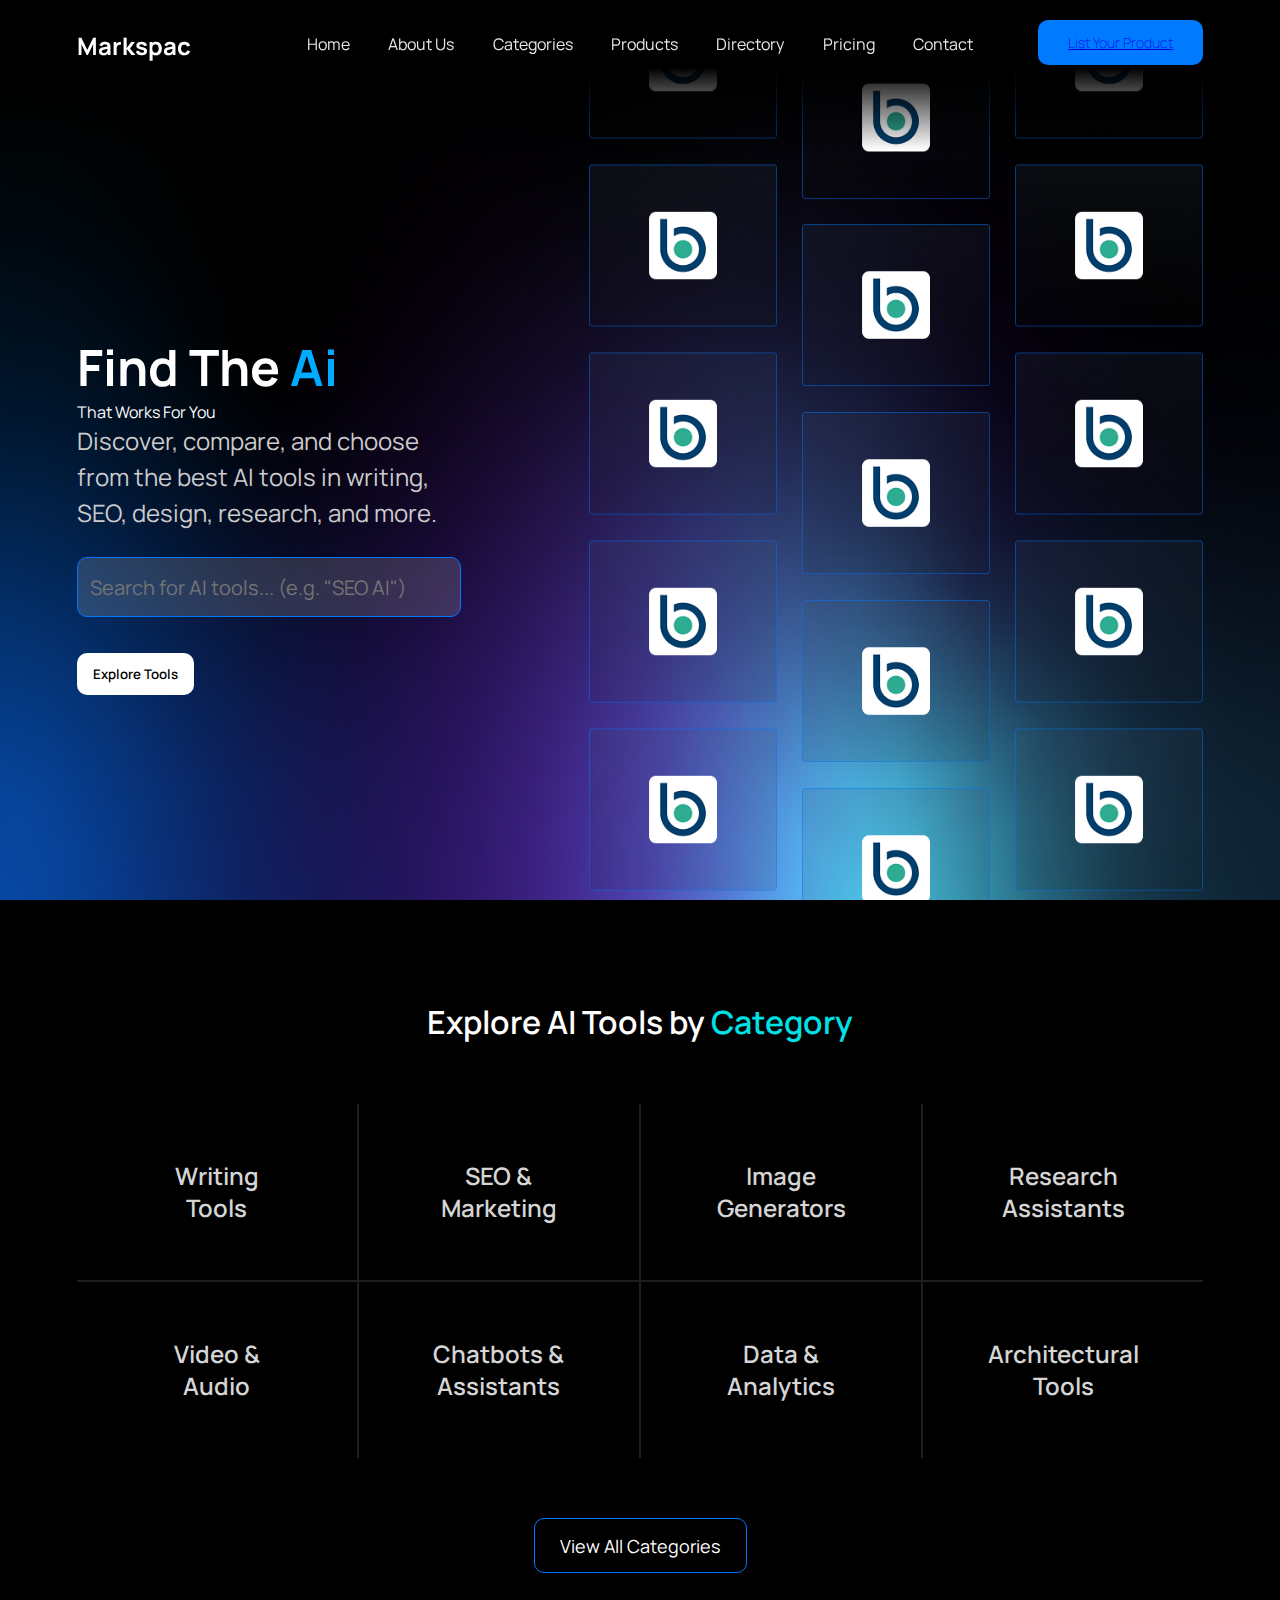
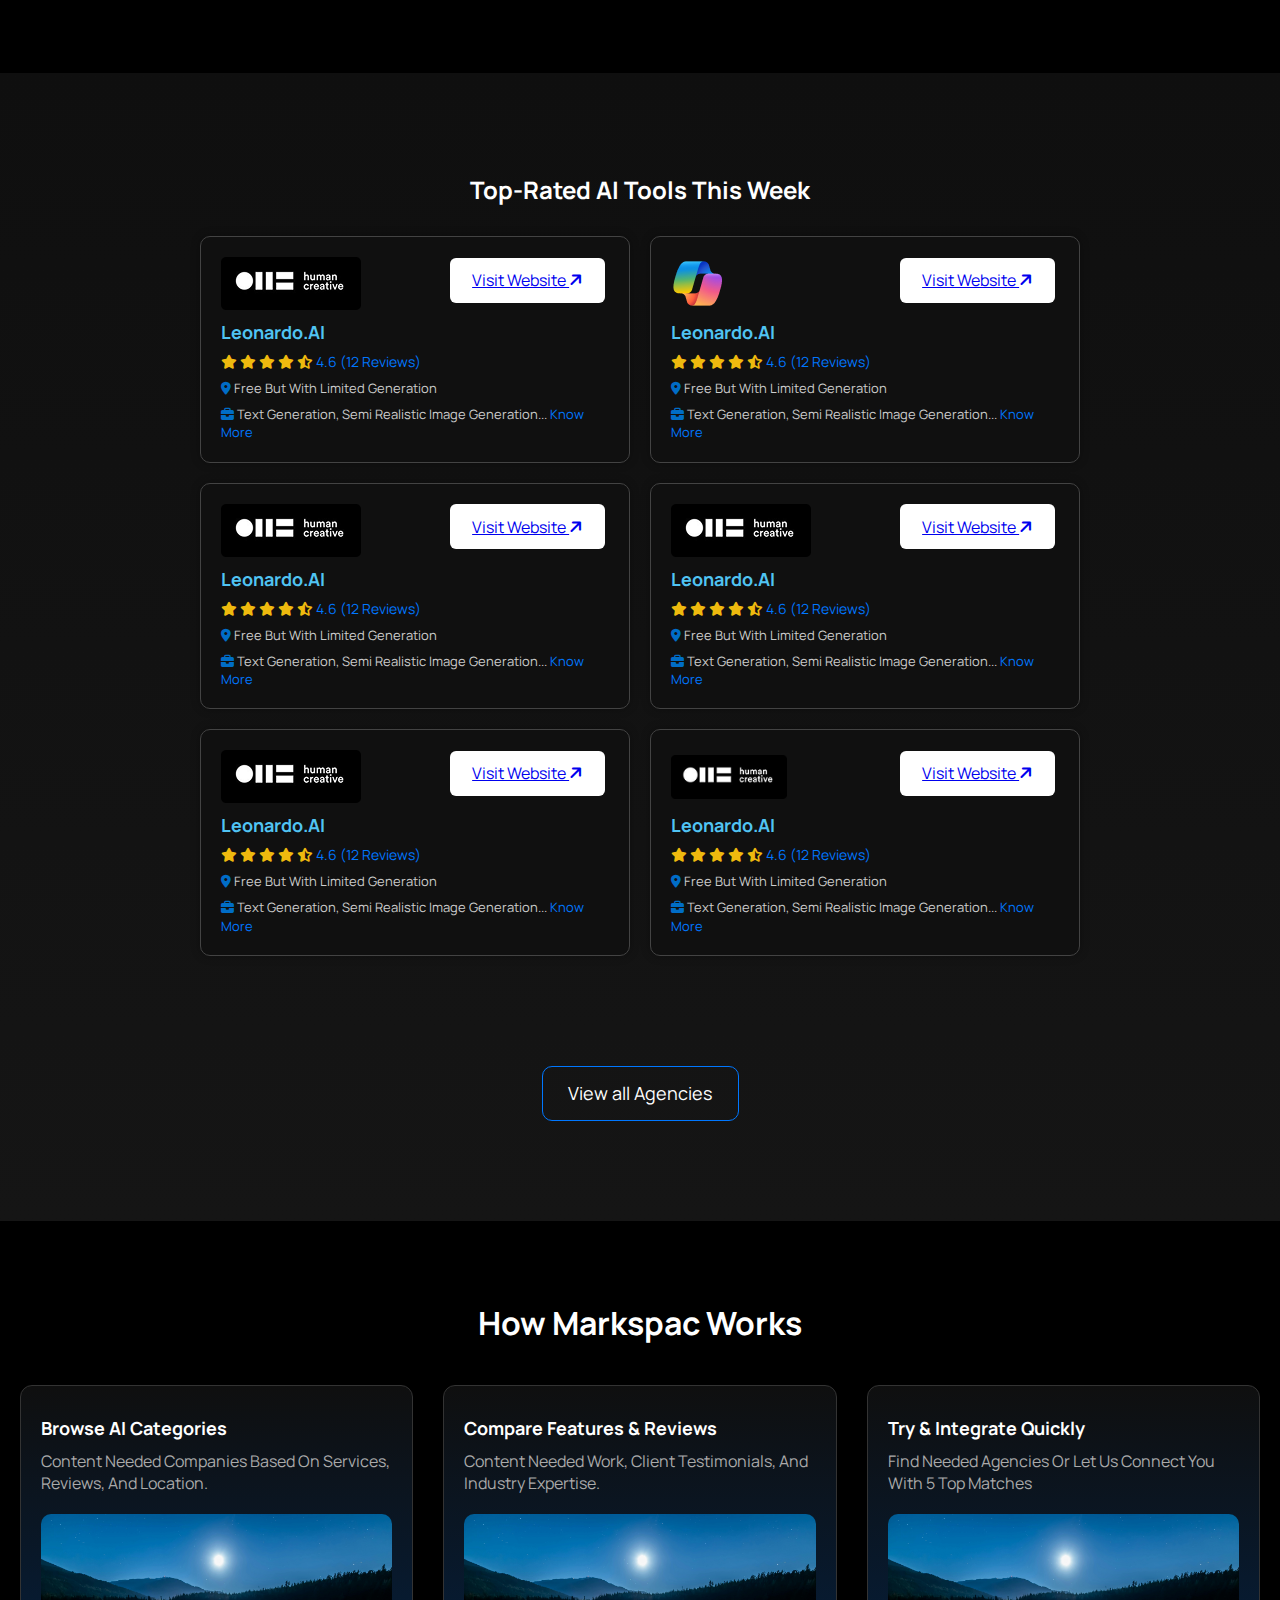
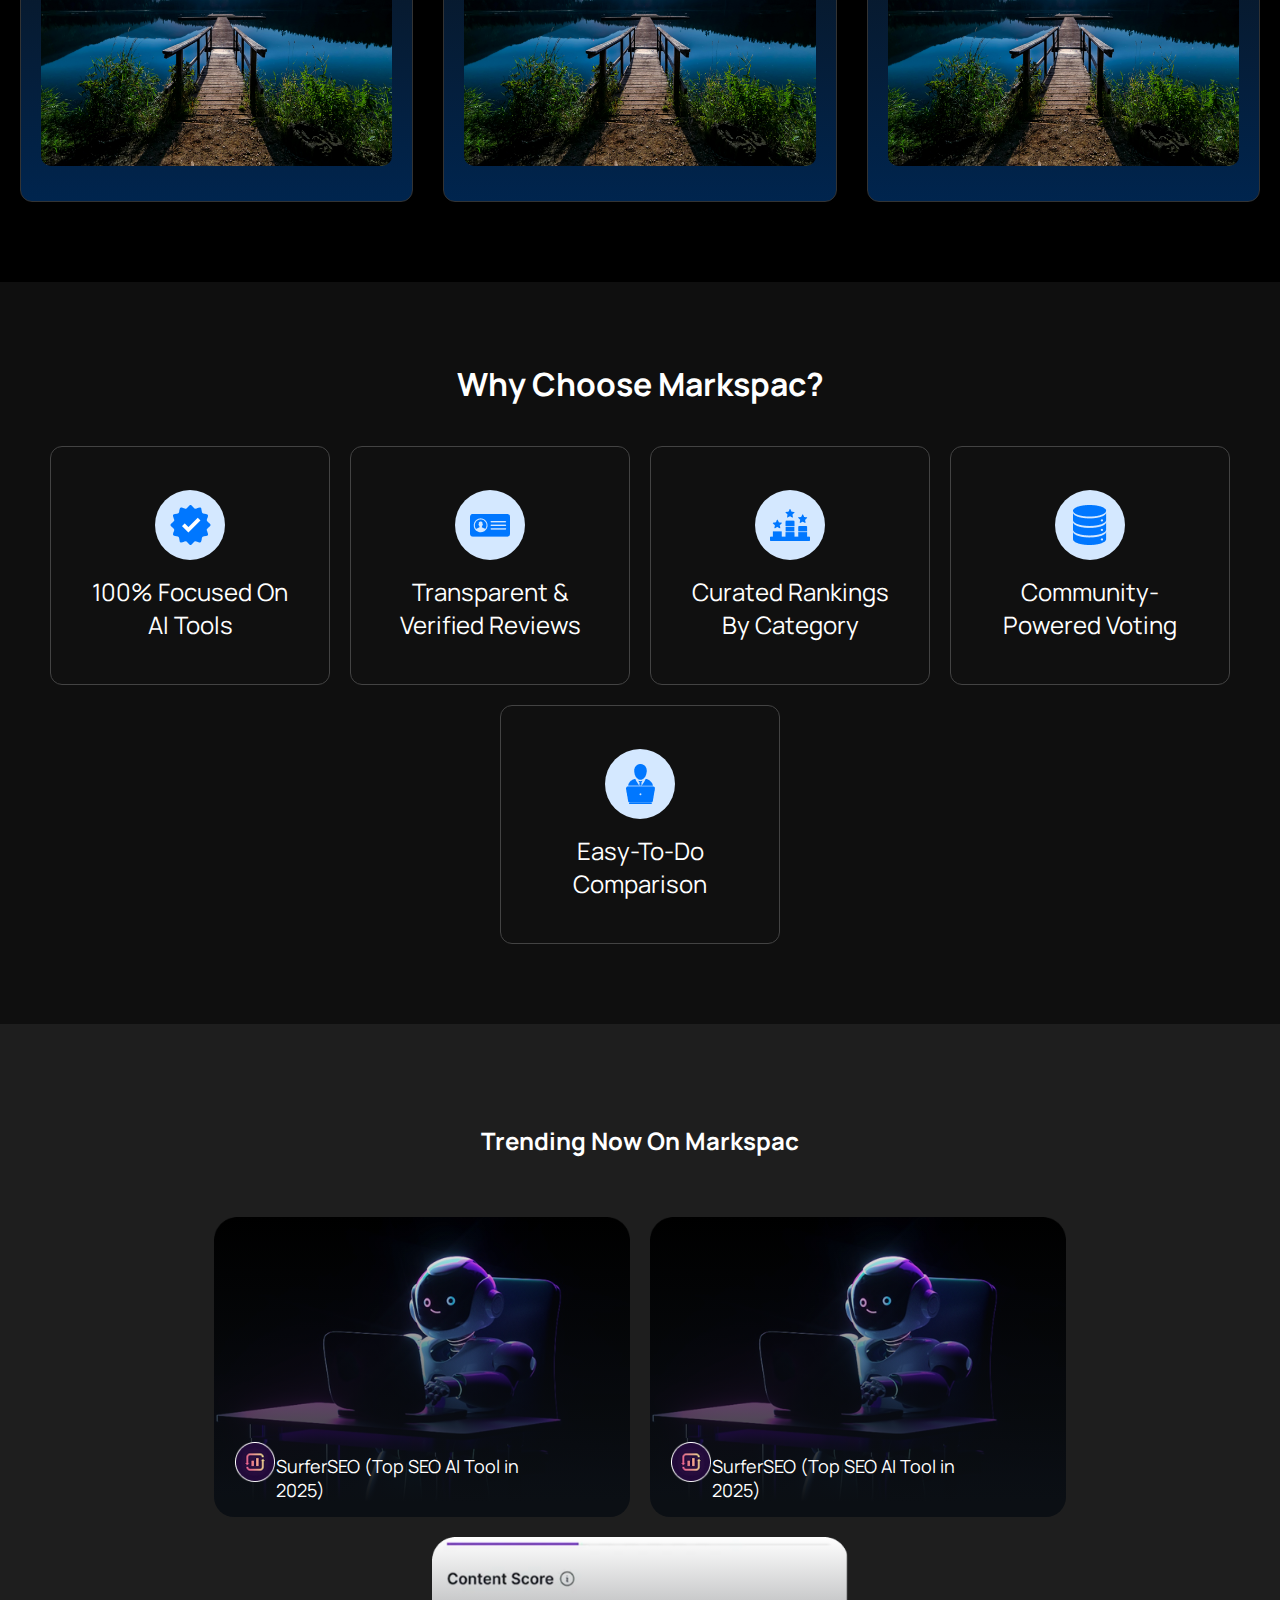
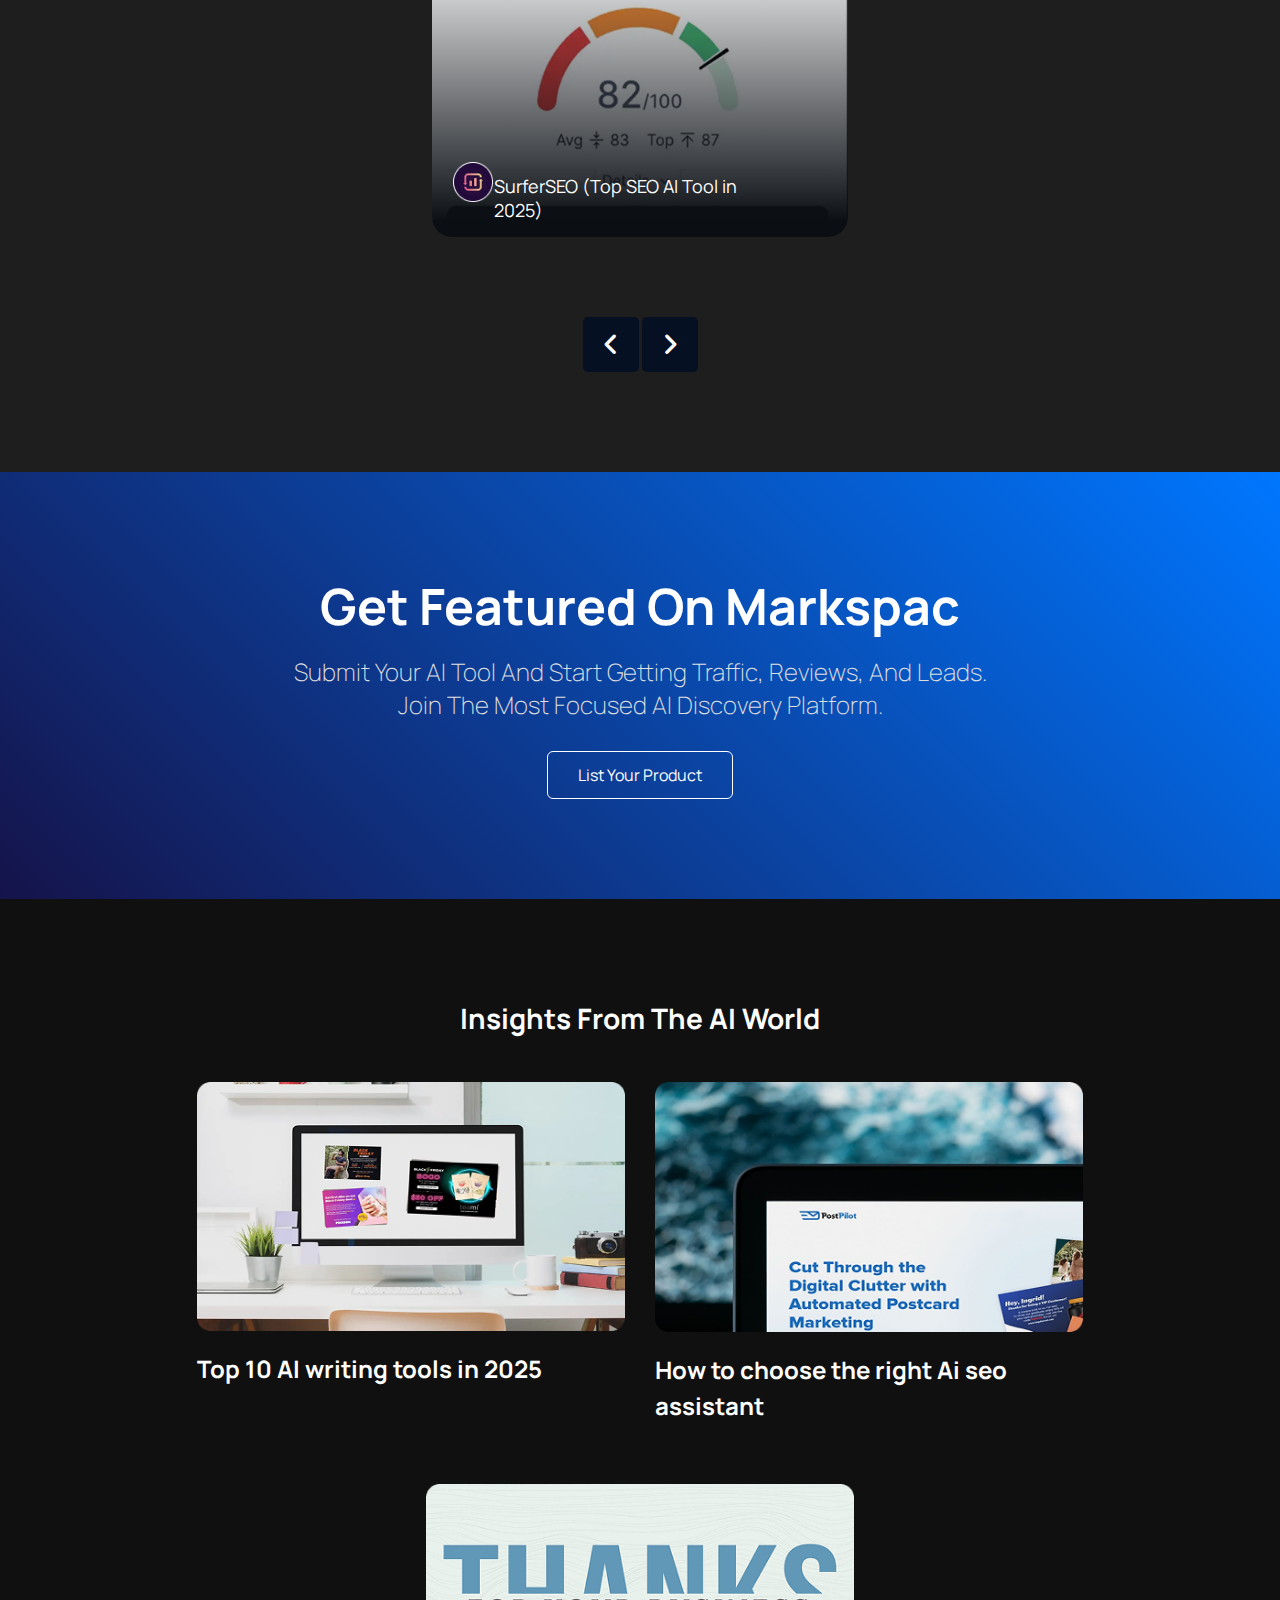
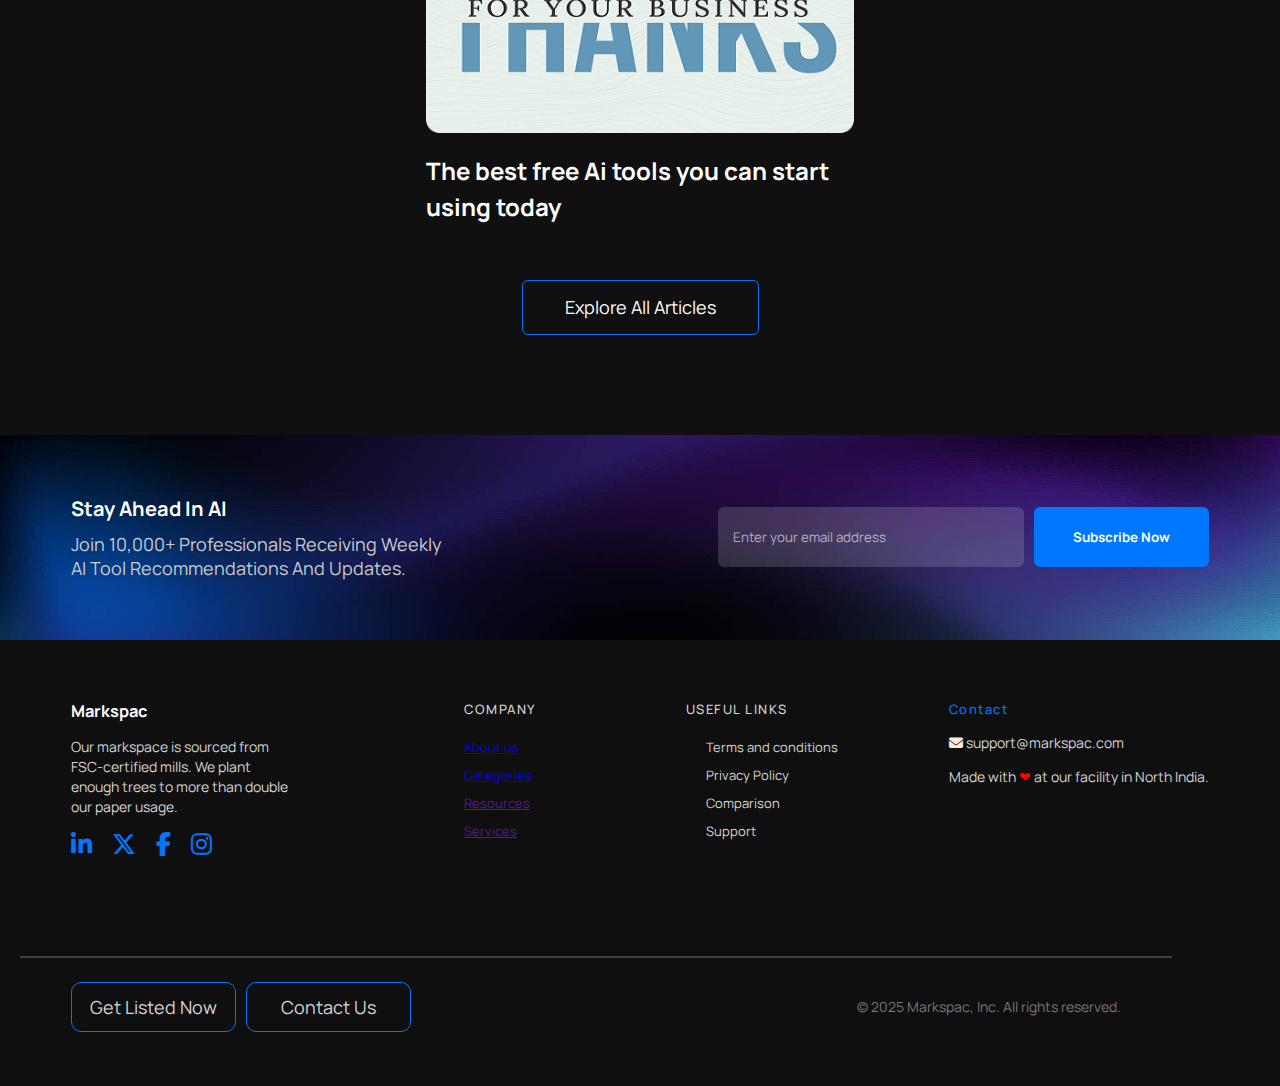
<file: index.html>
<!DOCTYPE html>
<html lang="en">

<head>
  <meta charset="UTF-8" />
  <meta name="viewport" content="width=device-width, initial-scale=1.0" />
  <link rel="stylesheet" href="https://cdnjs.cloudflare.com/ajax/libs/font-awesome/6.7.2/css/all.min.css">
  <link rel="stylesheet" href="style.css">
  <link rel="preconnect" href="https://fonts.googleapis.com">
  <link rel="preconnect" href="https://fonts.gstatic.com" crossorigin>
  <link href="https://fonts.googleapis.com/css2?family=Manrope:wght@200..800&display=swap" rel="stylesheet">
  <title>Markspac</title>

</head>

<body>
  <!-- Header + Nav -->
  <header>

    <div class="logo">Markspac</div>
    <input type="checkbox" id="toggle" hidden>
    <label for="toggle" class="hamburger">
      <span></span>
      <span></span>
      <span></span>
    </label>
    <ul class="navLinks">
      <li><a href="index.html">Home</a></li>
      <li><a href="about.html">About&nbsp;Us</a></li>
      <li><a href="category.html">Categories</a></li>
      <li><a href="#">Products</a></li>
      <li><a href="listing.html">Directory</a></li>
      <li><a href="pricing.html">Pricing</a></li>
      <li><a href="#">Contact</a></li>
    </ul>
    <button class="cta"><a href="li">List Your Product</a></button>

  </header>


  <!-- Hero Section -->
  <section class="hero">
    <div class="hero-left ">
      <h1>Find The <span>Ai</span></h1>
      <span  class="that-works">That Works For You</span>
      <p>Discover, compare, and choose from the best AI tools in writing, SEO, design, research, and more.</p>
      <div class="search-bar">
        <input type="text" placeholder='Search for AI tools... (e.g. "SEO AI")'>

        <button>Explore Tools</button>
      </div>
    </div>
    <div class="hero-right">

      <div class="marquee-scroll-first">
        <div class="scroll-content">
          <!-- 1st Set of Images -->
          <img src="images/div (2).png" alt="">
          <img src="images/div (2).png" alt="">
          <img src="images/div (2).png" alt="">
          <img src="images/div (2).png" alt="">
          <img src="images/div (2).png" alt="">
          <img src="images/div (2).png" alt="">
          <img src="images/div (2).png" alt="">
          <img src="images/div (2).png" alt="">
          <img src="images/div (2).png" alt="">

          <!-- 2nd Set (duplicated for smooth looping) -->
          <img src="images/div (2).png" alt="">
          <img src="images/div (2).png" alt="">
          <img src="images/div (2).png" alt="">
          <img src="images/div (2).png" alt="">
          <img src="images/div (2).png" alt="">
          <img src="images/div (2).png" alt="">
          <img src="images/div (2).png" alt="">
          <img src="images/div (2).png" alt="">
          <img src="images/div (2).png" alt="">

        </div>

      </div>
      <div class="marquee-scroll-second">
        <div class="scroll-content">
          <!-- 1st Set of Images -->
          <img src="images/div (2).png" alt="">
          <img src="images/div (2).png" alt="">
          <img src="images/div (2).png" alt="">
          <img src="images/div (2).png" alt="">
          <img src="images/div (2).png" alt="">
          <img src="images/div (2).png" alt="">
          <img src="images/div (2).png" alt="">
          <img src="images/div (2).png" alt="">
          <img src="images/div (2).png" alt="">

          <!-- 2nd Set (duplicated for smooth looping) -->
          <img src="images/div (2).png" alt="">
          <img src="images/div (2).png" alt="">
          <img src="images/div (2).png" alt="">
          <img src="images/div (2).png" alt="">
          <img src="images/div (2).png" alt="">
          <img src="images/div (2).png" alt="">
          <img src="images/div (2).png" alt="">
          <img src="images/div (2).png" alt="">
          <img src="images/div (2).png" alt="">

        </div>
      </div>
      <div class="marquee-scroll-third">
        <div class="scroll-content">
          <!-- 1st Set of Images -->
          <img src="images/div (2).png" alt="">
          <img src="images/div (2).png" alt="">
          <img src="images/div (2).png" alt="">
          <img src="images/div (2).png" alt="">
          <img src="images/div (2).png" alt="">
          <img src="images/div (2).png" alt="">
          <img src="images/div (2).png" alt="">
          <img src="images/div (2).png" alt="">
          <img src="images/div (2).png" alt="">

          <!-- 2nd Set (duplicated for smooth looping) -->
          <img src="images/div (2).png" alt="">
          <img src="images/div (2).png" alt="">
          <img src="images/div (2).png" alt="">
          <img src="images/div (2).png" alt="">
          <img src="images/div (2).png" alt="">
          <img src="images/div (2).png" alt="">
          <img src="images/div (2).png" alt="">
          <img src="images/div (2).png" alt="">
          <img src="images/div (2).png" alt="">

        </div>
      </div>
    </div>
    <script>
      function startVerticalMarquee(containerSelector, speed = 1, direction = 'up') {
        const container = document.querySelector(containerSelector);
        const content = container.querySelector('.scroll-content');

        // Duplicate content for seamless looping
        content.innerHTML += content.innerHTML;

        let scrollY = 0;

        function animate() {
          if (direction === 'up') {
            scrollY += speed;
            if (scrollY >= content.scrollHeight / 2) scrollY = 0;
            content.style.transform = `translateY(-${scrollY}px)`;
          } else if (direction === 'down') {
            scrollY += speed;
            if (scrollY >= content.scrollHeight / 2) scrollY = 0;
            content.style.transform = `translateY(${scrollY - content.scrollHeight / 2}px)`;
          }

          requestAnimationFrame(animate);
        }

        animate();
      }

      // First and third go up
      startVerticalMarquee('.marquee-scroll-first', 0.5, 'up');
      startVerticalMarquee('.marquee-scroll-third', 0.5, 'up');

      // Second goes down
      startVerticalMarquee('.marquee-scroll-second', 0.5, 'down');
    </script>






  </section>

  <!-- Categories -->
  <section class="categories">
    <div class="category-section">
      <h2>Explore AI Tools by <span>Category</span></h2>
      <div class="grid">
        <div class="grid-item background-color">Writing <br>Tools</div>
        <div class="grid-item background-color">SEO & <br> Marketing</div>
        <div class="grid-item background-color">Image <br> Generators</div>
        <div class="grid-item background-color">Research <br> Assistants</div>
        <div class="grid-item background-color">Video & <br> Audio</div>
        <div class="grid-item background-color">Chatbots & <br>Assistants</div>
        <div class="grid-item background-color">Data & <br>Analytics</div>
        <div class="grid-item background-color">Architectural <br>Tools</div>
      </div>

      <div class="view-btn-div">
        <button class="view-btn">View All Categories</button>
      </div>
    </div>
    <script>
      const boxes = document.querySelectorAll('.background-color');

      // Add click event to each box
      boxes.forEach((box) => {
        box.addEventListener('click', (e) => {
          e.stopPropagation(); // Prevents event from bubbling to body
          boxes.forEach(b => b.classList.remove('clicked')); // Remove from all
          box.classList.add('clicked'); // Add to clicked one
        });
      });

      // If clicked anywhere outside the boxes, remove all clicked classes
      document.body.addEventListener('click', () => {
        boxes.forEach(b => b.classList.remove('clicked'));
      });
    </script>
  </section>
  <!-- categories end -->


  <!-- Tool Card -->
  <section class="tools-section">
    <h2 class="tools-heading">
      <span>Top-Rated</span> AI Tools This Week
    </h2>
    <div class="tools-grid">
      <div class="tool-card expandable">
        <div style="width: 100%; position: relative; display: flex;">
          <img src="images/image.png" alt="Tool Logo" >
          <button class="visit-btn" ><a href="tool-desc.html">Visit Website <i style="transform: rotate(-45deg);"
              class="fa-solid fa-arrow-right"></i></a></button>
        </div>
        <div class="tool-info">
          <div class="tool-top">
            <strong style="color:  #50c4f3; font-size: 18px;">Leonardo.AI</strong>

          </div>
          <div class="tool-rating">
            <span class="full-stars"><i class="fa-solid fa-star"></i></span>
            <span class="full-stars"><i class="fa-solid fa-star"></i></span>
            <span class="full-stars"><i class="fa-solid fa-star"></i></span>
            <span class="full-stars"><i class="fa-solid fa-star"></i></span>
            <span class="half-stars"><i class="fa-solid fa-star-half-stroke"></i></span>
            <span style="color: #0077ff;">4.6 (12 Reviews)</span>
          </div>
          <p class="tool-location"><i class="fa-solid fa-location-dot"></i> Free But With Limited Generation</p>
          <p class="tool-services short-text">
            <i class="fa-solid fa-briefcase"></i> Text Generation, Semi Realistic Image Generation...
            <a href="#" class="toggle-text">Know More</a>
          </p>
          <p class="tool-services full-text" style="display:none;">
            <i class="fa-solid fa-briefcase"></i> Text Generation, Semi Realistic Image Generation, Advanced Style
            Transfer, AI-based Lighting Control, Scene Composition and Inpainting.
            <a href="#" class="toggle-text">Know Less</a>
          </p>
        </div>
      </div>
      <div class="tool-card expandable">
        <div style="width: 100%; position: relative; display: flex;">
          <img src="images/microsoft-copilot-logo_svgstack_com_28111751049833 1 (2).png" alt="Tool Logo"
            >
          <button class="visit-btn" ><a href="tool-desc.html">Visit Website <i style="transform: rotate(-45deg);"
              class="fa-solid fa-arrow-right"></i></a></button>
        </div>
        <div class="tool-info">
          <div class="tool-top">
            <strong style="color:  #50c4f3; font-size: 18px;">Leonardo.AI</strong>

          </div>
          <div class="tool-rating">
            <span class="full-stars"><i class="fa-solid fa-star"></i></span>
            <span class="full-stars"><i class="fa-solid fa-star"></i></span>
            <span class="full-stars"><i class="fa-solid fa-star"></i></span>
            <span class="full-stars"><i class="fa-solid fa-star"></i></span>
            <span class="half-stars"><i class="fa-solid fa-star-half-stroke"></i></span>
            <span style="color: #0077ff;">4.6 (12 Reviews)</span>
          </div>
          <p class="tool-location"><i class="fa-solid fa-location-dot"></i> Free But With Limited Generation</p>
          <p class="tool-services short-text">
            <i class="fa-solid fa-briefcase"></i> Text Generation, Semi Realistic Image Generation...
            <a href="#" class="toggle-text">Know More</a>
          </p>
          <p class="tool-services full-text" style="display:none;">
            <i class="fa-solid fa-briefcase"></i> Text Generation, Semi Realistic Image Generation, Advanced Style
            Transfer, AI-based Lighting Control, Scene Composition and Inpainting.
            <a href="#" class="toggle-text">Know Less</a>
          </p>
        </div>
      </div>
      <div class="tool-card expandable">
        <div style="width: 100%; position: relative; display: flex;">
            <img src="images/image.png" alt="Tool Logo" >
          <button class="visit-btn" ><a href="tool-desc.html">Visit Website <i style="transform: rotate(-45deg);"
              class="fa-solid fa-arrow-right"></i></a></button>
        </div>
        <div class="tool-info">
          <div class="tool-top">
            <strong style="color:  #50c4f3; font-size: 18px;">Leonardo.AI</strong>

          </div>
          <div class="tool-rating">
            <span class="full-stars"><i class="fa-solid fa-star"></i></span>
            <span class="full-stars"><i class="fa-solid fa-star"></i></span>
            <span class="full-stars"><i class="fa-solid fa-star"></i></span>
            <span class="full-stars"><i class="fa-solid fa-star"></i></span>
            <span class="half-stars"><i class="fa-solid fa-star-half-stroke"></i></span>
            <span style="color: #0077ff;">4.6 (12 Reviews)</span>
          </div>
          <p class="tool-location"><i class="fa-solid fa-location-dot"></i> Free But With Limited Generation</p>
          <p class="tool-services short-text">
            <i class="fa-solid fa-briefcase"></i> Text Generation, Semi Realistic Image Generation...
            <a href="#" class="toggle-text">Know More</a>
          </p>
          <p class="tool-services full-text" style="display:none;">
            <i class="fa-solid fa-briefcase"></i> Text Generation, Semi Realistic Image Generation, Advanced Style
            Transfer, AI-based Lighting Control, Scene Composition and Inpainting.
            <a href="#" class="toggle-text">Know Less</a>
          </p>
        </div>
      </div>
      <div class="tool-card expandable">
        <div style="width: 100%; position: relative; display: flex;">
            <img src="images/image.png" alt="Tool Logo" >
          <button class="visit-btn" ><a href="tool-desc.html">Visit Website <i style="transform: rotate(-45deg);"
              class="fa-solid fa-arrow-right"></i></a></button>
        </div>
        <div class="tool-info">
          <div class="tool-top">
            <strong style="color:  #50c4f3; font-size: 18px;">Leonardo.AI</strong>

          </div>
          <div class="tool-rating">
            <span class="full-stars"><i class="fa-solid fa-star"></i></span>
            <span class="full-stars"><i class="fa-solid fa-star"></i></span>
            <span class="full-stars"><i class="fa-solid fa-star"></i></span>
            <span class="full-stars"><i class="fa-solid fa-star"></i></span>
            <span class="half-stars"><i class="fa-solid fa-star-half-stroke"></i></span>
            <span style="color: #0077ff;">4.6 (12 Reviews)</span>
          </div>
          <p class="tool-location"><i class="fa-solid fa-location-dot"></i> Free But With Limited Generation</p>
          <p class="tool-services short-text">
            <i class="fa-solid fa-briefcase"></i> Text Generation, Semi Realistic Image Generation...
            <a href="#" class="toggle-text">Know More</a>
          </p>
          <p class="tool-services full-text" style="display:none;">
            <i class="fa-solid fa-briefcase"></i> Text Generation, Semi Realistic Image Generation, Advanced Style
            Transfer, AI-based Lighting Control, Scene Composition and Inpainting.
            <a href="#" class="toggle-text">Know Less</a>
          </p>
        </div>
      </div>
      <div class="tool-card expandable second-last-tool-card">
        <div style="width: 100%; position: relative; display: flex;">
            <img src="images/image.png" alt="Tool Logo" >
          <button class="visit-btn" ><a href="tool-desc.html">Visit Website <i style="transform: rotate(-45deg);"
              class="fa-solid fa-arrow-right"></i></a></button>
        </div>
        <div class="tool-info">
          <div class="tool-top">
            <strong style="color:  #50c4f3; font-size: 18px;">Leonardo.AI</strong>

          </div>
          <div class="tool-rating">
            <span class="full-stars"><i class="fa-solid fa-star"></i></span>
            <span class="full-stars"><i class="fa-solid fa-star"></i></span>
            <span class="full-stars"><i class="fa-solid fa-star"></i></span>
            <span class="full-stars"><i class="fa-solid fa-star"></i></span>
            <span class="half-stars"><i class="fa-solid fa-star-half-stroke"></i></span>
            <span style="color: #0077ff;">4.6 (12 Reviews)</span>
          </div>
          <p class="tool-location"><i class="fa-solid fa-location-dot"></i> Free But With Limited Generation</p>
          <p class="tool-services short-text">
            <i class="fa-solid fa-briefcase"></i> Text Generation, Semi Realistic Image Generation...
            <a href="#" class="toggle-text">Know More</a>
          </p>
          <p class="tool-services full-text" style="display:none;">
            <i class="fa-solid fa-briefcase"></i> Text Generation, Semi Realistic Image Generation, Advanced Style
            Transfer, AI-based Lighting Control, Scene Composition and Inpainting.
            <a href="#" class="toggle-text">Know Less</a>
          </p>
        </div>
      </div>
      <div class="tool-card expandable last-tool-card">
        <div style="width: 100%; position: relative; display: flex;">
          <img src="images/image.png" alt="Tool Logo" style="float: left; width: 30%;">
          <button class="visit-btn" style="float: left;"><a href="tool-desc.html">Visit Website <i style="transform: rotate(-45deg);"
              class="fa-solid fa-arrow-right"></i></a></button>
        </div>
        <div class="tool-info">
          <div class="tool-top">
            <strong style="color:  #50c4f3; font-size: 18px;">Leonardo.AI</strong>

          </div>
          <div class="tool-rating">
            <span class="full-stars"><i class="fa-solid fa-star"></i></span>
            <span class="full-stars"><i class="fa-solid fa-star"></i></span>
            <span class="full-stars"><i class="fa-solid fa-star"></i></span>
            <span class="full-stars"><i class="fa-solid fa-star"></i></span>
            <span class="half-stars"><i class="fa-solid fa-star-half-stroke"></i></span>
            <span style="color: #0077ff;">4.6 (12 Reviews)</span>
          </div>
          <p class="tool-location"><i class="fa-solid fa-location-dot"></i> Free But With Limited Generation</p>
          <p class="tool-services short-text">
            <i class="fa-solid fa-briefcase"></i> Text Generation, Semi Realistic Image Generation...
            <a href="#" class="toggle-text">Know More</a>
          </p>
          <p class="tool-services full-text" style="display:none;">
            <i class="fa-solid fa-briefcase"></i> Text Generation, Semi Realistic Image Generation, Advanced Style
            Transfer, AI-based Lighting Control, Scene Composition and Inpainting.
            <a href="#" class="toggle-text">Know Less</a>
          </p>
        </div>
      </div>
    </div>
    <div>
      <button class="view-all-tools-btn">View all Agencies</button>
    </div>

    </div>

    <script>
      document.querySelectorAll('.toggle-text').forEach(link => {
        link.addEventListener('click', function (e) {
          e.preventDefault();
          const card = this.closest('.tool-card');
          const shortText = card.querySelector('.short-text');
          const fullText = card.querySelector('.full-text');

          if (shortText.style.display !== 'none') {
            shortText.style.display = 'none';
            fullText.style.display = 'block';
            card.style.height = 'auto';
          } else {
            shortText.style.display = 'block';
            fullText.style.display = 'none';
            card.style.height = '';
          }
        });
      });
    </script>
  </section>

  <!-- --tool cardEnd--- -->
  <!-- -----How works ------ -->
  <section class="how-it-works">
    <h2 class="how-heading">How Markspac Works</h2>
    <div class="how-grid">
      <div class="how-card">
        <h3>Browse AI Categories</h3>
        <p class="how-sub">Content Needed Companies Based On Services,  Reviews, And Location.</p>
        <div class="how-placeholder"><img src="images/naturepro.jpg" alt="image here"></div>
      </div>
      <div class="how-card">
        <h3>Compare Features & Reviews</h3>
        <p class="how-sub">Content Needed Work, Client Testimonials, And  Industry Expertise.</p>
        <div class="how-placeholder"><img src="images/naturepro.jpg" alt="image here"></div>
      </div>
      <div class="how-card">
        <h3>Try & Integrate Quickly</h3>
        <p class="how-sub">Find Needed Agencies Or Let Us Connect You With  5 Top Matches</p>
        <div class="how-placeholder"><img src="images/naturepro.jpg" alt="image here"></div>
      </div>
    </div>

  </section>
  <!-- end -->

  <!-- why section -->
  <section class="why-markspac">
    <h2 class="why-heading">Why Choose Markspac?</h2>
    <div class="why-grid">
      <div class="why-card">
        <div class="icon-div">
          <img src="images/Group (3).png" alt="">
        </div>
        <p>100% Focused On <br>AI Tools</p>
      </div>
      <div class="why-card">
        <div class="icon-div">
          <img src="images/Group.png" alt="">
        </div>
        <p>Transparent & <br>Verified Reviews</p>
      </div>
      <div class="why-card">
        <div class="icon-div">
          <img src="images/Group 30.png" alt="">
        </div>
        <p>Curated Rankings <br>By Category</p>
      </div>
      <div class="why-card">
        <div class="icon-div">
          <img src="images/Group (1).png" alt="">
        </div>
        <p>Community- <br>Powered Voting</p>
      </div>
      <div class="why-card">
        <div class="icon-div">
          <img src="images/Group (2).png" alt="">
        </div>
        <p>Easy-To-Do <br> Comparison</p>
      </div>
    </div>
  </section>
  <!-- why section ends -->
  <!-- trending section -->
  <section class="trending-section ">
    <h2 class="trending-title">Trending Now On Markspac</h2>
    <div class="slider-wrapper">
      <div class="outer-slider" id="outerSlider">
        <div class="slider-item">

          <div class="image-slider-int-carousal">
            <div class="gradient-color"></div>

            <img class="carousal-inside-icon" src="images/Group 21.png" alt="">

            <p class="carousal-inside-para">SurferSEO
              (Top SEO AI Tool in 2025)</p>
            <div class="slider-track">
              <img src="images/Rectangle 121.png" alt="">
            </div>
          </div>
          <div class="image-slider-int-carousal">

            <div class="gradient-color"></div>

            <img class="carousal-inside-icon" src="images/Group 21.png" alt="">

            <p class="carousal-inside-para">SurferSEO
              (Top SEO AI Tool in 2025)</p>

            <div class="slider-track">
              <img src="images/Rectangle 119 (1).png" alt="">
            </div>
          </div>
          <div class="image-slider-int-carousal">
            <div class="gradient-color"></div>

            <img class="carousal-inside-icon" src="images/Group 21.png" alt="">

            <p class="carousal-inside-para">SurferSEO
              (Top SEO AI Tool in 2025)</p>
            <div class="slider-track">
             <img src="images/Rectangle 121.png" alt="">
            </div>
          </div>
        </div>

        <div class="slider-item">
          <div class="image-slider-int-carousal">
            <div class="gradient-color"></div>

            <img class="carousal-inside-icon" src="images/Group 21.png" alt="">

            <p class="carousal-inside-para">SurferSEO
              (Top SEO AI Tool in 2025)</p>
            <div class="slider-track">
              <img src="images/Rectangle 119 (1).png" alt="">
            </div>
          </div>
          <div class="image-slider-int-carousal">
            <div class="gradient-color"></div>

            <img class="carousal-inside-icon" src="images/Group 21.png" alt="">

            <p class="carousal-inside-para">SurferSEO
              (Top SEO AI Tool in 2025)</p>
            <div class="slider-track">
              <img src="images/Rectangle 119 (1).png" alt="">
            </div>
          </div>
          <div class="image-slider-int-carousal">
            <div class="gradient-color"></div>

            <img class="carousal-inside-icon" src="images/Group 21.png" alt="">

            <p class="carousal-inside-para">SurferSEO
              (Top SEO AI Tool in 2025)</p>
            <div class="slider-track">
             <img src="images/Rectangle 121.png" alt="">
            </div>
          </div>
        </div>

        <div class="slider-item">
          <div class="image-slider-int-carousal">
            <div class="gradient-color"></div>

            <img class="carousal-inside-icon" src="images/Group 21.png" alt="">

            <p class="carousal-inside-para">SurferSEO
              (Top SEO AI Tool in 2025)</p>
            <div class="slider-track">
             <img src="images/Rectangle 140.png" alt="">
            </div>
          </div>
          <div class="image-slider-int-carousal">
            <div class="gradient-color"></div>

            <img class="carousal-inside-icon" src="images/Group 21.png" alt="">

            <p class="carousal-inside-para">SurferSEO
              (Top SEO AI Tool in 2025)</p>
            <div class="slider-track">
              <img src="images/Rectangle 119 (1).png" alt="">
            </div>
          </div>
          <div class="image-slider-int-carousal">
            <div class="gradient-color"></div>

            <img class="carousal-inside-icon" src="images/Group 21.png" alt="">

            <p class="carousal-inside-para">SurferSEO
              (Top SEO AI Tool in 2025)</p>
            <div class="slider-track">
             <img src="images/Rectangle 121.png" alt="">
            </div>
          </div>
        </div>

        <div class="slider-item">
          <div class="image-slider-int-carousal">
            <div class="gradient-color"></div>

            <img class="carousal-inside-icon" src="images/Group 21.png" alt="">

            <p class="carousal-inside-para">SurferSEO
              (Top SEO AI Tool in 2025)</p>
            <div class="slider-track">
             <img src="images/Rectangle 140.png" alt="">
            </div>
          </div>
          <div class="image-slider-int-carousal">
            <div class="gradient-color"></div>

            <img class="carousal-inside-icon" src="images/Group 21.png" alt="">

            <p class="carousal-inside-para">SurferSEO
              (Top SEO AI Tool in 2025)</p>
            <div class="slider-track">
              <img src="images/Rectangle 119 (1).png" alt="">
            </div>
          </div>
          <div class="image-slider-int-carousal">
            <div class="gradient-color"></div>

            <img class="carousal-inside-icon" src="images/Group 21.png" alt="">

            <p class="carousal-inside-para">SurferSEO
              (Top SEO AI Tool in 2025)</p>
            <div class="slider-track">
             <img src="images/Rectangle 121.png" alt="">
            </div>
          </div>
        </div>

        <div class="slider-item">
          <div class="image-slider-int-carousal">
            <div class="gradient-color"></div>

            <img class="carousal-inside-icon" src="images/Group 21.png" alt="">

            <p class="carousal-inside-para">SurferSEO
              (Top SEO AI Tool in 2025)</p>
            <div class="slider-track">
             <img src="images/Rectangle 140.png" alt="">
            </div>
          </div>
          <div class="image-slider-int-carousal">
            <div class="gradient-color"></div>

            <img class="carousal-inside-icon" src="images/Group 21.png" alt="">

            <p class="carousal-inside-para">SurferSEO
              (Top SEO AI Tool in 2025)</p>
            <div class="slider-track">
              <img src="images/Rectangle 119 (1).png" alt="">
            </div>
          </div>
          <div class="image-slider-int-carousal">
            <div class="gradient-color"></div>

            <img class="carousal-inside-icon" src="images/Group 21.png" alt="">

            <p class="carousal-inside-para">SurferSEO
              (Top SEO AI Tool in 2025)</p>
            <div class="slider-track">
             <img src="images/Rectangle 121.png" alt="">
            </div>
          </div>
        </div>

        <div class="slider-item">
          <div class="image-slider-int-carousal">
            <div class="gradient-color"></div>

            <img class="carousal-inside-icon" src="images/Group 21.png" alt="">

            <p class="carousal-inside-para">SurferSEO
              (Top SEO AI Tool in 2025)</p>
            <div class="slider-track">
             <img src="images/Rectangle 140.png" alt="">
            </div>
          </div>
          <div class="image-slider-int-carousal">
            <div class="gradient-color"></div>

            <img class="carousal-inside-icon" src="images/Group 21.png" alt="">

            <p class="carousal-inside-para">SurferSEO
              (Top SEO AI Tool in 2025)</p>
            <div class="slider-track">
              <img src="images/Rectangle 119 (1).png" alt="">
            </div>
          </div>
          <div class="image-slider-int-carousal">
            <div class="gradient-color"></div>

            <img class="carousal-inside-icon" src="images/Group 21.png" alt="">

            <p class="carousal-inside-para">SurferSEO
              (Top SEO AI Tool in 2025)</p>
            <div class="slider-track">
             <img src="images/Rectangle 121.png" alt="">
            </div>
          </div>
        </div>
        <div class="slider-item">
          <div class="image-slider-int-carousal">
            <div class="gradient-color"></div>
            <div class="slider-arrows-int">
              <button id="prevBtn" onclick="slide(-1)"><i class="fa-solid fa-angle-left"></i></button>
              <button id="nextBtn" onclick="slide(1)"><i class="fa-solid fa-angle-right"></i></button>
            </div>

            <img class="carousal-inside-icon" src="images/Group 21.png" alt="">

            <p class="carousal-inside-para">SurferSEO
              (Top SEO AI Tool in 2025)</p>
            <div class="slider-track">
             <img src="images/Rectangle 140.png" alt="">
            </div>
          </div>
          <div class="image-slider-int-carousal">
            <div class="gradient-color"></div>

            <img class="carousal-inside-icon" src="images/Group 21.png" alt="">

            <p class="carousal-inside-para">SurferSEO
              (Top SEO AI Tool in 2025)</p>
            <div class="slider-track">
              <img src="images/Rectangle 119 (1).png" alt="">
            </div>
          </div>
          <div class="image-slider-int-carousal">
            <div class="gradient-color"></div>

            <img class="carousal-inside-icon" src="images/Group 21.png" alt="">

            <p class="carousal-inside-para">SurferSEO
              (Top SEO AI Tool in 2025)</p>
            <div class="slider-track">
             <img src="images/Rectangle 121.png" alt="">
            </div>
          </div>
        </div>
      </div>
    </div>
    <div class="slider-arrows">
      <button id="prevBtn" onclick="slide(-1)"><i class="fa-solid fa-angle-left"></i></button>
      <button id="nextBtn" onclick="slide(1)"><i class="fa-solid fa-angle-right"></i></button>
    </div>

    <script>
      const outerSlider = document.getElementById('outerSlider');
      const prevBtn = document.getElementById('prevBtn');
      const nextBtn = document.getElementById('nextBtn');

      let currentIndex = 0;
      const totalSlides = 6;

      function updateButtons() {
        prevBtn.disabled = currentIndex === 0;
        nextBtn.disabled = currentIndex === totalSlides - 1;
      }

      function slide(direction) {
        if ((direction === -1 && currentIndex === 0) ||
          (direction === 1 && currentIndex === totalSlides - 1)) return;
        currentIndex += direction;
        const translateX = -(currentIndex * 100);
        outerSlider.style.transform = `translateX(${translateX}vw)`;
        updateButtons();
      }

    </script>

  </section>
  <!-- trending section ends -->
  <!-- ----get featured --- -->
  <section class="get-featured">
    <div class="featured-container">
      <h2>Get Featured On <span>Markspac</span></h2>
      <p>Submit Your AI Tool And Start Getting Traffic, Reviews, And Leads. <br> Join The Most Focused AI Discovery
        Platform.</p>
      <button class="list-btn">List Your Product</button>
    </div>
  </section>
  <!-- get featured end -->

  <!-- ---insights--- -->
  <section class="insights">
    <h2 class="insights-heading">Insights From The AI World</h2>
    <div class="insight-cards">
      <div class="insight-card">
        <img src="images/div (3).png" alt="Article 1">
        <p>Top 10 AI writing tools in 2025</p>

      </div>
      <div class="insight-card">
        <img src="images/div (11).png" alt="Article 2">
        <p>How to choose the right Ai seo assistant</p>

      </div>
      <div class="insight-card">
        <img src="images/div (12).png" alt="Article 3">
        <p>The best free Ai tools you can start using today</p>

      </div>
    </div>
    <button class="explore-btn">Explore All Articles</button>
  </section>
  <!-- insights end -->
  <!-- newsletter starts -->
  <section class="newsletter">
    <div class="newsletter-container">
      <div class="newsletter-left">
        <h3>Stay Ahead In AI</h3>
        <p>Join 10,000+ Professionals Receiving Weekly AI Tool Recommendations And Updates.</p>
      </div>
      <div class="newsletter-right">
        <input type="email" placeholder="Enter your email address">
        <button class="subscribe-btn">Subscribe Now</button>
      </div>
    </div>
  </section>
  <!-- newsletter end -->
  <!-- footer -->
  <footer class="footer">
    <div class="footer-container">
      <div class="footer-column-left">
        <h3>Markspac</h3>
        <p>Our markspace is sourced from FSC-certified mills. We plant enough trees to more than double our paper
          usage.
        </p>
        <div class="footer-left-icons">
          <i class="fab fa-linkedin-in"></i>
          <i class="fab fa-x-twitter"></i>
          <i class="fab fa-facebook-f"></i>
          <i class="fab fa-instagram"></i>
        </div>

      </div>
      <div class="footer-column-list">
        <div class="footerList">
          <h4>COMPANY</h4>
         <ul>
            <li><a href="about.html">About us</a></li>
            <li><a href="category.html">Categories</a></li>
            <li><a href="">Resources</a></li>
            <li><a href="">Services</a></li>
          </ul>
        </div>

        <div class="footerList">
          <h4>USEFUL LINKS</h4>
          <ul>
            <li class="second-list">Terms and conditions</li>
            <li class="second-list">Privacy Policy</li>
            <li class="second-list">Comparison</li>
            <li class="second-list">Support</li>
          </ul>
        </div>
      </div>
      <div class="footer-column-right">
        <h4>Contact</h4>
        <p><i class="fa-solid fa-envelope" style="color: #ffe8dc;"></i> support@markspac.com</p>
        <p>Made with <span style="color: red;">❤</span> at our facility in North India.</p>
      </div>
</div>
    </div>
    <div class="footer-end">
      <div class="buttons-footer">
      <button class="footer-btn">Get Listed Now</button>
      <button class="footer-btn">Contact Us</button>
</div>
      <p class="footer-copy">© 2025 Markspac, Inc. All rights reserved.</p>
    </div>
    
  </footer>
  <!-- end -->
</body>

</html>
</file>
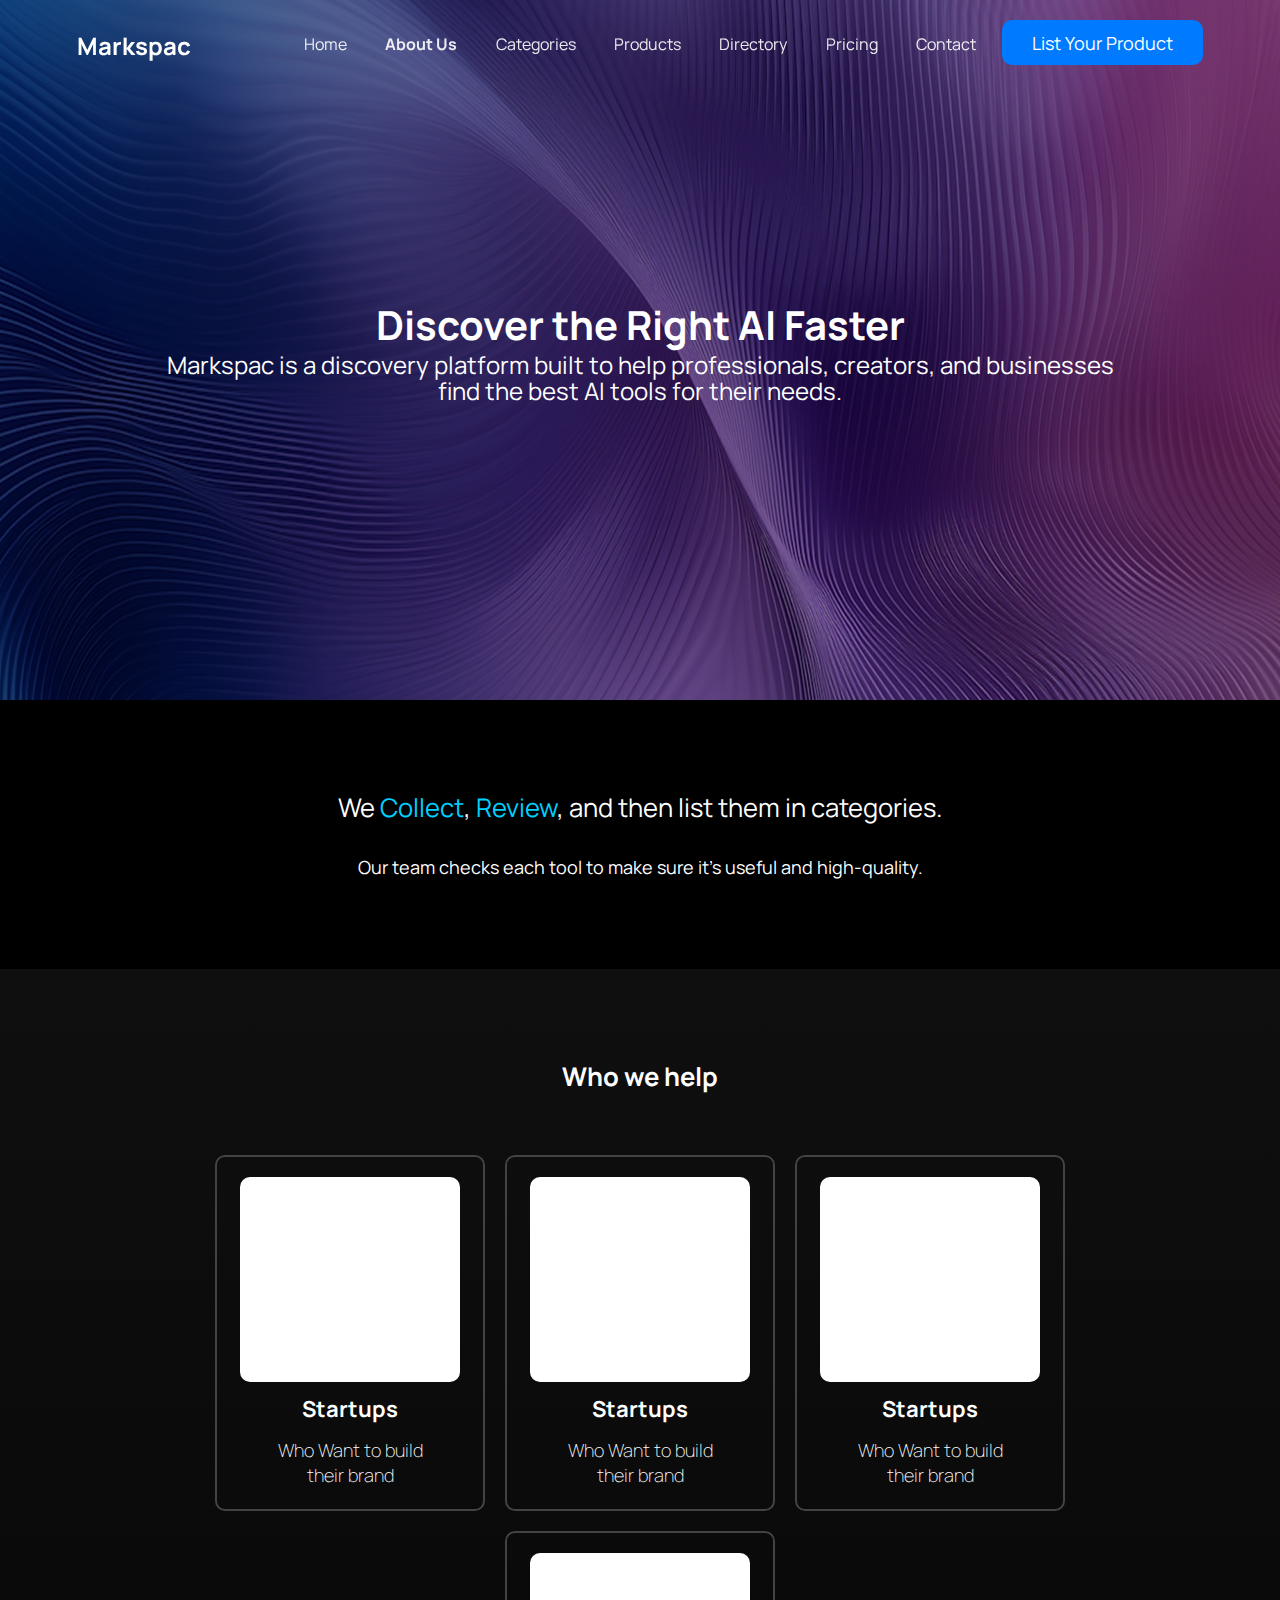
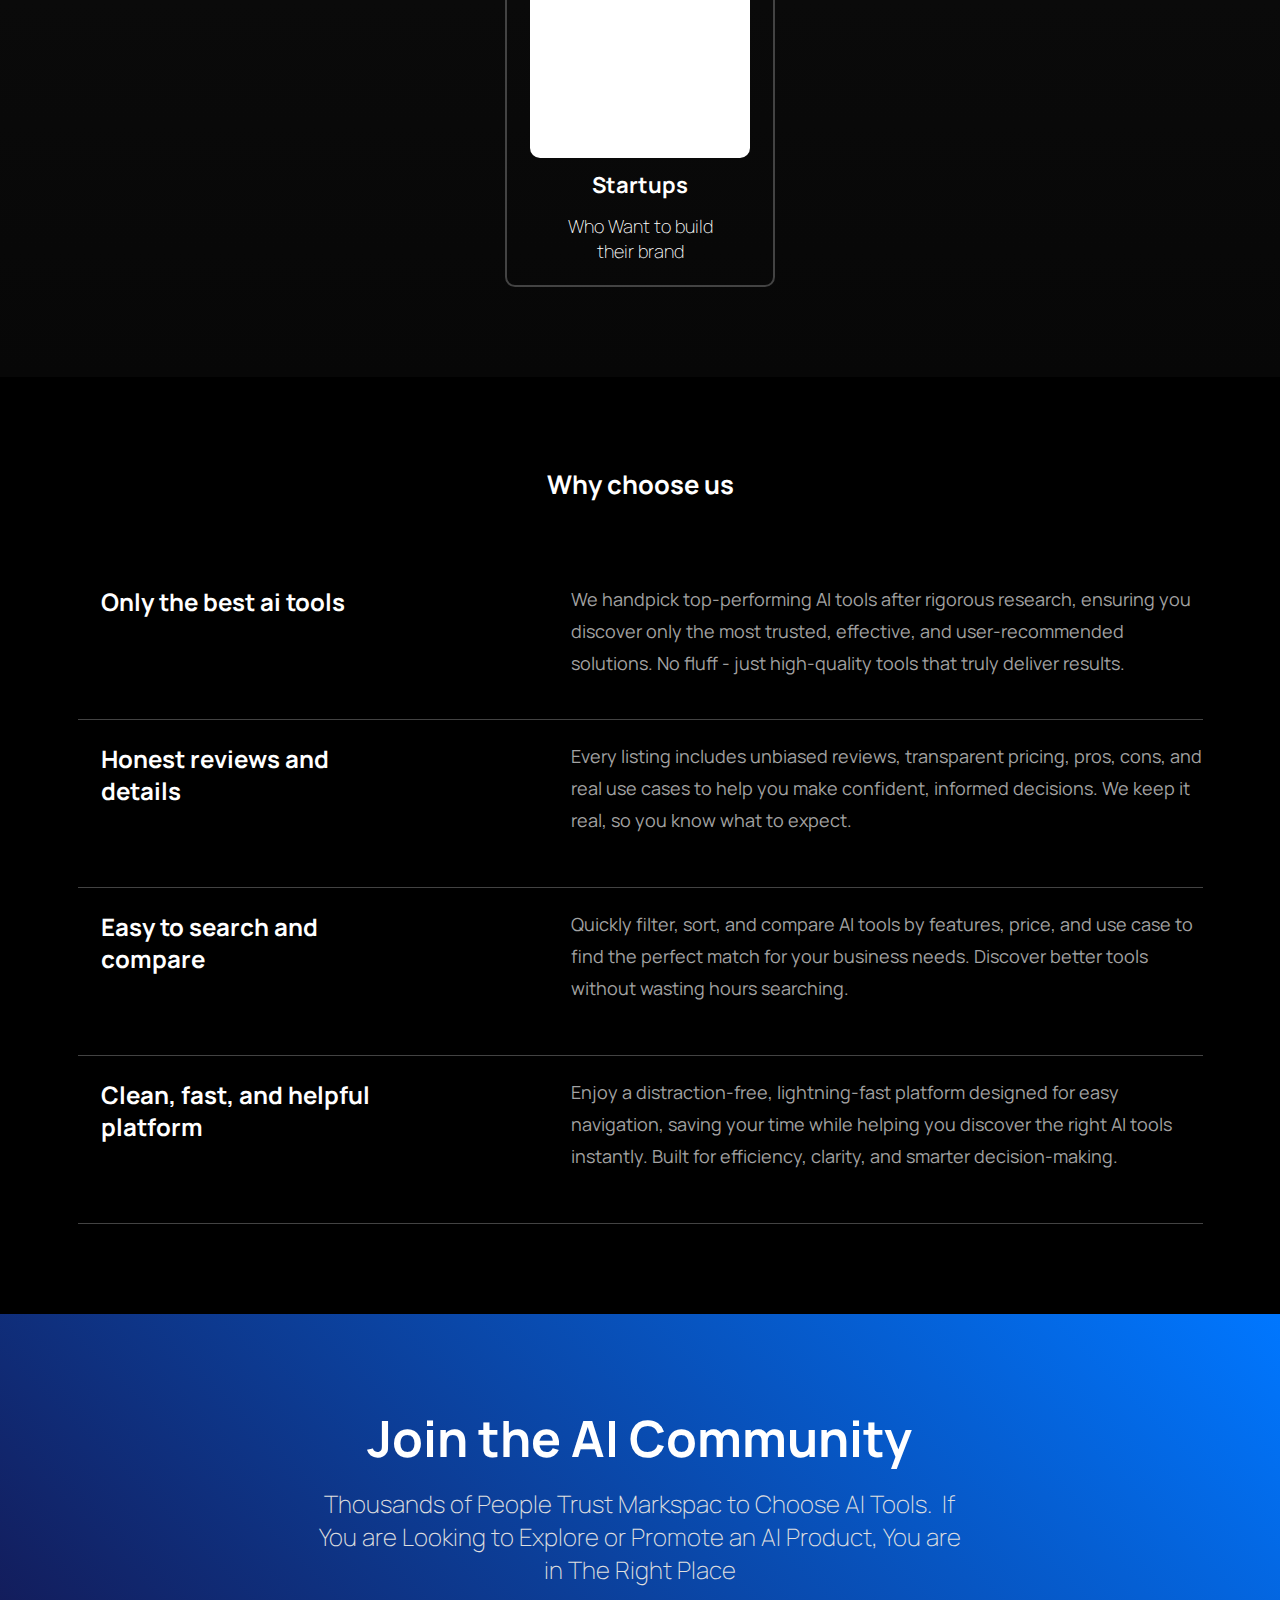
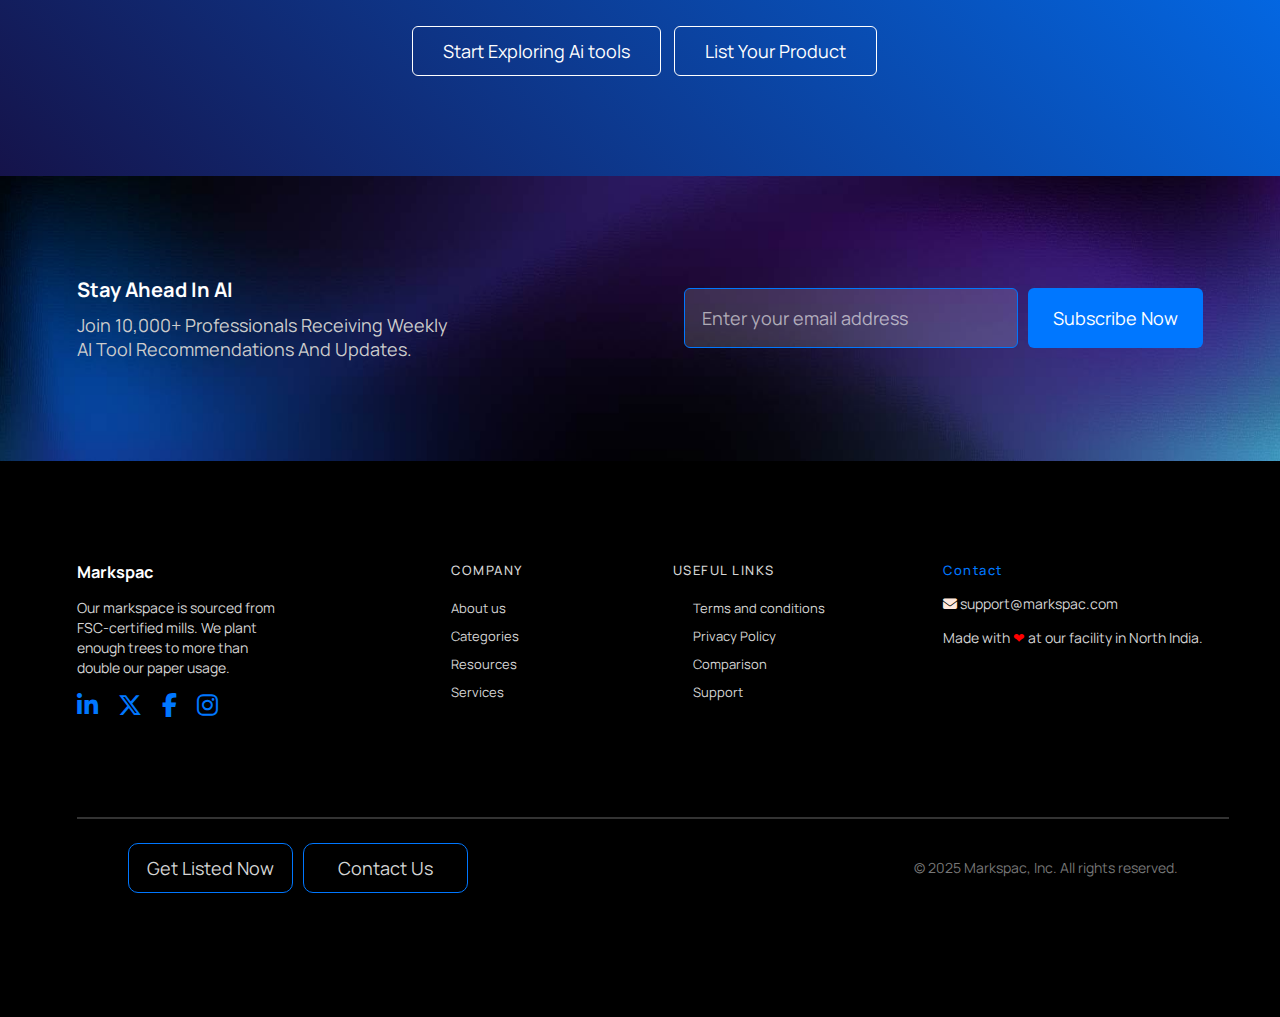
<file: about.html>
<!DOCTYPE html>
<html lang="en">

<head>
  <meta charset="UTF-8" />
  <meta name="viewport" content="width=device-width, initial-scale=1.0" />
  <link rel="stylesheet" href="https://cdnjs.cloudflare.com/ajax/libs/font-awesome/6.7.2/css/all.min.css">
  <link rel="stylesheet" href="about.css">
  <link rel="preconnect" href="https://fonts.googleapis.com">
  <link rel="preconnect" href="https://fonts.gstatic.com" crossorigin>
  <link href="https://fonts.googleapis.com/css2?family=Manrope:wght@200..800&display=swap" rel="stylesheet">
  <title>Markspac</title>

</head>

<body>
  <!-- Header + Nav -->
  <header>

    <div class="logo">Markspac</div>
    <input type="checkbox" id="toggle" hidden>
    <label for="toggle" class="hamburger">
      <span></span>
      <span></span>
      <span></span>
    </label>
    <ul class="navLinks">
      <li><a href="index.html">Home</a></li>
      <li><a href="about.html">About&nbsp;Us</a></li>
      <li><a href="category.html">Categories</a></li>
      <li><a href="#">Products</a></li>
      <li><a href="listing.html">Directory</a></li>
      <li><a href="pricing.html">Pricing</a></li>
      <li><a href="#">Contact</a></li>
    </ul>
    <button class="cta"><a href="">List Your Product</a></button>

  </header>
  <!-- hero about -->
  <section class="hero-about">

    <h1>Discover the Right AI Faster</h1>
    <p>Markspac is a discovery platform built to help professionals, creators, and businesses <br> find the best AI
      tools for their needs.</p>

  </section>
  <!-- hero end -->

  <section class="what">
    <h2>We <span>Collect</span>, <span>Review</span>, and then list them in categories.</h2>
    <p>Our team checks each tool to make sure it’s useful and high-quality.</p>
  </section>
  <section class="who-help">
    <h2>Who we help</h2>
    <div class="grid-who">
      <div class="grid-item-who">
        <div class="img-who"></div>
        <h3>Startups</h3>
        <p>Who Want to build <br>
          their brand</p>
      </div>
      <div class="grid-item-who">
        <div class="img-who"></div>
        <h3>Startups</h3>
        <p>Who Want to build <br>
          their brand</p>
      </div>
      <div class="grid-item-who">
        <div class="img-who"></div>
        <h3>Startups</h3>
        <p>Who Want to build <br>
          their brand</p>
      </div>
      <div class="grid-item-who">
        <div class="img-who"></div>
        <h3>Startups</h3>
        <p>Who Want to build <br>
          their brand</p>
      </div>

    </div>
  </section>



  <!-- what ends -->
  <!-- why choose us -->
  <section class="why-about">
    <h2>Why choose us</h2>
    <div class="why-abt-grid">
      <div class="why-item-abt">
        <div class="item-why-left">
          <p>Only the best ai tools</p>
        </div>
        <div class="item-why-right">
          <p>We handpick top-performing AI tools after rigorous research, ensuring you discover only the most trusted,
            effective, and user-recommended solutions. No fluff - just high-quality tools that truly deliver results.
          </p>
        </div>
      </div>
      <div class="why-item-abt">
        <div class="item-why-left">
          <p>
            Honest reviews and <br>details
          </p>
        </div>
        <div class="item-why-right">
          <p>
            Every listing includes unbiased reviews, transparent pricing, pros, cons, and real use cases to help you
            make confident, informed decisions. We keep it real, so you know what to expect.
          </p>
        </div>
      </div>
      <div class="why-item-abt">
        <div class="item-why-left">
          <p>
            Easy to search and <br> compare
          </p>
        </div>
        <div class="item-why-right">
          <p>
            Quickly filter, sort, and compare AI tools by features, price, and use case to find the perfect match for
            your business needs. Discover better tools without wasting hours searching.
          </p>
        </div>
      </div>
      <div class="why-item-abt">
        <div class="item-why-left">
          <p>
            Clean, fast, and helpful <br> platform
          </p>
        </div>
        <div class="item-why-right">
          <p>
            Enjoy a distraction-free, lightning-fast platform designed for easy navigation, saving your time while
            helping you discover the right AI tools instantly. Built for efficiency, clarity, and smarter
            decision-making.
          </p>
        </div>
      </div>

    </div>
  </section>

<!-- joinus  -->

  <section class="join-about">
    <div class="featured-container">
      <h2>Join the AI Community</h2>
      <p>Thousands of People Trust Markspac to Choose AI Tools.  If You are
        Looking to Explore or Promote an AI Product, You are in The Right Place</p>
    
      <button class="list-btn-abt" style="margin: 10px;">Start Exploring Ai tools</button>
      <button class="list-btn-abt">List Your Product</button>
     
    </div>
  </section>
<!-- join us ends -->


  <!-- newsletter starts -->
  <section class="newsletter">
    <div class="newsletter-container">
      <div class="newsletter-left">
        <h3>Stay Ahead In AI</h3>
        <p>Join 10,000+ Professionals Receiving Weekly AI Tool Recommendations And Updates.</p>
      </div>
      <div class="newsletter-right">
        <input type="email" placeholder="Enter your email address">
        <button class="subscribe-btn">Subscribe Now</button>
      </div>
    </div>
  </section>
  <!-- newsletter end -->
  <!-- footer -->
  <footer class="footer">
    <div class="footer-container">
      <div class="footer-column-left">
        <h3>Markspac</h3>
        <p>Our markspace is sourced from FSC-certified mills. We plant enough trees to more than double our paper
          usage.
        </p>
        <div class="footer-left-icons">
          <i class="fab fa-linkedin-in"></i>
          <i class="fab fa-x-twitter"></i>
          <i class="fab fa-facebook-f"></i>
          <i class="fab fa-instagram"></i>
        </div>

      </div>
      <div class="footer-column-list">
        <div class="footerList">
          <h4>COMPANY</h4>
            <ul>
            <li><a href="about.html">About us</a></li>
            <li><a href="category.html">Categories</a></li>
            <li><a href="">Resources</a></li>
            <li><a href="">Services</a></li>
          </ul>
        </div>

        <div class="footerList">
          <h4>USEFUL LINKS</h4>
          <ul>
            <li class="second-list">Terms and conditions</li>
            <li class="second-list">Privacy Policy</li>
            <li class="second-list">Comparison</li>
            <li class="second-list">Support</li>
          </ul>
        </div>
      </div>
      <div class="footer-column-right">
        <h4>Contact</h4>
        <p><i class="fa-solid fa-envelope" style="color: #ffe8dc;"></i> support@markspac.com</p>
        <p>Made with <span style="color: red;">❤</span> at our facility in North India.</p>
      </div>
    </div>
    </div>
    <div class="footer-end">
      <div class="buttons-footer">
        <button class="footer-btn">Get Listed Now</button>
        <button class="footer-btn">Contact Us</button>
      </div>
      <p class="footer-copy">© 2025 Markspac, Inc. All rights reserved.</p>
    </div>

  </footer>
  <!-- nav scroll effect -->
  <script>
    const header = document.querySelector("header");

    window.addEventListener("scroll", () => {
      if (window.scrollY > 700) {
        header.classList.add("scrolled");
      } else {
        header.classList.remove("scrolled");
      }
    });
  </script>
  <!-- nav scroll effect -->

</body>

</html>
</file>
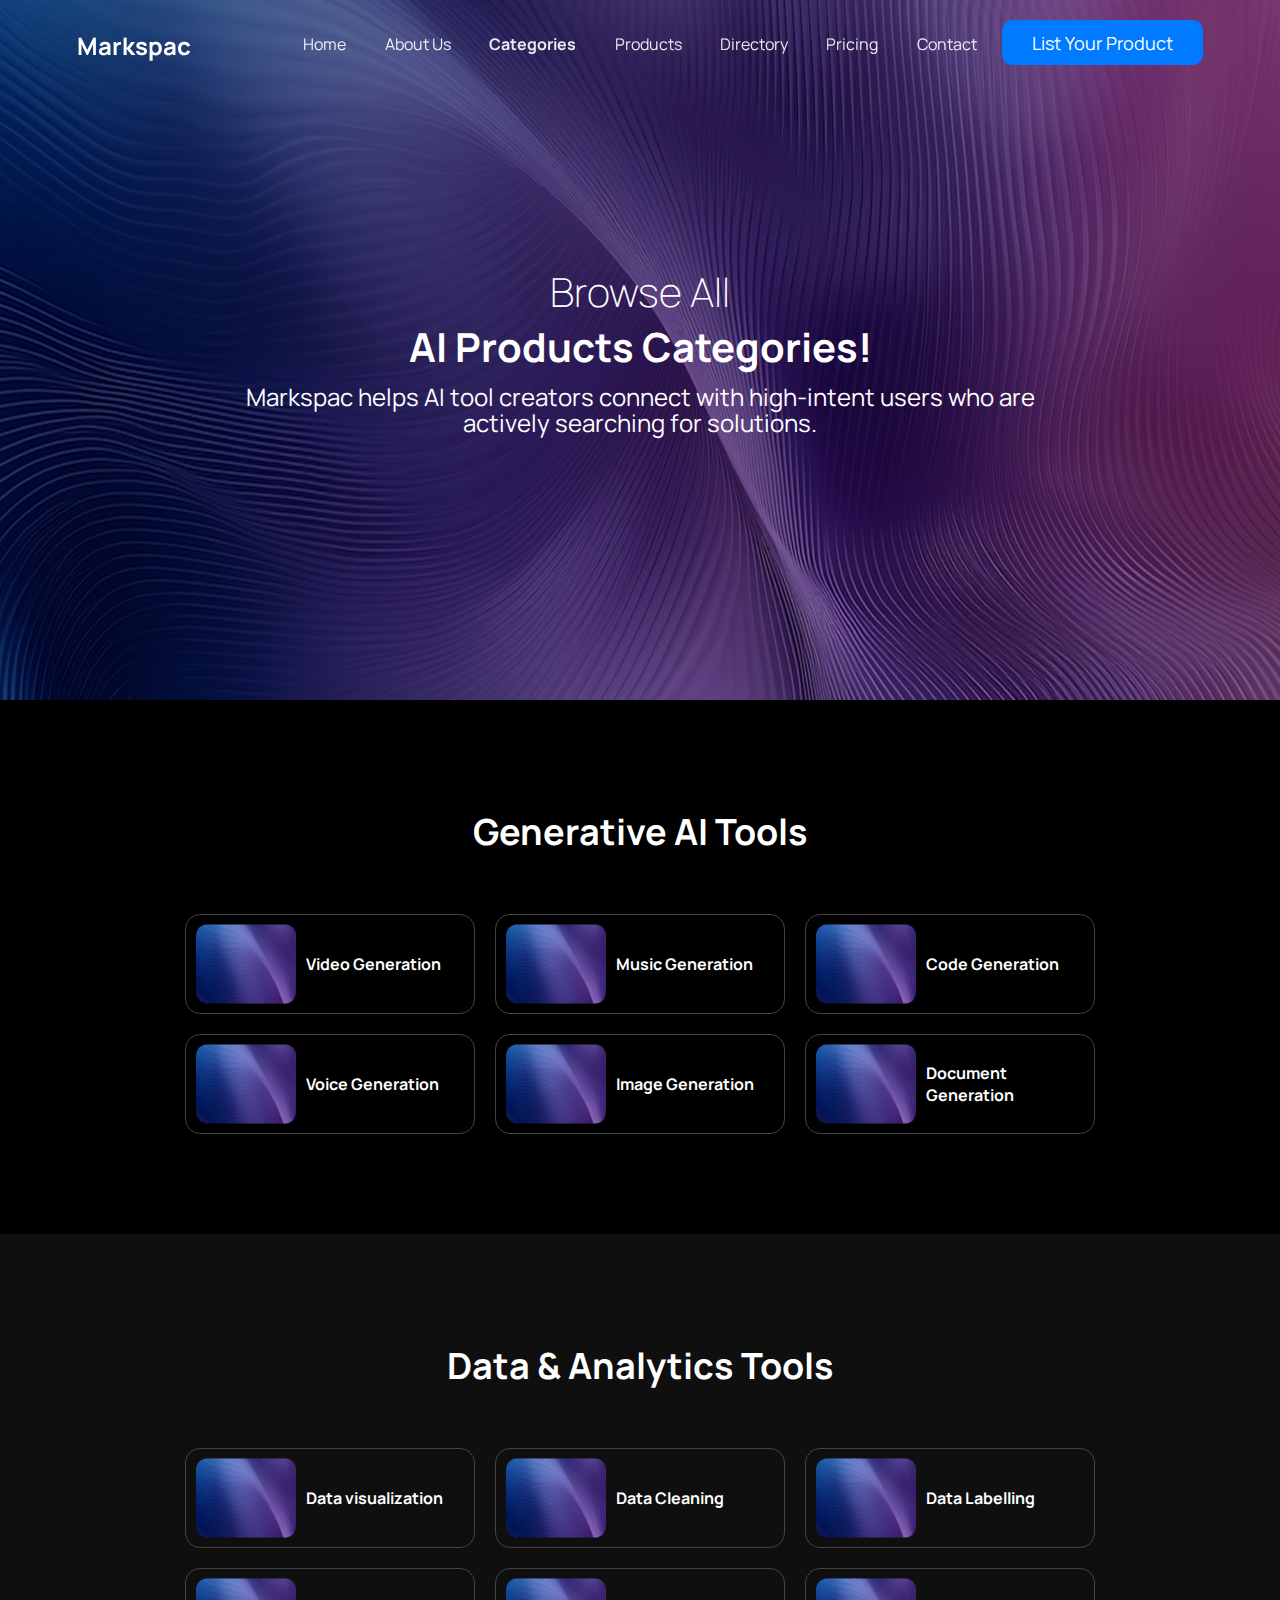
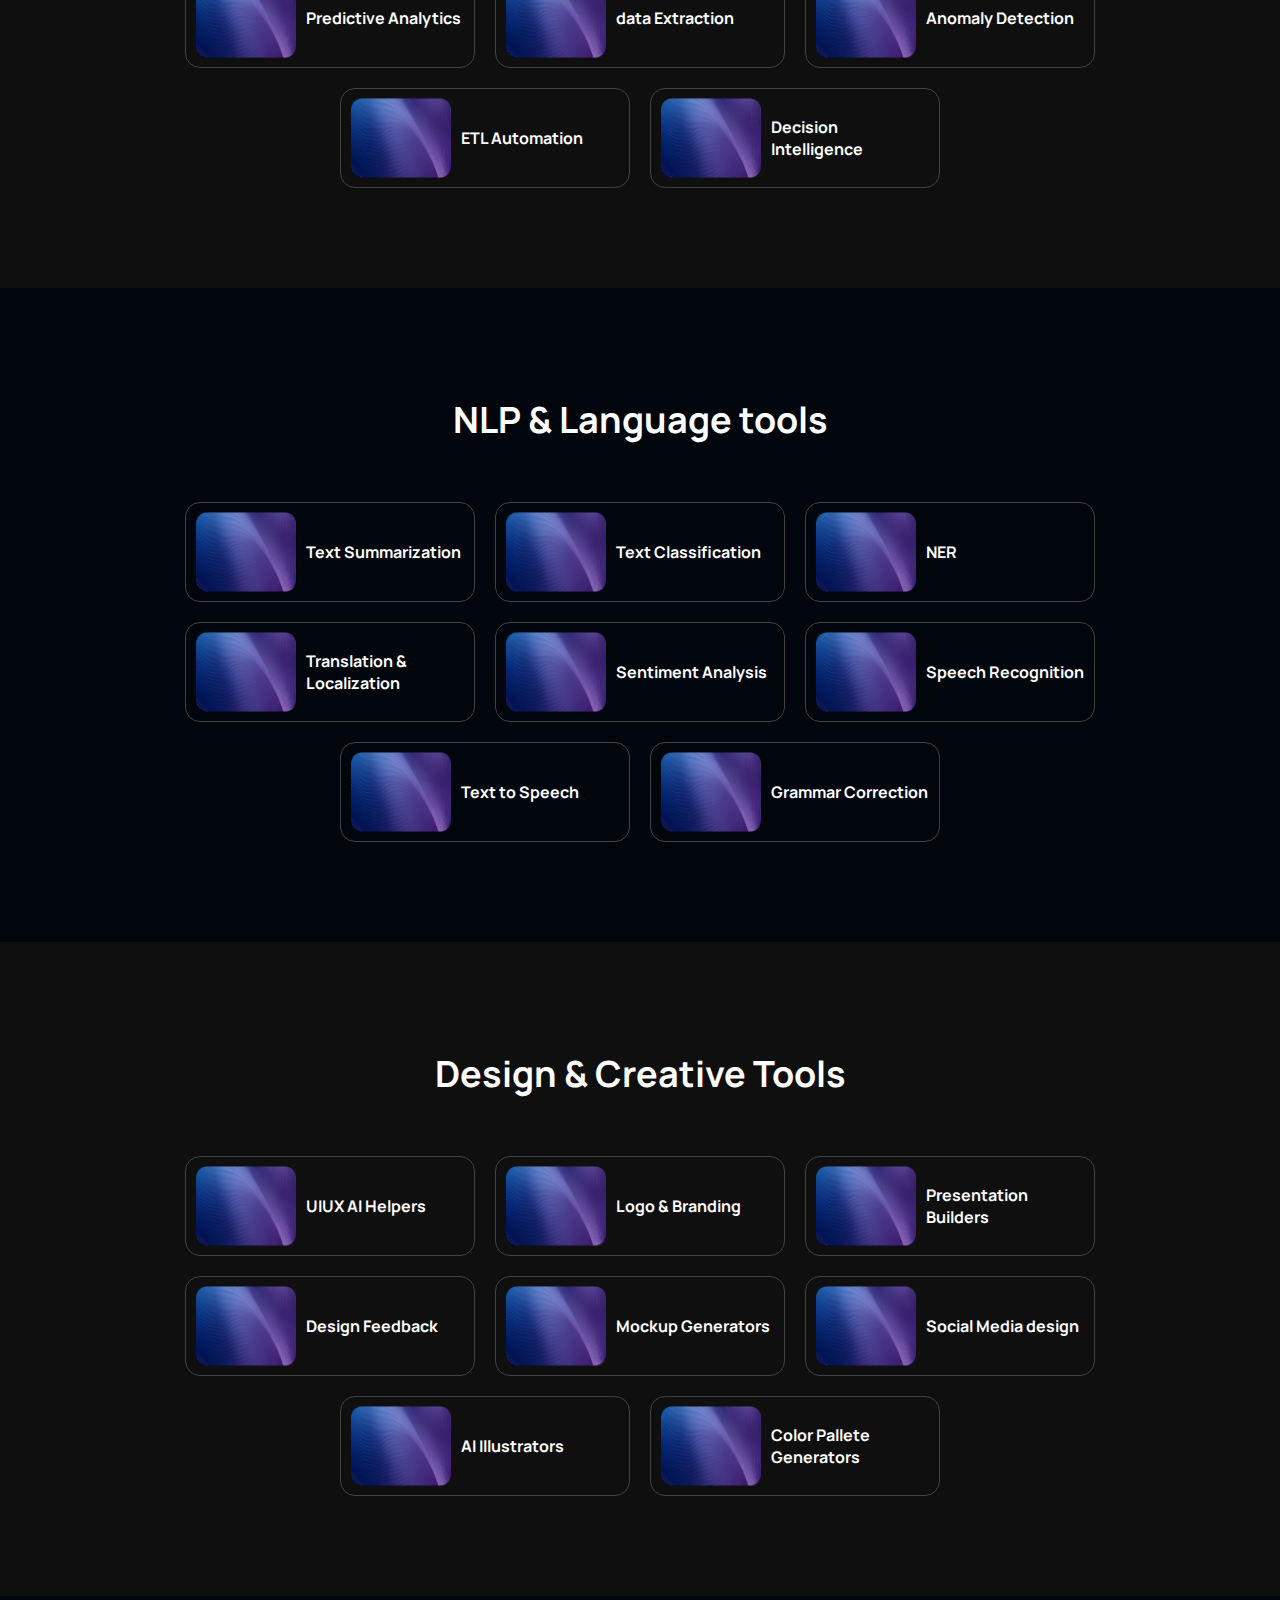
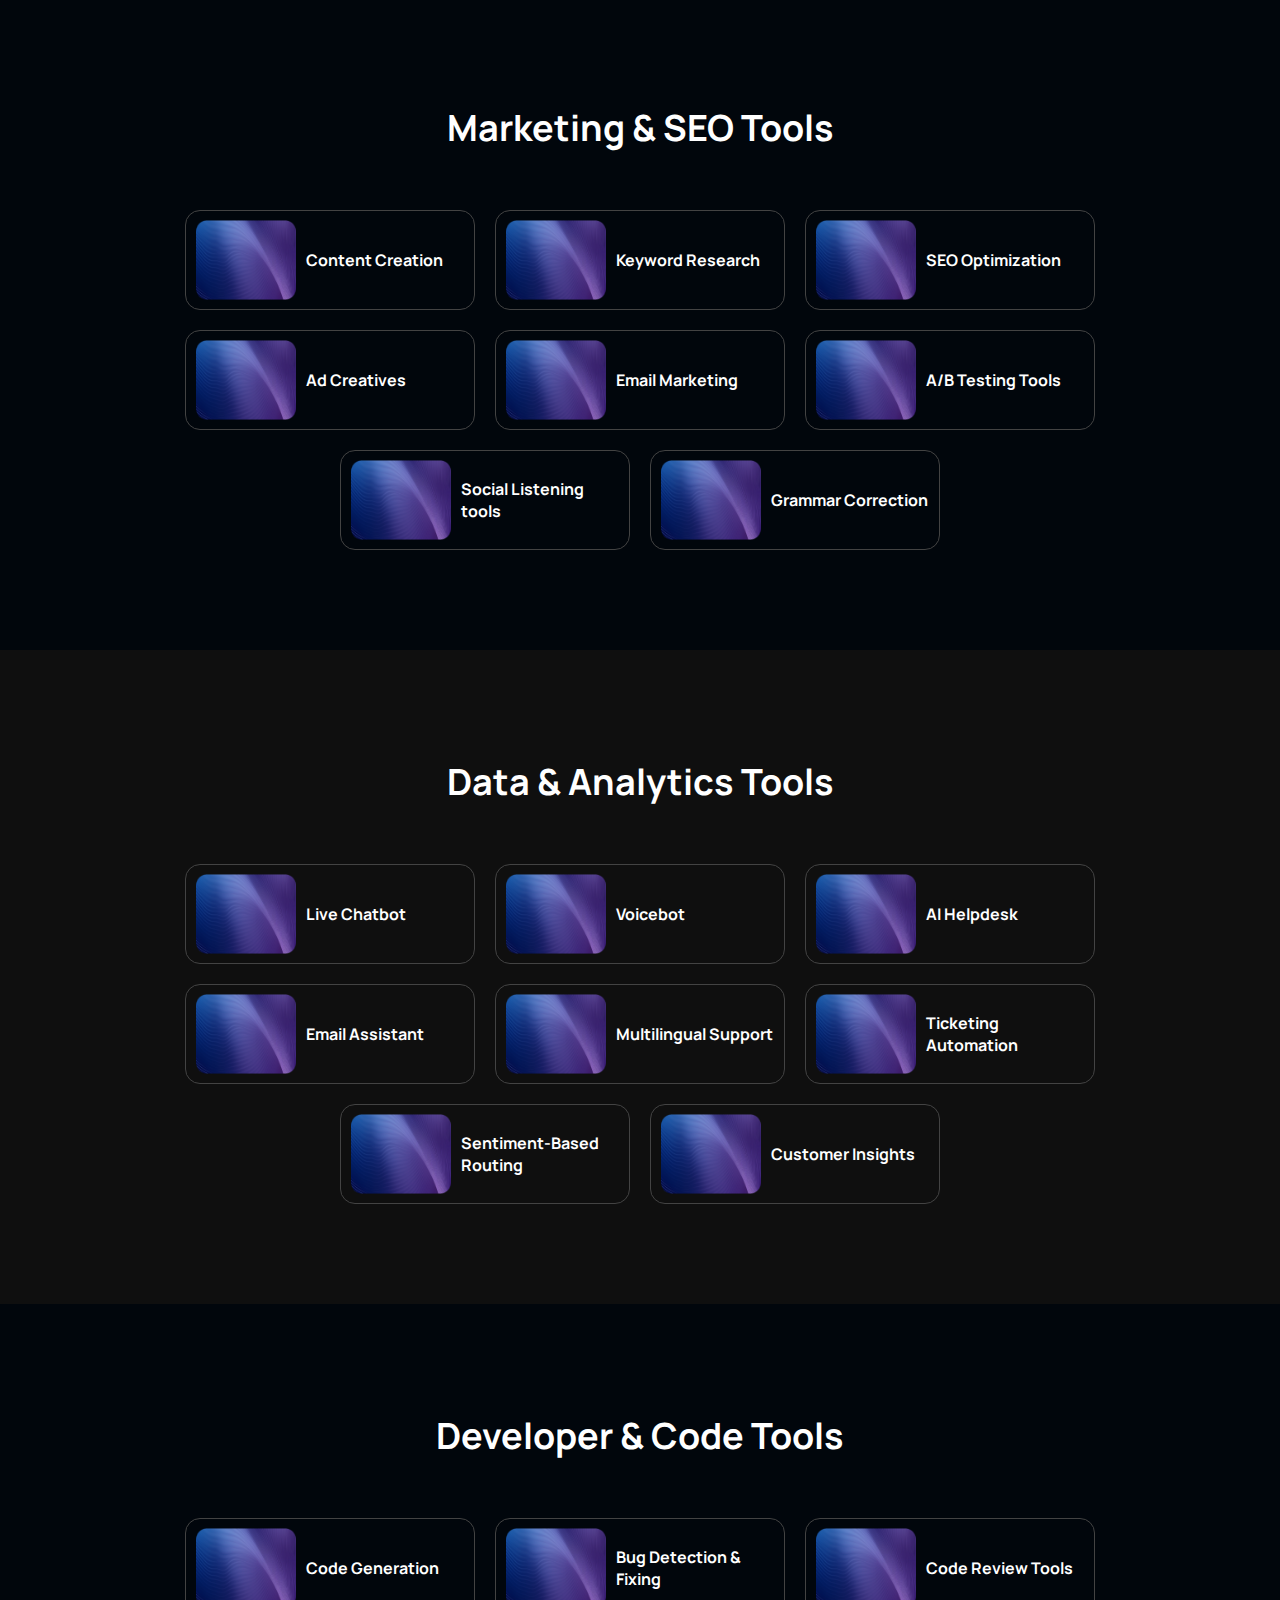
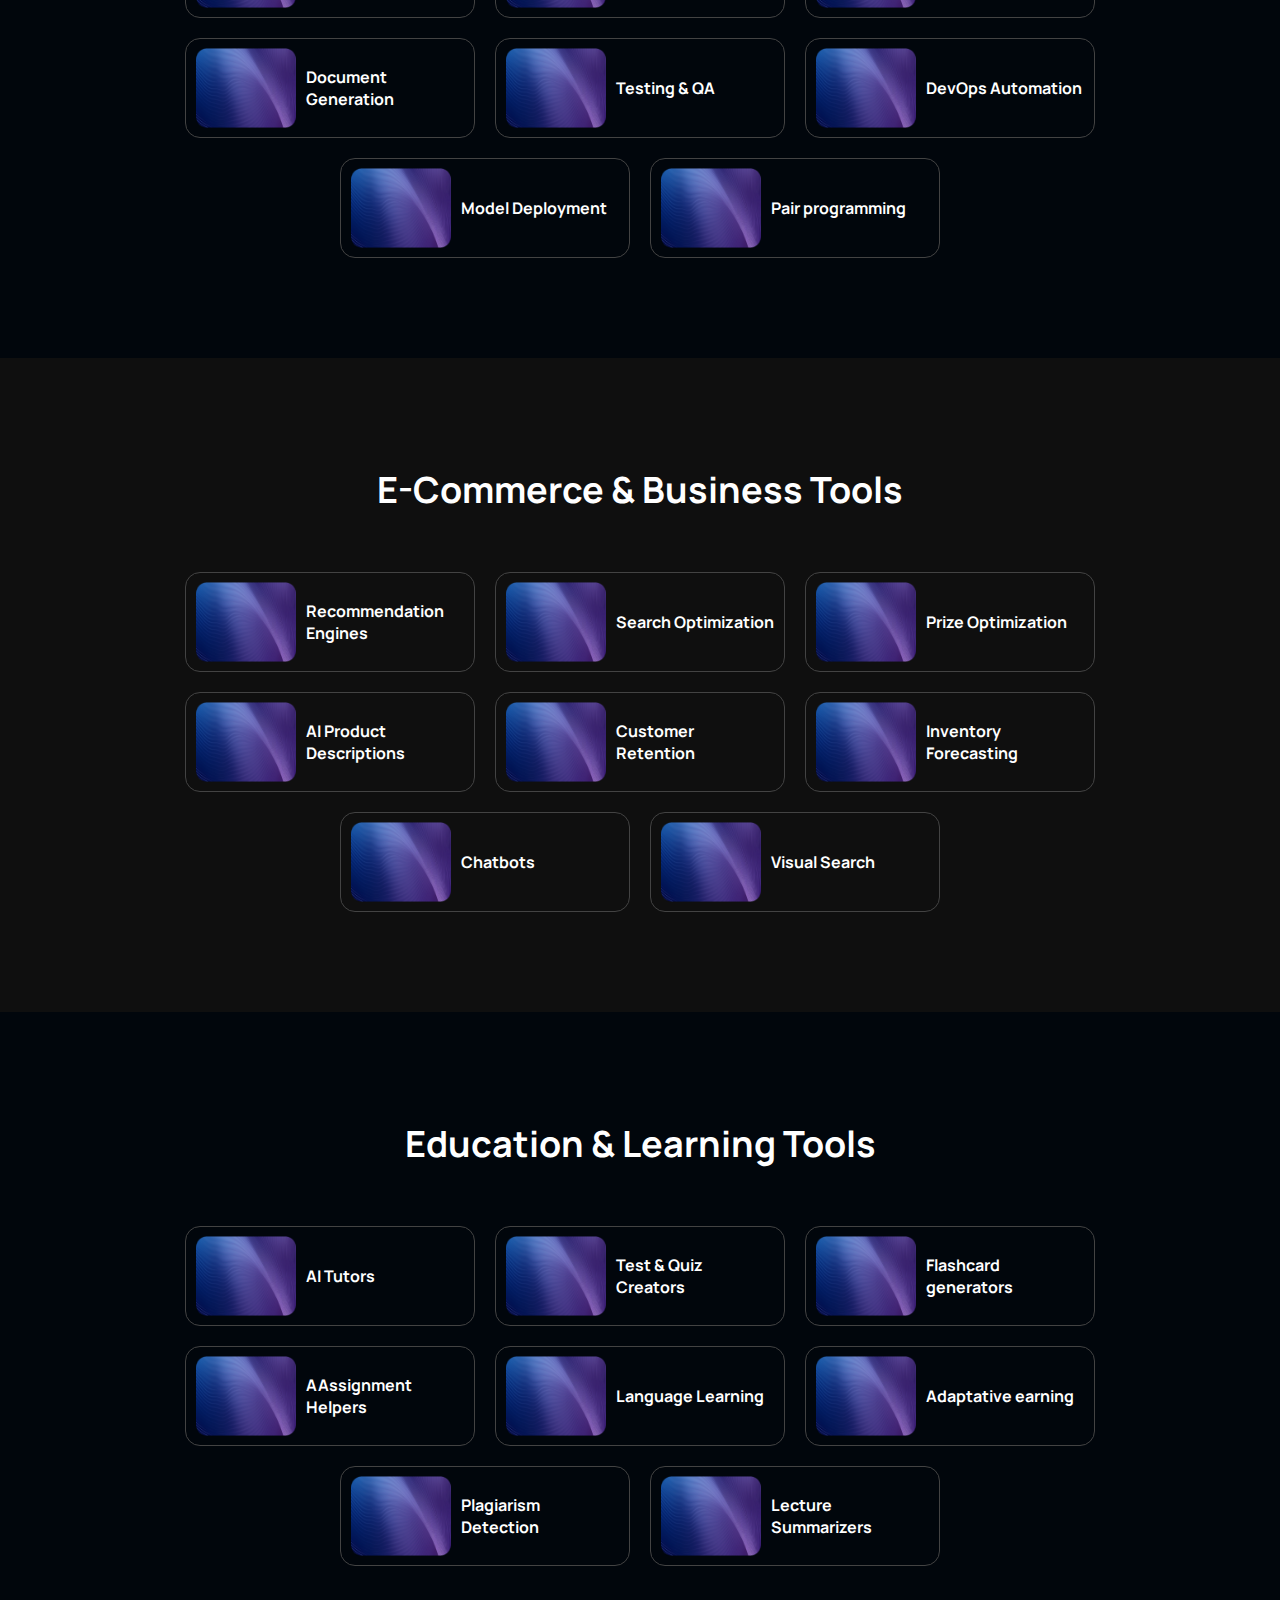
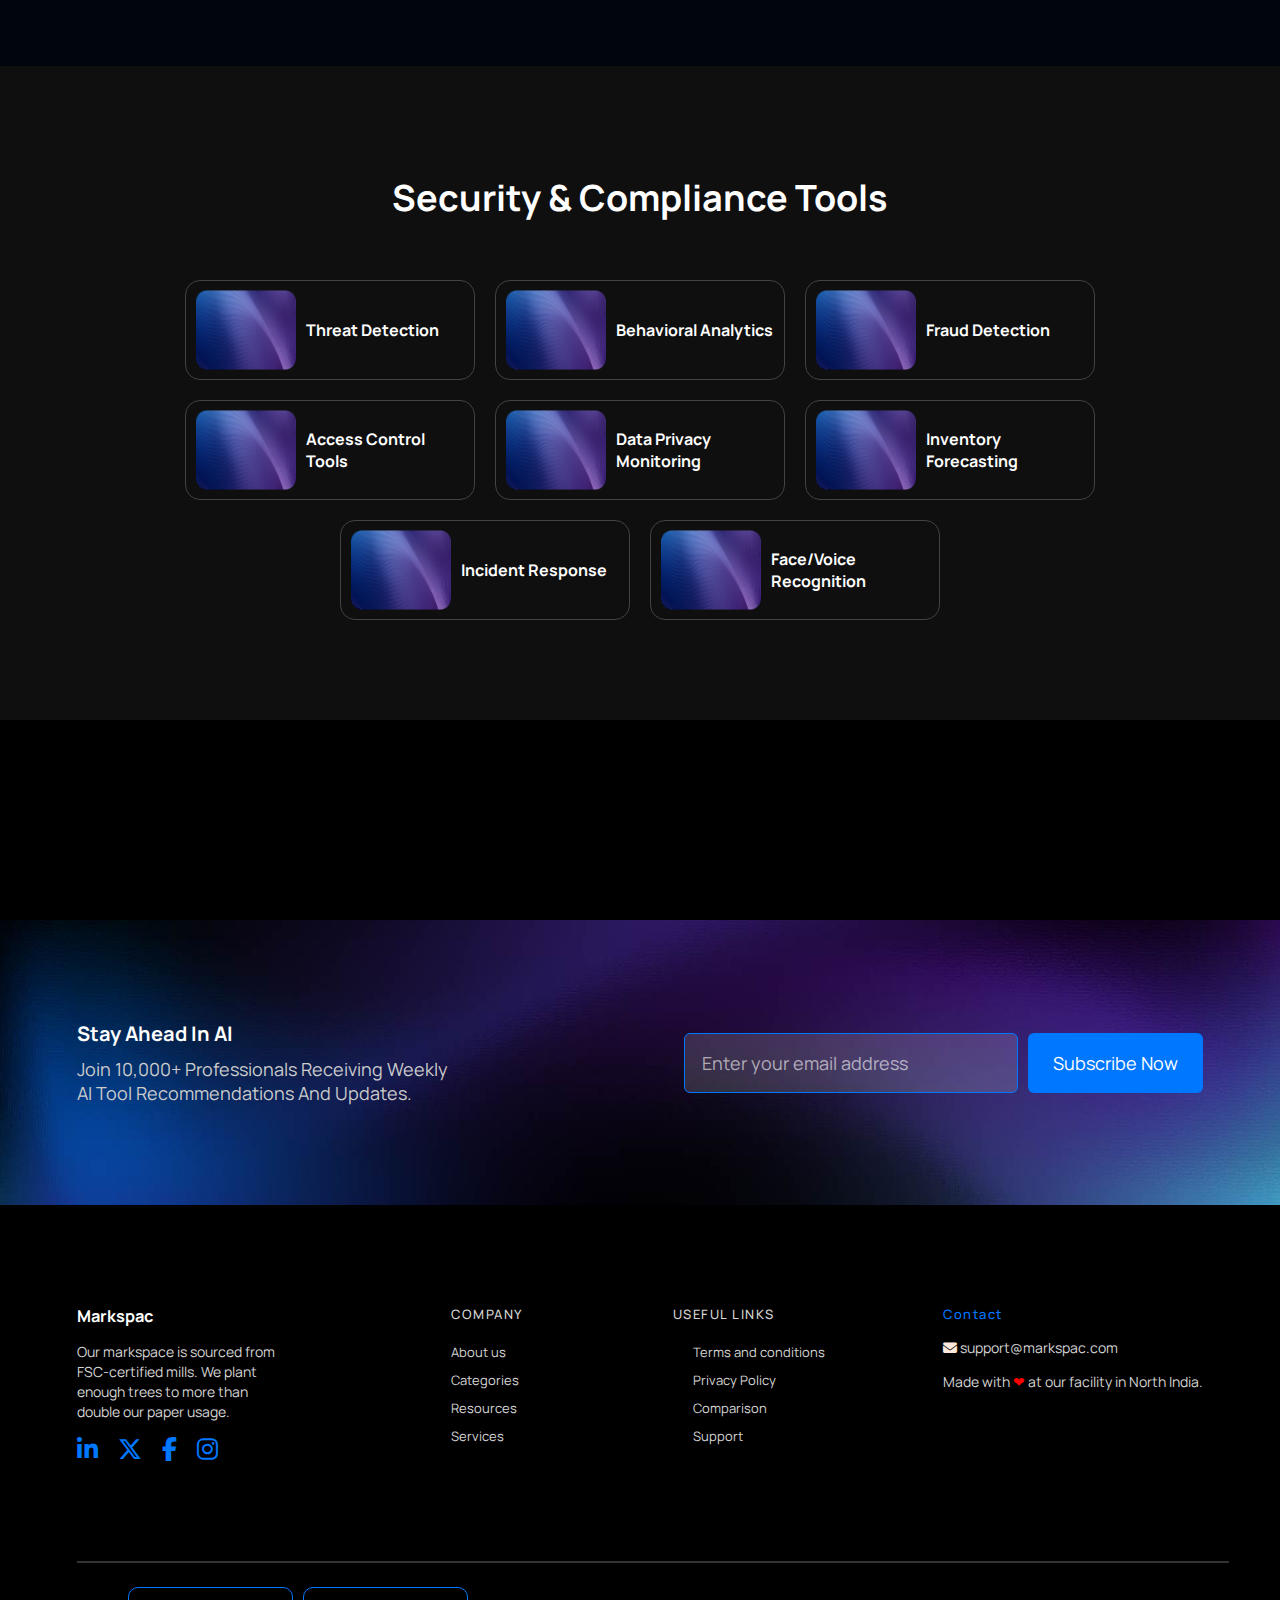
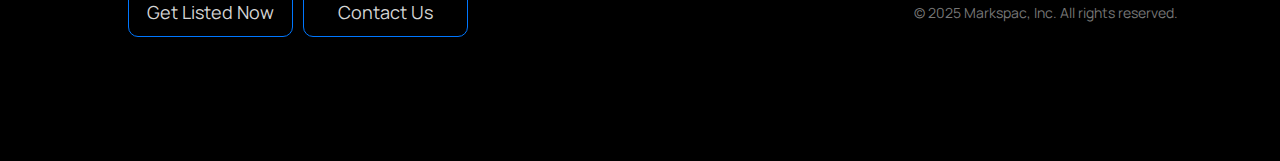
<file: category.html>
<!DOCTYPE html>
<html lang="en">

<head>
    <meta charset="UTF-8" />
    <meta name="viewport" content="width=device-width, initial-scale=1.0" />
    <link rel="stylesheet" href="https://cdnjs.cloudflare.com/ajax/libs/font-awesome/6.7.2/css/all.min.css">
    <link rel="stylesheet" href="category.css">
    <link rel="preconnect" href="https://fonts.googleapis.com">
    <link rel="preconnect" href="https://fonts.gstatic.com" crossorigin>
    <link href="https://fonts.googleapis.com/css2?family=Manrope:wght@200..800&display=swap" rel="stylesheet">
    <title>Markspac</title>

</head>

<body>
    <!-- Header + Nav -->
    <header>

        <div class="logo">Markspac</div>
        <input type="checkbox" id="toggle" hidden>
        <label for="toggle" class="hamburger">
            <span></span>
            <span></span>
            <span></span>
        </label>
        <ul class="navLinks">
            <li><a href="index.html">Home</a></li>
            <li><a href="about.html">About&nbsp;Us</a></li>
            <li><a href="category.html">Categories</a></li>
            <li><a href="#">Products</a></li>
            <li><a href="listing.html">Directory</a></li>
            <li><a href="pricing.html">Pricing</a></li>
            <li><a href="#">Contact</a></li>
        </ul>
        <button class="cta"><a href="">List Your Product</a></button>

    </header>
    <!-- hero category -->
    <section class="hero-category">
        <h1 style="font-weight: lighter;">Browse All</h1>
        <h1>AI Products Categories!</h1>
        <p>Markspac helps AI tool creators connect with high-intent users who are actively searching for solutions.</p>

    </section>
    <!-- hero end -->
    <!-- tools category -->
    <section class="generative">
        <h2 class="category-heading"> Generative AI Tools</h2>
        <div class="tools-cat">
            <div class="tool-name-cat">
                <img src="images/Frame 2147223653.png" alt="Tool image">
                <p>Video Generation</p>
            </div>
            <div class="tool-name-cat">
                <img src="images/Frame 2147223653.png" alt="Tool image">
                <p>Music Generation</p>
            </div>
            <div class="tool-name-cat">
                <img src="images/Frame 2147223653.png" alt="Tool image">
                <p>Code Generation</p>
            </div>
            <div class="tool-name-cat">
                <img src="images/Frame 2147223653.png" alt="Tool image">
                <p>Voice Generation</p>
            </div>
            <div class="tool-name-cat">
                <img src="images/Frame 2147223653.png" alt="Tool image">
                <p>Image Generation</p>
            </div>
            <div class="tool-name-cat">
                <img src="images/Frame 2147223653.png" alt="Tool image">
                <p>Document Generation</p>
            </div>
            <div class="tool-name-cat lt-dis-nn">
                <img src="images/Frame 2147223653.png" alt="Tool image">
                <p>Text Generation</p>
            </div>
        </div>
    </section>
    <section class="analytics even">
        <h2 class="category-heading"> Data & Analytics Tools</h2>
        <div class="tools-cat">
            <div class="tool-name-cat">
                <img src="images/Frame 2147223653.png" alt="Tool image">
                <p>Data visualization</p>
            </div>
            <div class="tool-name-cat">
                <img src="images/Frame 2147223653.png" alt="Tool image">
                <p>Data Cleaning </p>
            </div>
            <div class="tool-name-cat">
                <img src="images/Frame 2147223653.png" alt="Tool image">
                <p>Data Labelling</p>
            </div>
            <div class="tool-name-cat">
                <img src="images/Frame 2147223653.png" alt="Tool image">
                <p>Predictive Analytics</p>
            </div>
            <div class="tool-name-cat">
                <img src="images/Frame 2147223653.png" alt="Tool image">
                <p>data Extraction</p>
            </div>
            <div class="tool-name-cat">
                <img src="images/Frame 2147223653.png" alt="Tool image">
                <p>Anomaly Detection</p>
            </div>
            <div class="tool-name-cat">
                <img src="images/Frame 2147223653.png" alt="Tool image">
                <p>ETL Automation</p>
            </div>
            <div class="tool-name-cat">
                <img src="images/Frame 2147223653.png" alt="Tool image">
                <p>Decision Intelligence</p>
            </div>
        </div>
    </section>
    <section class="lang-nlp odd">
        <h2 class="category-heading"> NLP & Language tools</h2>
        <div class="tools-cat">
            <div class="tool-name-cat">
                <img src="images/Frame 2147223653.png" alt="Tool image">
                <p>Text Summarization</p>
            </div>
            <div class="tool-name-cat">
                <img src="images/Frame 2147223653.png" alt="Tool image">
                <p>Text Classification</p>
            </div>
            <div class="tool-name-cat">
                <img src="images/Frame 2147223653.png" alt="Tool image">
                <p>NER</p>
            </div>
            <div class="tool-name-cat">
                <img src="images/Frame 2147223653.png" alt="Tool image">
                <p>Translation & Localization</p>
            </div>
            <div class="tool-name-cat">
                <img src="images/Frame 2147223653.png" alt="Tool image">
                <p>Sentiment Analysis</p>
            </div>
            <div class="tool-name-cat">
                <img src="images/Frame 2147223653.png" alt="Tool image">
                <p>Speech Recognition</p>
            </div>
            <div class="tool-name-cat">
                <img src="images/Frame 2147223653.png" alt="Tool image">
                <p>Text to Speech</p>
            </div>
            <div class="tool-name-cat">
                <img src="images/Frame 2147223653.png" alt="Tool image">
                <p>Grammar Correction</p>
            </div>
        </div>
    </section>
    <section class="design-tools even">
        <h2 class="category-heading"> Design & Creative Tools</h2>
        <div class="tools-cat">
            <div class="tool-name-cat">
                <img src="images/Frame 2147223653.png" alt="Tool image">
                <p>UIUX AI Helpers</p>
            </div>
            <div class="tool-name-cat">
                <img src="images/Frame 2147223653.png" alt="Tool image">
                <p>Logo & Branding </p>
            </div>
            <div class="tool-name-cat">
                <img src="images/Frame 2147223653.png" alt="Tool image">
                <p>Presentation Builders</p>
            </div>
            <div class="tool-name-cat">
                <img src="images/Frame 2147223653.png" alt="Tool image">
                <p>Design Feedback</p>
            </div>
            <div class="tool-name-cat">
                <img src="images/Frame 2147223653.png" alt="Tool image">
                <p>Mockup Generators</p>
            </div>
            <div class="tool-name-cat">
                <img src="images/Frame 2147223653.png" alt="Tool image">
                <p>Social Media design</p>
            </div>
            <div class="tool-name-cat">
                <img src="images/Frame 2147223653.png" alt="Tool image">
                <p>AI Illustrators</p>
            </div>
            <div class="tool-name-cat">
                <img src="images/Frame 2147223653.png" alt="Tool image">
                <p>Color Pallete Generators</p>
            </div>
        </div>
    </section>
    <section class="marketing-tools odd">
        <h2 class="category-heading"> Marketing & SEO Tools</h2>
        <div class="tools-cat">
            <div class="tool-name-cat">
                <img src="images/Frame 2147223653.png" alt="Tool image">
                <p>Content Creation</p>
            </div>
            <div class="tool-name-cat">
                <img src="images/Frame 2147223653.png" alt="Tool image">
                <p>Keyword Research</p>
            </div>
            <div class="tool-name-cat">
                <img src="images/Frame 2147223653.png" alt="Tool image">
                <p>SEO Optimization</p>
            </div>
            <div class="tool-name-cat">
                <img src="images/Frame 2147223653.png" alt="Tool image">
                <p>Ad Creatives</p>
            </div>
            <div class="tool-name-cat">
                <img src="images/Frame 2147223653.png" alt="Tool image">
                <p>Email Marketing</p>
            </div>
            <div class="tool-name-cat">
                <img src="images/Frame 2147223653.png" alt="Tool image">
                <p>A/B Testing Tools</p>
            </div>
            <div class="tool-name-cat">
                <img src="images/Frame 2147223653.png" alt="Tool image">
                <p>Social Listening tools</p>
            </div>
            <div class="tool-name-cat">
                <img src="images/Frame 2147223653.png" alt="Tool image">
                <p>Grammar Correction</p>
            </div>
        </div>
    </section>
    <section class="creative even">
        <h2 class="category-heading"> Data & Analytics Tools</h2>
        <div class="tools-cat">
            <div class="tool-name-cat">
                <img src="images/Frame 2147223653.png" alt="Tool image">
                <p>Live Chatbot</p>
            </div>
            <div class="tool-name-cat">
                <img src="images/Frame 2147223653.png" alt="Tool image">
                <p>Voicebot </p>
            </div>
            <div class="tool-name-cat">
                <img src="images/Frame 2147223653.png" alt="Tool image">
                <p>AI Helpdesk</p>
            </div>
            <div class="tool-name-cat">
                <img src="images/Frame 2147223653.png" alt="Tool image">
                <p>Email Assistant</p>
            </div>
            <div class="tool-name-cat">
                <img src="images/Frame 2147223653.png" alt="Tool image">
                <p>Multilingual Support</p>
            </div>
            <div class="tool-name-cat">
                <img src="images/Frame 2147223653.png" alt="Tool image">
                <p>Ticketing Automation</p>
            </div>
            <div class="tool-name-cat">
                <img src="images/Frame 2147223653.png" alt="Tool image">
                <p>Sentiment-Based Routing</p>
            </div>
            <div class="tool-name-cat">
                <img src="images/Frame 2147223653.png" alt="Tool image">
                <p>Customer Insights</p>
            </div>
        </div>
    </section>
    <section class="dev-tools odd">
        <h2 class="category-heading"> Developer & Code Tools</h2>
        <div class="tools-cat">
            <div class="tool-name-cat">
                <img src="images/Frame 2147223653.png" alt="Tool image">
                <p>Code Generation</p>
            </div>
            <div class="tool-name-cat">
                <img src="images/Frame 2147223653.png" alt="Tool image">
                <p>Bug Detection & Fixing</p>
            </div>
            <div class="tool-name-cat">
                <img src="images/Frame 2147223653.png" alt="Tool image">
                <p>Code Review Tools</p>
            </div>
            <div class="tool-name-cat">
                <img src="images/Frame 2147223653.png" alt="Tool image">
                <p>Document Generation</p>
            </div>
            <div class="tool-name-cat">
                <img src="images/Frame 2147223653.png" alt="Tool image">
                <p>Testing & QA</p>
            </div>
            <div class="tool-name-cat">
                <img src="images/Frame 2147223653.png" alt="Tool image">
                <p>DevOps Automation</p>
            </div>
            <div class="tool-name-cat">
                <img src="images/Frame 2147223653.png" alt="Tool image">
                <p>Model Deployment</p>
            </div>
            <div class="tool-name-cat">
                <img src="images/Frame 2147223653.png" alt="Tool image">
                <p>Pair programming</p>
            </div>
        </div>
    </section>
    <section class="business-tools even">
        <h2 class="category-heading"> E-Commerce & Business Tools</h2>
        <div class="tools-cat">
            <div class="tool-name-cat">
                <img src="images/Frame 2147223653.png" alt="Tool image">
                <p>Recommendation Engines</p>
            </div>
            <div class="tool-name-cat">
                <img src="images/Frame 2147223653.png" alt="Tool image">
                <p>Search Optimization</p>
            </div>
            <div class="tool-name-cat">
                <img src="images/Frame 2147223653.png" alt="Tool image">
                <p>Prize Optimization</p>
            </div>
            <div class="tool-name-cat">
                <img src="images/Frame 2147223653.png" alt="Tool image">
                <p>AI Product Descriptions</p>
            </div>
            <div class="tool-name-cat">
                <img src="images/Frame 2147223653.png" alt="Tool image">
                <p>Customer Retention</p>
            </div>
            <div class="tool-name-cat">
                <img src="images/Frame 2147223653.png" alt="Tool image">
                <p>Inventory Forecasting</p>
            </div>
            <div class="tool-name-cat">
                <img src="images/Frame 2147223653.png" alt="Tool image">
                <p>Chatbots</p>
            </div>
            <div class="tool-name-cat">
                <img src="images/Frame 2147223653.png" alt="Tool image">
                <p>Visual Search</p>
            </div>
        </div>
    </section>
    <section class="education-tools odd">
        <h2 class="category-heading"> Education & Learning Tools</h2>
        <div class="tools-cat">
            <div class="tool-name-cat">
                <img src="images/Frame 2147223653.png" alt="Tool image">
                <p>AI Tutors</p>
            </div>
            <div class="tool-name-cat">
                <img src="images/Frame 2147223653.png" alt="Tool image">
                <p>Test & Quiz Creators</p>
            </div>
            <div class="tool-name-cat">
                <img src="images/Frame 2147223653.png" alt="Tool image">
                <p>Flashcard generators</p>
            </div>
            <div class="tool-name-cat">
                <img src="images/Frame 2147223653.png" alt="Tool image">
                <p>AAssignment Helpers</p>
            </div>
            <div class="tool-name-cat">
                <img src="images/Frame 2147223653.png" alt="Tool image">
                <p>Language Learning</p>
            </div>
            <div class="tool-name-cat">
                <img src="images/Frame 2147223653.png" alt="Tool image">
                <p>Adaptative earning </p>
            </div>
            <div class="tool-name-cat">
                <img src="images/Frame 2147223653.png" alt="Tool image">
                <p>Plagiarism Detection</p>
            </div>
            <div class="tool-name-cat">
                <img src="images/Frame 2147223653.png" alt="Tool image">
                <p>Lecture Summarizers</p>
            </div>
        </div>
    </section>
    <section class="security even">
        <h2 class="category-heading">Security & Compliance Tools</h2>
        <div class="tools-cat">
            <div class="tool-name-cat">
                <img src="images/Frame 2147223653.png" alt="Tool image">
                <p>Threat Detection</p>
            </div>
            <div class="tool-name-cat">
                <img src="images/Frame 2147223653.png" alt="Tool image">
                <p>Behavioral Analytics</p>
            </div>
            <div class="tool-name-cat">
                <img src="images/Frame 2147223653.png" alt="Tool image">
                <p>Fraud Detection</p>
            </div>
            <div class="tool-name-cat">
                <img src="images/Frame 2147223653.png" alt="Tool image">
                <p>Access Control Tools</p>
            </div>
            <div class="tool-name-cat">
                <img src="images/Frame 2147223653.png" alt="Tool image">
                <p>Data Privacy Monitoring</p>
            </div>
            <div class="tool-name-cat">
                <img src="images/Frame 2147223653.png" alt="Tool image">
                <p>Inventory Forecasting</p>
            </div>
            <div class="tool-name-cat">
                <img src="images/Frame 2147223653.png" alt="Tool image">
                <p>Incident Response </p>
            </div>
            <div class="tool-name-cat">
                <img src="images/Frame 2147223653.png" alt="Tool image">
                <p>Face/Voice Recognition</p>
            </div>
        </div>
    </section>
    

  <!-- newsletter starts -->
  <section class="newsletter">
    <div class="newsletter-container">
      <div class="newsletter-left">
        <h3>Stay Ahead In AI</h3>
        <p>Join 10,000+ Professionals Receiving Weekly AI Tool Recommendations And Updates.</p>
      </div>
      <div class="newsletter-right">
        <input type="email" placeholder="Enter your email address">
        <button class="subscribe-btn">Subscribe Now</button>
      </div>
    </div>
  </section>
  <!-- newsletter end -->
  <!-- footer -->
  <footer class="footer">
    <div class="footer-container">
      <div class="footer-column-left">
        <h3>Markspac</h3>
        <p>Our markspace is sourced from FSC-certified mills. We plant enough trees to more than double our paper
          usage.
        </p>
        <div class="footer-left-icons">
          <i class="fab fa-linkedin-in"></i>
          <i class="fab fa-x-twitter"></i>
          <i class="fab fa-facebook-f"></i>
          <i class="fab fa-instagram"></i>
        </div>

      </div>
      <div class="footer-column-list">
        <div class="footerList">
          <h4>COMPANY</h4>
            <ul>
            <li><a href="about.html">About us</a></li>
            <li><a href="category.html">Categories</a></li>
            <li><a href="">Resources</a></li>
            <li><a href="">Services</a></li>
          </ul>
        </div>

        <div class="footerList">
          <h4>USEFUL LINKS</h4>
          <ul>
            <li class="second-list">Terms and conditions</li>
            <li class="second-list">Privacy Policy</li>
            <li class="second-list">Comparison</li>
            <li class="second-list">Support</li>
          </ul>
        </div>
      </div>
      <div class="footer-column-right">
        <h4>Contact</h4>
        <p><i class="fa-solid fa-envelope" style="color: #ffe8dc;"></i> support@markspac.com</p>
        <p>Made with <span style="color: red;">❤</span> at our facility in North India.</p>
      </div>
    </div>
    </div>
    <div class="footer-end">
      <div class="buttons-footer">
        <button class="footer-btn">Get Listed Now</button>
        <button class="footer-btn">Contact Us</button>
      </div>
      <p class="footer-copy">© 2025 Markspac, Inc. All rights reserved.</p>
    </div>

  </footer>



    <!-- nav scroll effect -->
    <script>
        const header = document.querySelector("header");

        window.addEventListener("scroll", () => {
            if (window.scrollY > 100) {
                header.classList.add("scrolled");
            } else {
                header.classList.remove("scrolled");
            }
        });
    </script>
    <!-- nav scroll effect -->
</body>

</html>
</file>
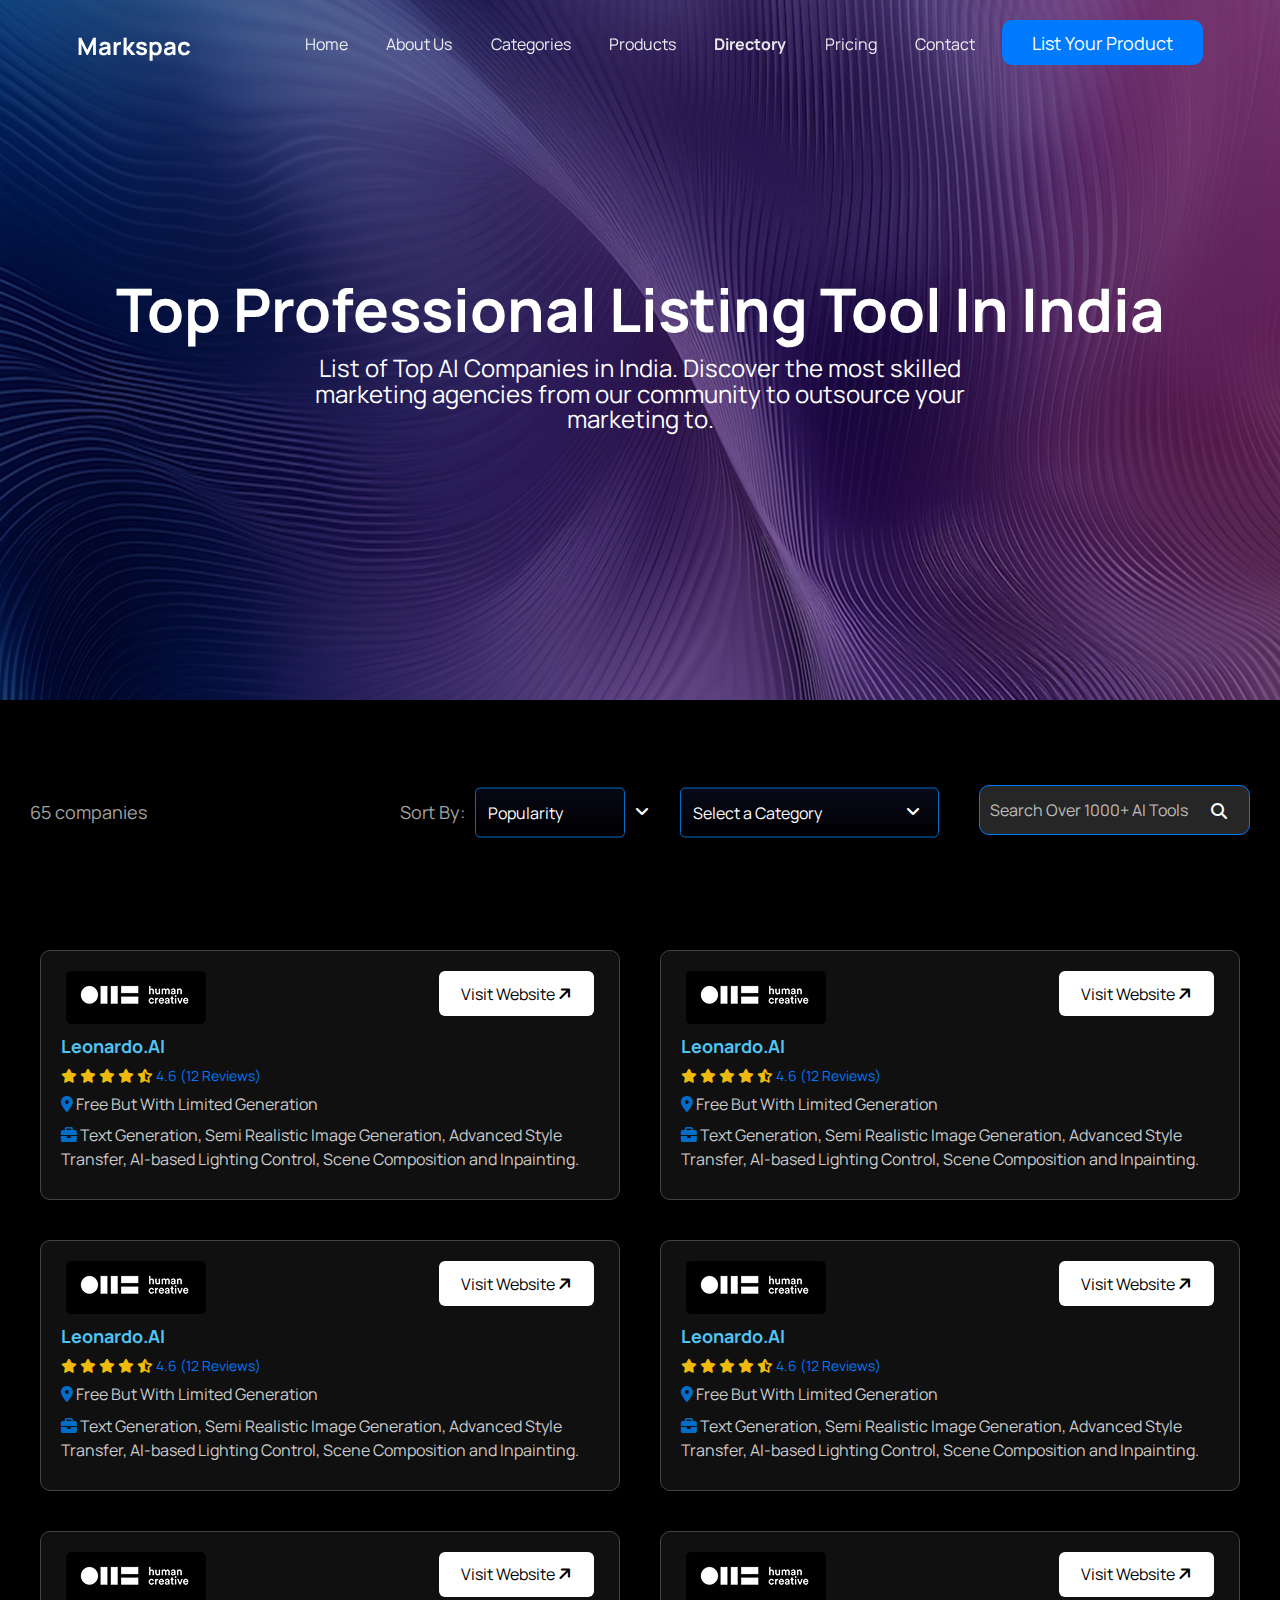
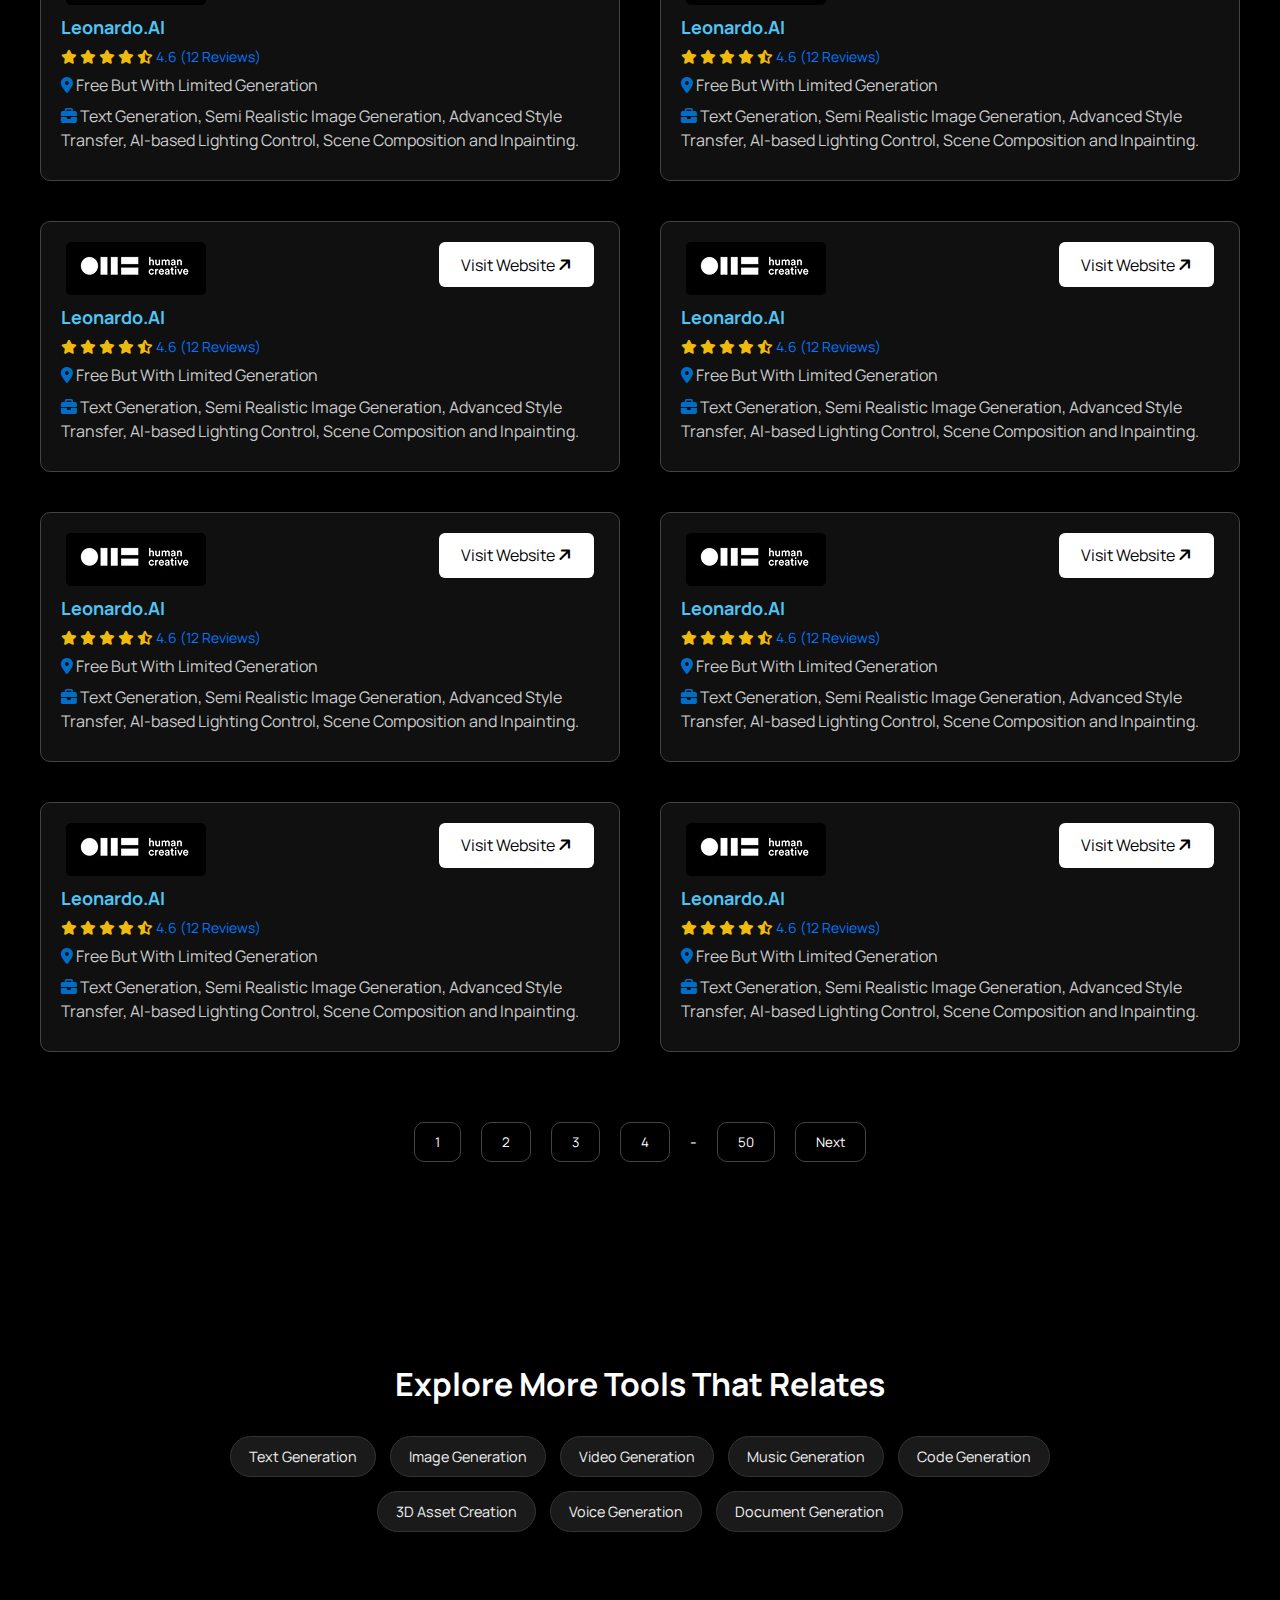
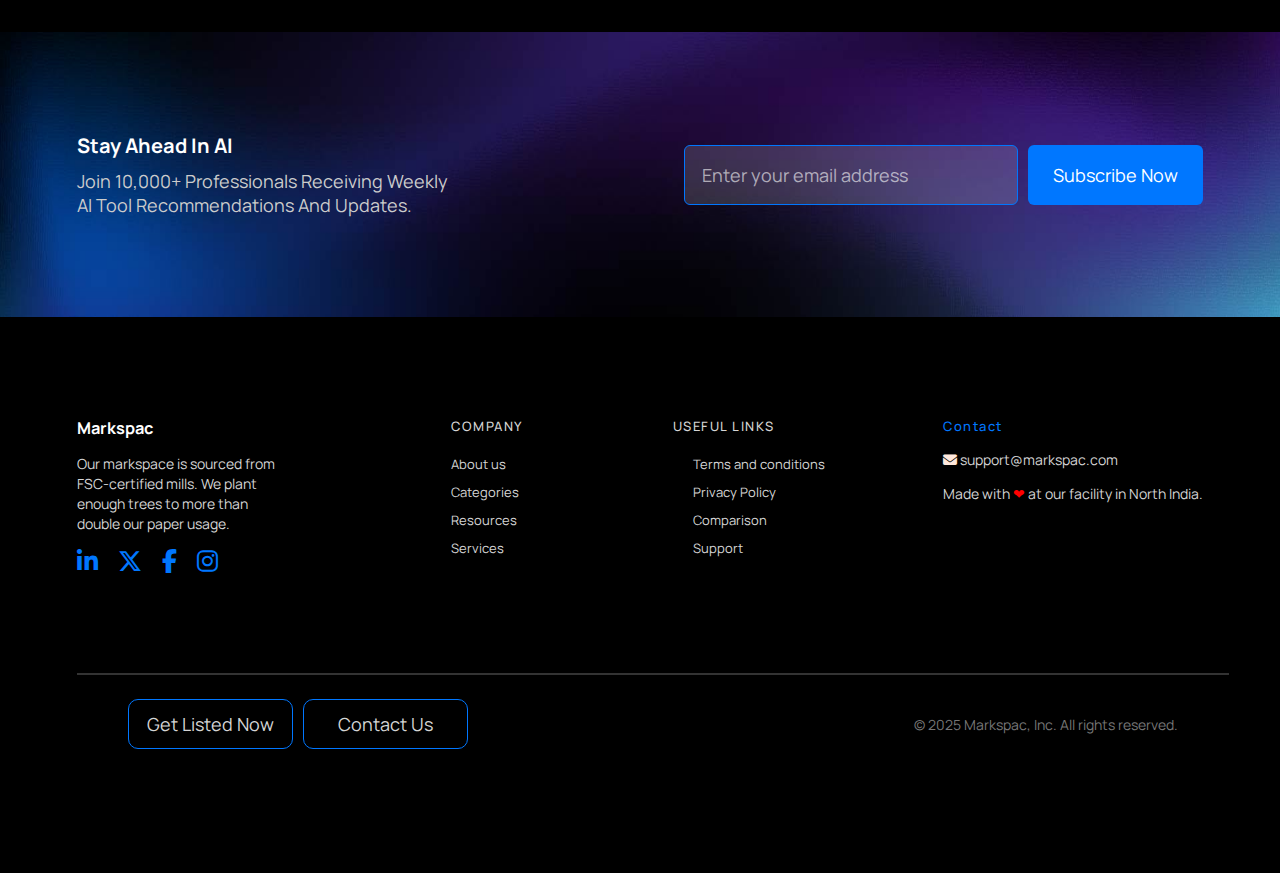
<file: listing.html>
<!DOCTYPE html>
<html lang="en">

<head>
  <meta charset="UTF-8" />
  <meta name="viewport" content="width=device-width, initial-scale=1.0" />
  <link rel="stylesheet" href="https://cdnjs.cloudflare.com/ajax/libs/font-awesome/6.7.2/css/all.min.css">
  <link rel="stylesheet" href="listing.css">
  <link rel="preconnect" href="https://fonts.googleapis.com">
  <link rel="preconnect" href="https://fonts.gstatic.com" crossorigin>
  <link href="https://fonts.googleapis.com/css2?family=Manrope:wght@200..800&display=swap" rel="stylesheet">
  <title>Markspac</title>

</head>

<body>
  <!-- Header + Nav -->
  <header>

    <div class="logo">Markspac</div>
    <input type="checkbox" id="toggle" hidden>
    <label for="toggle" class="hamburger">
      <span></span>
      <span></span>
      <span></span>
    </label>
    <ul class="navLinks">
      <li><a href="index.html">Home</a></li>
      <li><a href="about.html">About&nbsp;Us</a></li>
      <li><a href="category.html">Categories</a></li>
      <li><a href="#">Products</a></li>
      <li><a href="listing.html">Directory</a></li>
      <li><a href="pricing.html">Pricing</a></li>
      <li><a href="#">Contact</a></li>
    </ul>
    <button class="cta"><a href="">List Your Product</a></button>

  </header>
  <!-- hero about -->
  <section class="hero-listing">

    <h1>Top Professional Listing Tool In India</h1>
    <p>List of Top AI Companies in India. Discover the most skilled
      marketing agencies from our community to outsource your marketing to.</p>

  </section>
  <!-- hero-listig end -->
  <!-- listing product -->
  <section class="listing-product">
    <div class="product-top">
      <div class="prod-top-left-listing">
        <p style="color: #a3a3a3; font-size: clamp(14px,2vw,18px); display: block; ">65&nbsp;companies
        </p>


        <div class="custom-select-wrapper">

          <label for="sort" id="sort-y">Sort&nbsp;By: &nbsp; &nbsp; </label>
          <select class="custom-select">
            <option value="popularity">Popularity</option>
            <option value="latest">Latest</option>
            <option value="recommended">Recommended</option>
          </select>
          <span class="span-select"><i class="fa-solid fa-angle-down"></i></span>
        </div>
      </div>
      <div class="prod-top-right-listing">
        <div class="custom-select-wrapper-two">

          <select class="custom-select-two">
            <option value="popularity">Select a Category</option>
            <option value="latest">Latest</option>
            <option value="recommended">Recommended</option>
          </select>
          <span class="icon"><i class="fa-solid fa-angle-down"></i></span>
        </div>


        <div class="search-div">
          <input type="search" placeholder="Search Over 1000+ AI Tools &nbsp;  " id="search-bar"> <span class="icon"><i
              class="fa-solid fa-magnifying-glass"></i></span>
        </div>

      </div>
    </div>
    <div class="item-grid">
      <div class="tool-card expandable">
        <div style="width: 100%; position: relative; display: flex;">
          <img src="images/image.png" alt="Tool Logo">
          <button class="visit-btn">Visit Website <i style="transform: rotate(-45deg);"
              class="fa-solid fa-arrow-right"></i></button>
        </div>
        <div class="tool-info">
          <div class="tool-top">
            <strong style="color:  #50c4f3; font-size: 18px;">Leonardo.AI</strong>

          </div>
          <div class="tool-rating">
            <span class="full-stars"><i class="fa-solid fa-star"></i></span>
            <span class="full-stars"><i class="fa-solid fa-star"></i></span>
            <span class="full-stars"><i class="fa-solid fa-star"></i></span>
            <span class="full-stars"><i class="fa-solid fa-star"></i></span>
            <span class="half-stars"><i class="fa-solid fa-star-half-stroke"></i></span>
            <span style="color: #0077ff;">4.6 (12 Reviews)</span>
          </div>
          <p class="tool-location" style="font-size: clamp(14px,2vw,16px);"><i class="fa-solid fa-location-dot"></i>
            Free But With Limited Generation</p>
          <p class="tool-services short-text"
            style="font-size: clamp(14px,2vw,16px); line-height: clamp(22px,2vw,24px);">
            <i class="fa-solid fa-briefcase"></i> Text Generation, Semi Realistic Image Generation, Advanced Style
            Transfer, AI-based Lighting Control, Scene Composition and Inpainting.
            <!-- <a href="#" class="toggle-text">Know More</a> -->
          </p>

          </p>
        </div>
      </div>
      <div class="tool-card expandable">
        <div style="width: 100%; position: relative; display: flex;">
          <img src="images/image.png" alt="Tool Logo">
          <button class="visit-btn">Visit Website <i style="transform: rotate(-45deg);"
              class="fa-solid fa-arrow-right"></i></button>
        </div>
        <div class="tool-info">
          <div class="tool-top">
            <strong style="color:  #50c4f3; font-size: 18px;">Leonardo.AI</strong>

          </div>
          <div class="tool-rating">
            <span class="full-stars"><i class="fa-solid fa-star"></i></span>
            <span class="full-stars"><i class="fa-solid fa-star"></i></span>
            <span class="full-stars"><i class="fa-solid fa-star"></i></span>
            <span class="full-stars"><i class="fa-solid fa-star"></i></span>
            <span class="half-stars"><i class="fa-solid fa-star-half-stroke"></i></span>
            <span style="color: #0077ff;">4.6 (12 Reviews)</span>
          </div>
          <p class="tool-location" style="font-size: clamp(14px,2vw,16px);"><i class="fa-solid fa-location-dot"></i>
            Free But With Limited Generation</p>
          <p class="tool-services short-text"
            style="font-size: clamp(14px,2vw,16px); line-height: clamp(22px,2vw,24px);">
            <i class="fa-solid fa-briefcase"></i> Text Generation, Semi Realistic Image Generation, Advanced Style
            Transfer, AI-based Lighting Control, Scene Composition and Inpainting.
            <!-- <a href="#" class="toggle-text">Know More</a> -->
          </p>

          </p>
        </div>
      </div>
      <div class="tool-card expandable">
        <div style="width: 100%; position: relative; display: flex;">
          <img src="images/image.png" alt="Tool Logo">
          <button class="visit-btn">Visit Website <i style="transform: rotate(-45deg);"
              class="fa-solid fa-arrow-right"></i></button>
        </div>
        <div class="tool-info">
          <div class="tool-top">
            <strong style="color:  #50c4f3; font-size: 18px;">Leonardo.AI</strong>

          </div>
          <div class="tool-rating">
            <span class="full-stars"><i class="fa-solid fa-star"></i></span>
            <span class="full-stars"><i class="fa-solid fa-star"></i></span>
            <span class="full-stars"><i class="fa-solid fa-star"></i></span>
            <span class="full-stars"><i class="fa-solid fa-star"></i></span>
            <span class="half-stars"><i class="fa-solid fa-star-half-stroke"></i></span>
            <span style="color: #0077ff;">4.6 (12 Reviews)</span>
          </div>
          <p class="tool-location" style="font-size: clamp(14px,2vw,16px);"><i class="fa-solid fa-location-dot"></i>
            Free But With Limited Generation</p>
          <p class="tool-services short-text"
            style="font-size: clamp(14px,2vw,16px); line-height: clamp(22px,2vw,24px);">
            <i class="fa-solid fa-briefcase"></i> Text Generation, Semi Realistic Image Generation, Advanced Style
            Transfer, AI-based Lighting Control, Scene Composition and Inpainting.
            <!-- <a href="#" class="toggle-text">Know More</a> -->
          </p>

          </p>
        </div>
      </div>
      <div class="tool-card expandable">
        <div style="width: 100%; position: relative; display: flex;">
          <img src="images/image.png" alt="Tool Logo">
          <button class="visit-btn">Visit Website <i style="transform: rotate(-45deg);"
              class="fa-solid fa-arrow-right"></i></button>
        </div>
        <div class="tool-info">
          <div class="tool-top">
            <strong style="color:  #50c4f3; font-size: 18px;">Leonardo.AI</strong>

          </div>
          <div class="tool-rating">
            <span class="full-stars"><i class="fa-solid fa-star"></i></span>
            <span class="full-stars"><i class="fa-solid fa-star"></i></span>
            <span class="full-stars"><i class="fa-solid fa-star"></i></span>
            <span class="full-stars"><i class="fa-solid fa-star"></i></span>
            <span class="half-stars"><i class="fa-solid fa-star-half-stroke"></i></span>
            <span style="color: #0077ff;">4.6 (12 Reviews)</span>
          </div>
          <p class="tool-location" style="font-size: clamp(14px,2vw,16px);"><i class="fa-solid fa-location-dot"></i>
            Free But With Limited Generation</p>
          <p class="tool-services short-text"
            style="font-size: clamp(14px,2vw,16px); line-height: clamp(22px,2vw,24px);">
            <i class="fa-solid fa-briefcase"></i> Text Generation, Semi Realistic Image Generation, Advanced Style
            Transfer, AI-based Lighting Control, Scene Composition and Inpainting.
            <!-- <a href="#" class="toggle-text">Know More</a> -->
          </p>

          </p>
        </div>
      </div>
      <div class="tool-card expandable">
        <div style="width: 100%; position: relative; display: flex;">
          <img src="images/image.png" alt="Tool Logo">
          <button class="visit-btn">Visit Website <i style="transform: rotate(-45deg);"
              class="fa-solid fa-arrow-right"></i></button>
        </div>
        <div class="tool-info">
          <div class="tool-top">
            <strong style="color:  #50c4f3; font-size: 18px;">Leonardo.AI</strong>

          </div>
          <div class="tool-rating">
            <span class="full-stars"><i class="fa-solid fa-star"></i></span>
            <span class="full-stars"><i class="fa-solid fa-star"></i></span>
            <span class="full-stars"><i class="fa-solid fa-star"></i></span>
            <span class="full-stars"><i class="fa-solid fa-star"></i></span>
            <span class="half-stars"><i class="fa-solid fa-star-half-stroke"></i></span>
            <span style="color: #0077ff;">4.6 (12 Reviews)</span>
          </div>
          <p class="tool-location" style="font-size: clamp(14px,2vw,16px);"><i class="fa-solid fa-location-dot"></i>
            Free But With Limited Generation</p>
          <p class="tool-services short-text"
            style="font-size: clamp(14px,2vw,16px); line-height: clamp(22px,2vw,24px);">
            <i class="fa-solid fa-briefcase"></i> Text Generation, Semi Realistic Image Generation, Advanced Style
            Transfer, AI-based Lighting Control, Scene Composition and Inpainting.
            <!-- <a href="#" class="toggle-text">Know More</a> -->
          </p>

          </p>
        </div>
      </div>
      <div class="tool-card expandable">
        <div style="width: 100%; position: relative; display: flex;">
          <img src="images/image.png" alt="Tool Logo">
          <button class="visit-btn">Visit Website <i style="transform: rotate(-45deg);"
              class="fa-solid fa-arrow-right"></i></button>
        </div>
        <div class="tool-info">
          <div class="tool-top">
            <strong style="color:  #50c4f3; font-size: 18px;">Leonardo.AI</strong>

          </div>
          <div class="tool-rating">
            <span class="full-stars"><i class="fa-solid fa-star"></i></span>
            <span class="full-stars"><i class="fa-solid fa-star"></i></span>
            <span class="full-stars"><i class="fa-solid fa-star"></i></span>
            <span class="full-stars"><i class="fa-solid fa-star"></i></span>
            <span class="half-stars"><i class="fa-solid fa-star-half-stroke"></i></span>
            <span style="color: #0077ff;">4.6 (12 Reviews)</span>
          </div>
          <p class="tool-location" style="font-size: clamp(14px,2vw,16px);"><i class="fa-solid fa-location-dot"></i>
            Free But With Limited Generation</p>
          <p class="tool-services short-text"
            style="font-size: clamp(14px,2vw,16px); line-height: clamp(22px,2vw,24px);">
            <i class="fa-solid fa-briefcase"></i> Text Generation, Semi Realistic Image Generation, Advanced Style
            Transfer, AI-based Lighting Control, Scene Composition and Inpainting.
            <!-- <a href="#" class="toggle-text">Know More</a> -->
          </p>

          </p>
        </div>
      </div>
      <div class="tool-card expandable none-small">
        <div style="width: 100%; position: relative; display: flex;">
          <img src="images/image.png" alt="Tool Logo">
          <button class="visit-btn">Visit Website <i style="transform: rotate(-45deg);"
              class="fa-solid fa-arrow-right"></i></button>
        </div>
        <div class="tool-info">
          <div class="tool-top">
            <strong style="color:  #50c4f3; font-size: 18px;">Leonardo.AI</strong>

          </div>
          <div class="tool-rating">
            <span class="full-stars"><i class="fa-solid fa-star"></i></span>
            <span class="full-stars"><i class="fa-solid fa-star"></i></span>
            <span class="full-stars"><i class="fa-solid fa-star"></i></span>
            <span class="full-stars"><i class="fa-solid fa-star"></i></span>
            <span class="half-stars"><i class="fa-solid fa-star-half-stroke"></i></span>
            <span style="color: #0077ff;">4.6 (12 Reviews)</span>
          </div>
          <p class="tool-location" style="font-size: clamp(12px,2vw,16px);"><i class="fa-solid fa-location-dot"></i>
            Free But With Limited Generation</p>
          <p class="tool-services short-text"
            style="font-size: clamp(12px,2vw,16px); line-height: clamp(20px,2vw,24px);">
            <i class="fa-solid fa-briefcase"></i> Text Generation, Semi Realistic Image Generation, Advanced Style
            Transfer, AI-based Lighting Control, Scene Composition and Inpainting.
            <!-- <a href="#" class="toggle-text">Know More</a> -->
          </p>

          </p>
        </div>
      </div>
      <div class="tool-card expandable none-small">
        <div style="width: 100%; position: relative; display: flex;">
          <img src="images/image.png" alt="Tool Logo">
          <button class="visit-btn">Visit Website <i style="transform: rotate(-45deg);"
              class="fa-solid fa-arrow-right"></i></button>
        </div>
        <div class="tool-info">
          <div class="tool-top">
            <strong style="color:  #50c4f3; font-size: 18px;">Leonardo.AI</strong>

          </div>
          <div class="tool-rating">
            <span class="full-stars"><i class="fa-solid fa-star"></i></span>
            <span class="full-stars"><i class="fa-solid fa-star"></i></span>
            <span class="full-stars"><i class="fa-solid fa-star"></i></span>
            <span class="full-stars"><i class="fa-solid fa-star"></i></span>
            <span class="half-stars"><i class="fa-solid fa-star-half-stroke"></i></span>
            <span style="color: #0077ff;">4.6 (12 Reviews)</span>
          </div>
          <p class="tool-location" style="font-size: clamp(12px,2vw,16px);"><i class="fa-solid fa-location-dot"></i>
            Free But With Limited Generation</p>
          <p class="tool-services short-text"
            style="font-size: clamp(12px,2vw,16px); line-height: clamp(20px,2vw,24px);">
            <i class="fa-solid fa-briefcase"></i> Text Generation, Semi Realistic Image Generation, Advanced Style
            Transfer, AI-based Lighting Control, Scene Composition and Inpainting.
            <!-- <a href="#" class="toggle-text">Know More</a> -->
          </p>

          </p>
        </div>
      </div>
      <div class="tool-card expandable none-small">
        <div style="width: 100%; position: relative; display: flex;">
          <img src="images/image.png" alt="Tool Logo">
          <button class="visit-btn">Visit Website <i style="transform: rotate(-45deg);"
              class="fa-solid fa-arrow-right"></i></button>
        </div>
        <div class="tool-info">
          <div class="tool-top">
            <strong style="color:  #50c4f3; font-size: 18px;">Leonardo.AI</strong>

          </div>
          <div class="tool-rating">
            <span class="full-stars"><i class="fa-solid fa-star"></i></span>
            <span class="full-stars"><i class="fa-solid fa-star"></i></span>
            <span class="full-stars"><i class="fa-solid fa-star"></i></span>
            <span class="full-stars"><i class="fa-solid fa-star"></i></span>
            <span class="half-stars"><i class="fa-solid fa-star-half-stroke"></i></span>
            <span style="color: #0077ff;">4.6 (12 Reviews)</span>
          </div>
          <p class="tool-location" style="font-size: clamp(12px,2vw,16px);"><i class="fa-solid fa-location-dot"></i>
            Free But With Limited Generation</p>
          <p class="tool-services short-text"
            style="font-size: clamp(12px,2vw,16px); line-height: clamp(20px,2vw,24px);">
            <i class="fa-solid fa-briefcase"></i> Text Generation, Semi Realistic Image Generation, Advanced Style
            Transfer, AI-based Lighting Control, Scene Composition and Inpainting.
            <!-- <a href="#" class="toggle-text">Know More</a> -->
          </p>

          </p>
        </div>
      </div>
      <div class="tool-card expandable none-small">
        <div style="width: 100%; position: relative; display: flex;">
          <img src="images/image.png" alt="Tool Logo">
          <button class="visit-btn">Visit Website <i style="transform: rotate(-45deg);"
              class="fa-solid fa-arrow-right"></i></button>
        </div>
        <div class="tool-info">
          <div class="tool-top">
            <strong style="color:  #50c4f3; font-size: 18px;">Leonardo.AI</strong>

          </div>
          <div class="tool-rating">
            <span class="full-stars"><i class="fa-solid fa-star"></i></span>
            <span class="full-stars"><i class="fa-solid fa-star"></i></span>
            <span class="full-stars"><i class="fa-solid fa-star"></i></span>
            <span class="full-stars"><i class="fa-solid fa-star"></i></span>
            <span class="half-stars"><i class="fa-solid fa-star-half-stroke"></i></span>
            <span style="color: #0077ff;">4.6 (12 Reviews)</span>
          </div>
          <p class="tool-location" style="font-size: clamp(12px,2vw,16px);"><i class="fa-solid fa-location-dot"></i>
            Free But With Limited Generation</p>
          <p class="tool-services short-text"
            style="font-size: clamp(12px,2vw,16px); line-height: clamp(20px,2vw,24px);">
            <i class="fa-solid fa-briefcase"></i> Text Generation, Semi Realistic Image Generation, Advanced Style
            Transfer, AI-based Lighting Control, Scene Composition and Inpainting.
            <!-- <a href="#" class="toggle-text">Know More</a> -->
          </p>

          </p>
        </div>
      </div>
      <div class="tool-card expandable none-small">
        <div style="width: 100%; position: relative; display: flex;">
          <img src="images/image.png" alt="Tool Logo">
          <button class="visit-btn">Visit Website <i style="transform: rotate(-45deg);"
              class="fa-solid fa-arrow-right"></i></button>
        </div>
        <div class="tool-info">
          <div class="tool-top">
            <strong style="color:  #50c4f3; font-size: 18px;">Leonardo.AI</strong>

          </div>
          <div class="tool-rating">
            <span class="full-stars"><i class="fa-solid fa-star"></i></span>
            <span class="full-stars"><i class="fa-solid fa-star"></i></span>
            <span class="full-stars"><i class="fa-solid fa-star"></i></span>
            <span class="full-stars"><i class="fa-solid fa-star"></i></span>
            <span class="half-stars"><i class="fa-solid fa-star-half-stroke"></i></span>
            <span style="color: #0077ff;">4.6 (12 Reviews)</span>
          </div>
          <p class="tool-location" style="font-size: clamp(12px,2vw,16px);"><i class="fa-solid fa-location-dot"></i>
            Free But With Limited Generation</p>
          <p class="tool-services short-text"
            style="font-size: clamp(12px,2vw,16px); line-height: clamp(20px,2vw,24px);">
            <i class="fa-solid fa-briefcase"></i> Text Generation, Semi Realistic Image Generation, Advanced Style
            Transfer, AI-based Lighting Control, Scene Composition and Inpainting.
            <!-- <a href="#" class="toggle-text">Know More</a> -->
          </p>

          </p>
        </div>
      </div>
      <div class="tool-card expandable none-small">
        <div style="width: 100%; position: relative; display: flex;">
          <img src="images/image.png" alt="Tool Logo">
          <button class="visit-btn">Visit Website <i style="transform: rotate(-45deg);"
              class="fa-solid fa-arrow-right"></i></button>
        </div>
        <div class="tool-info">
          <div class="tool-top">
            <strong style="color:  #50c4f3; font-size: 18px;">Leonardo.AI</strong>

          </div>
          <div class="tool-rating">
            <span class="full-stars"><i class="fa-solid fa-star"></i></span>
            <span class="full-stars"><i class="fa-solid fa-star"></i></span>
            <span class="full-stars"><i class="fa-solid fa-star"></i></span>
            <span class="full-stars"><i class="fa-solid fa-star"></i></span>
            <span class="half-stars"><i class="fa-solid fa-star-half-stroke"></i></span>
            <span style="color: #0077ff;">4.6 (12 Reviews)</span>
          </div>
          <p class="tool-location" style="font-size: clamp(12px,2vw,16px);"><i class="fa-solid fa-location-dot"></i>
            Free But With Limited Generation</p>
          <p class="tool-services short-text"
            style="font-size: clamp(12px,2vw,16px); line-height: clamp(20px,2vw,24px);">
            <i class="fa-solid fa-briefcase"></i> Text Generation, Semi Realistic Image Generation, Advanced Style
            Transfer, AI-based Lighting Control, Scene Composition and Inpainting.
            <!-- <a href="#" class="toggle-text">Know More</a> -->
          </p>

          </p>
        </div>
      </div>

    </div>
    <div class="page-buttons">
      <button>1</button>
      <button>2</button>
      <button>3</button>
      <button>4</button> <span>-</span>
      <button>50</button>
      <button class="next">Next</button>
    </div>
  </section>



  <!-- listing products end -->
  <!-- tools section -->

  <section class="tools-section">
    <h2>Explore More Tools That Relates</h2>
    <div class="tags-container">
      <div class="tag-button active">Text Generation</div>
      <div class="tag-button">Image Generation</div>
      <div class="tag-button">Video Generation</div>
      <div class="tag-button">Music Generation</div>
      <div class="tag-button">Code Generation</div>
      <div class="tag-button">3D Asset Creation</div>
      <div class="tag-button">Voice Generation</div>
      <div class="tag-button">Document Generation</div>
    </div>
  </section>
  <!-- end -->


  <!-- newsletter andfooter -->

  <section class="newsletter">
    <div class="newsletter-container">
      <div class="newsletter-left">
        <h3>Stay Ahead In AI</h3>
        <p>Join 10,000+ Professionals Receiving Weekly AI Tool Recommendations And Updates.</p>
      </div>
      <div class="newsletter-right">
        <input type="email" placeholder="Enter your email address">
        <button class="subscribe-btn">Subscribe Now</button>
      </div>
    </div>
  </section>
  <!-- newsletter end -->
  <!-- footer -->
  <footer class="footer">
    <div class="footer-container">
      <div class="footer-column-left">
        <h3>Markspac</h3>
        <p>Our markspace is sourced from FSC-certified mills. We plant enough trees to more than double our paper
          usage.
        </p>
        <div class="footer-left-icons">
          <i class="fab fa-linkedin-in"></i>
          <i class="fab fa-x-twitter"></i>
          <i class="fab fa-facebook-f"></i>
          <i class="fab fa-instagram"></i>
        </div>

      </div>
      <div class="footer-column-list">
        <div class="footerList">
          <h4>COMPANY</h4>
            <ul>
            <li><a href="about.html">About us</a></li>
            <li><a href="category.html">Categories</a></li>
            <li><a href="">Resources</a></li>
            <li><a href="">Services</a></li>
          </ul>
        </div>

        <div class="footerList">
          <h4>USEFUL LINKS</h4>
          <ul>
            <li class="second-list">Terms and conditions</li>
            <li class="second-list">Privacy Policy</li>
            <li class="second-list">Comparison</li>
            <li class="second-list">Support</li>
          </ul>
        </div>
      </div>
      <div class="footer-column-right">
        <h4>Contact</h4>
        <p><i class="fa-solid fa-envelope" style="color: #ffe8dc;"></i> support@markspac.com</p>
        <p>Made with <span style="color: red;">❤</span> at our facility in North India.</p>
      </div>
</div>
    </div>
    <div class="footer-end">
      <div class="buttons-footer">
      <button class="footer-btn">Get Listed Now</button>
      <button class="footer-btn">Contact Us</button>
</div>
      <p class="footer-copy">© 2025 Markspac, Inc. All rights reserved.</p>
    </div>
    
  </footer>
  <!-- end -->


  <!-- nav scroll effect -->
  <script>
    const header = document.querySelector("header");

    window.addEventListener("scroll", () => {
      if (window.scrollY > 700) {
        header.classList.add("scrolled");
      } else {
        header.classList.remove("scrolled");
      }
    });
  </script>
  <!-- nav scroll effect -->
</body>

</html>
</file>
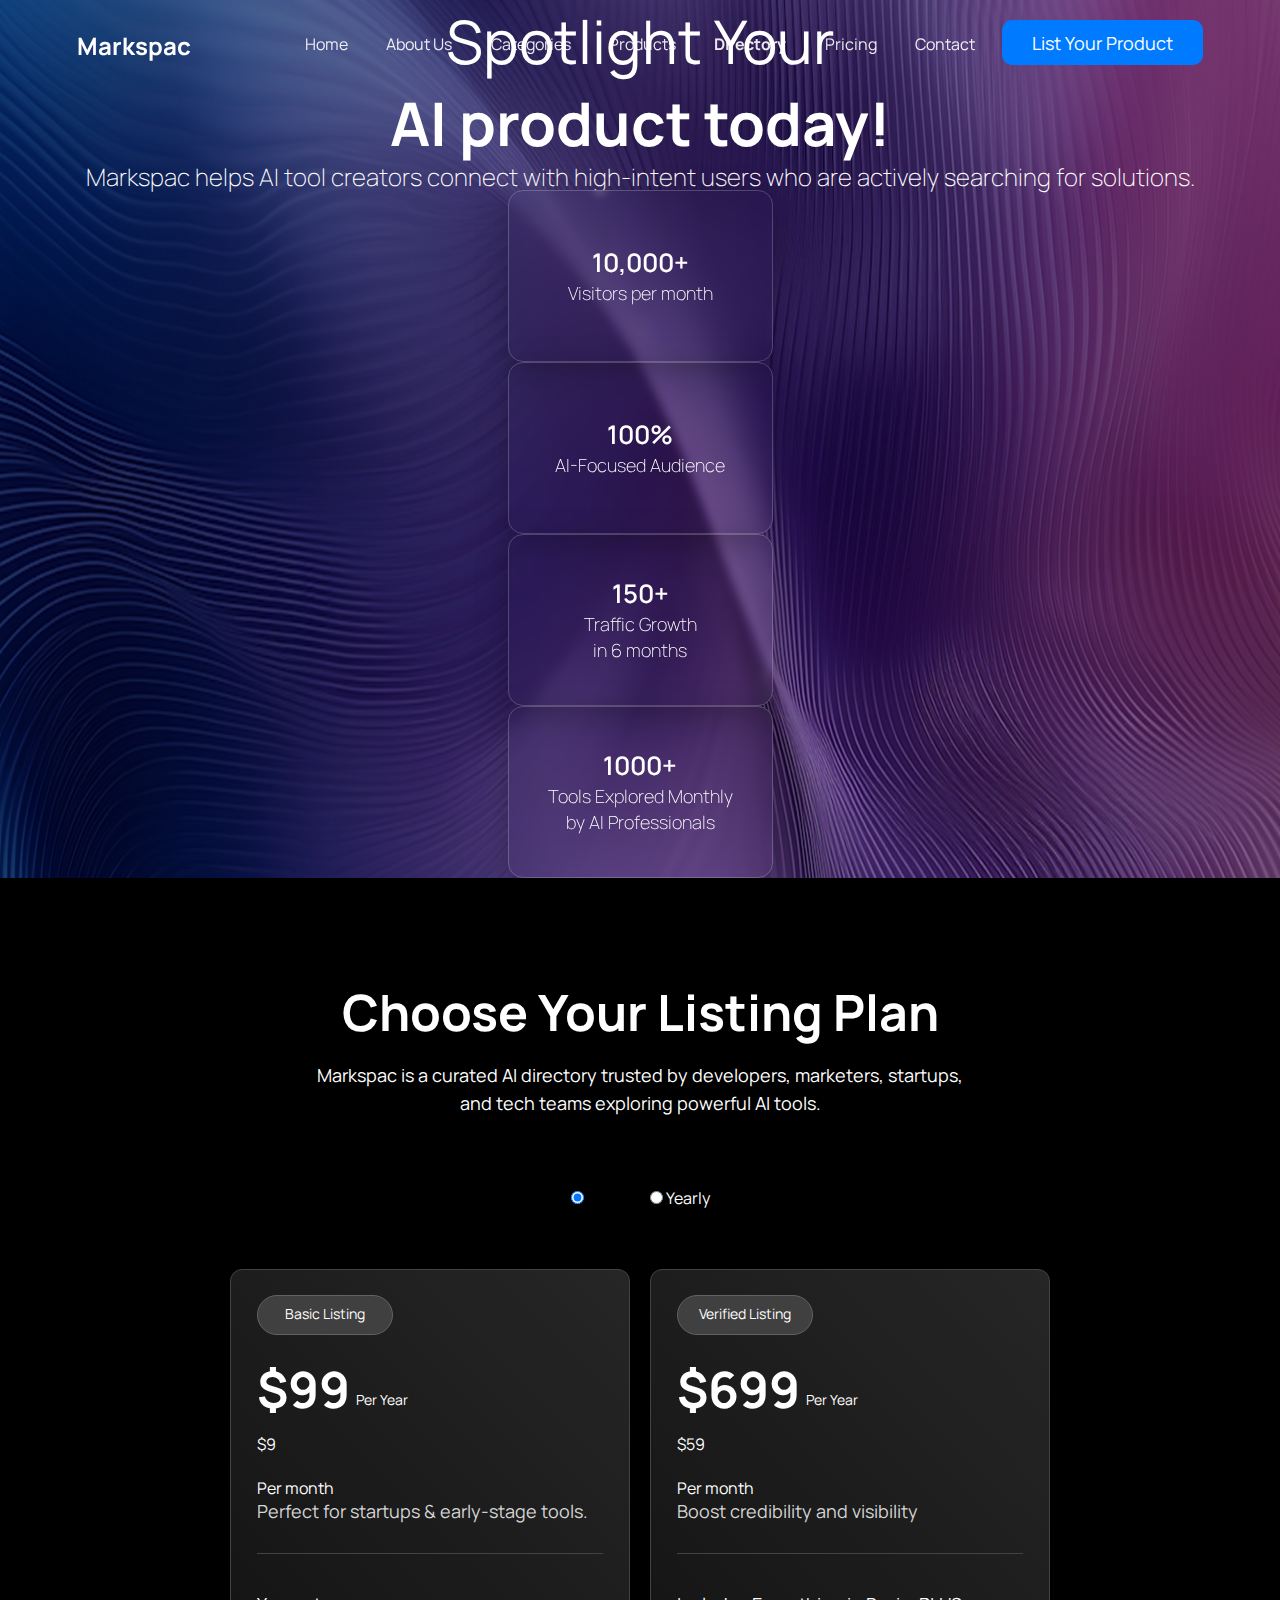
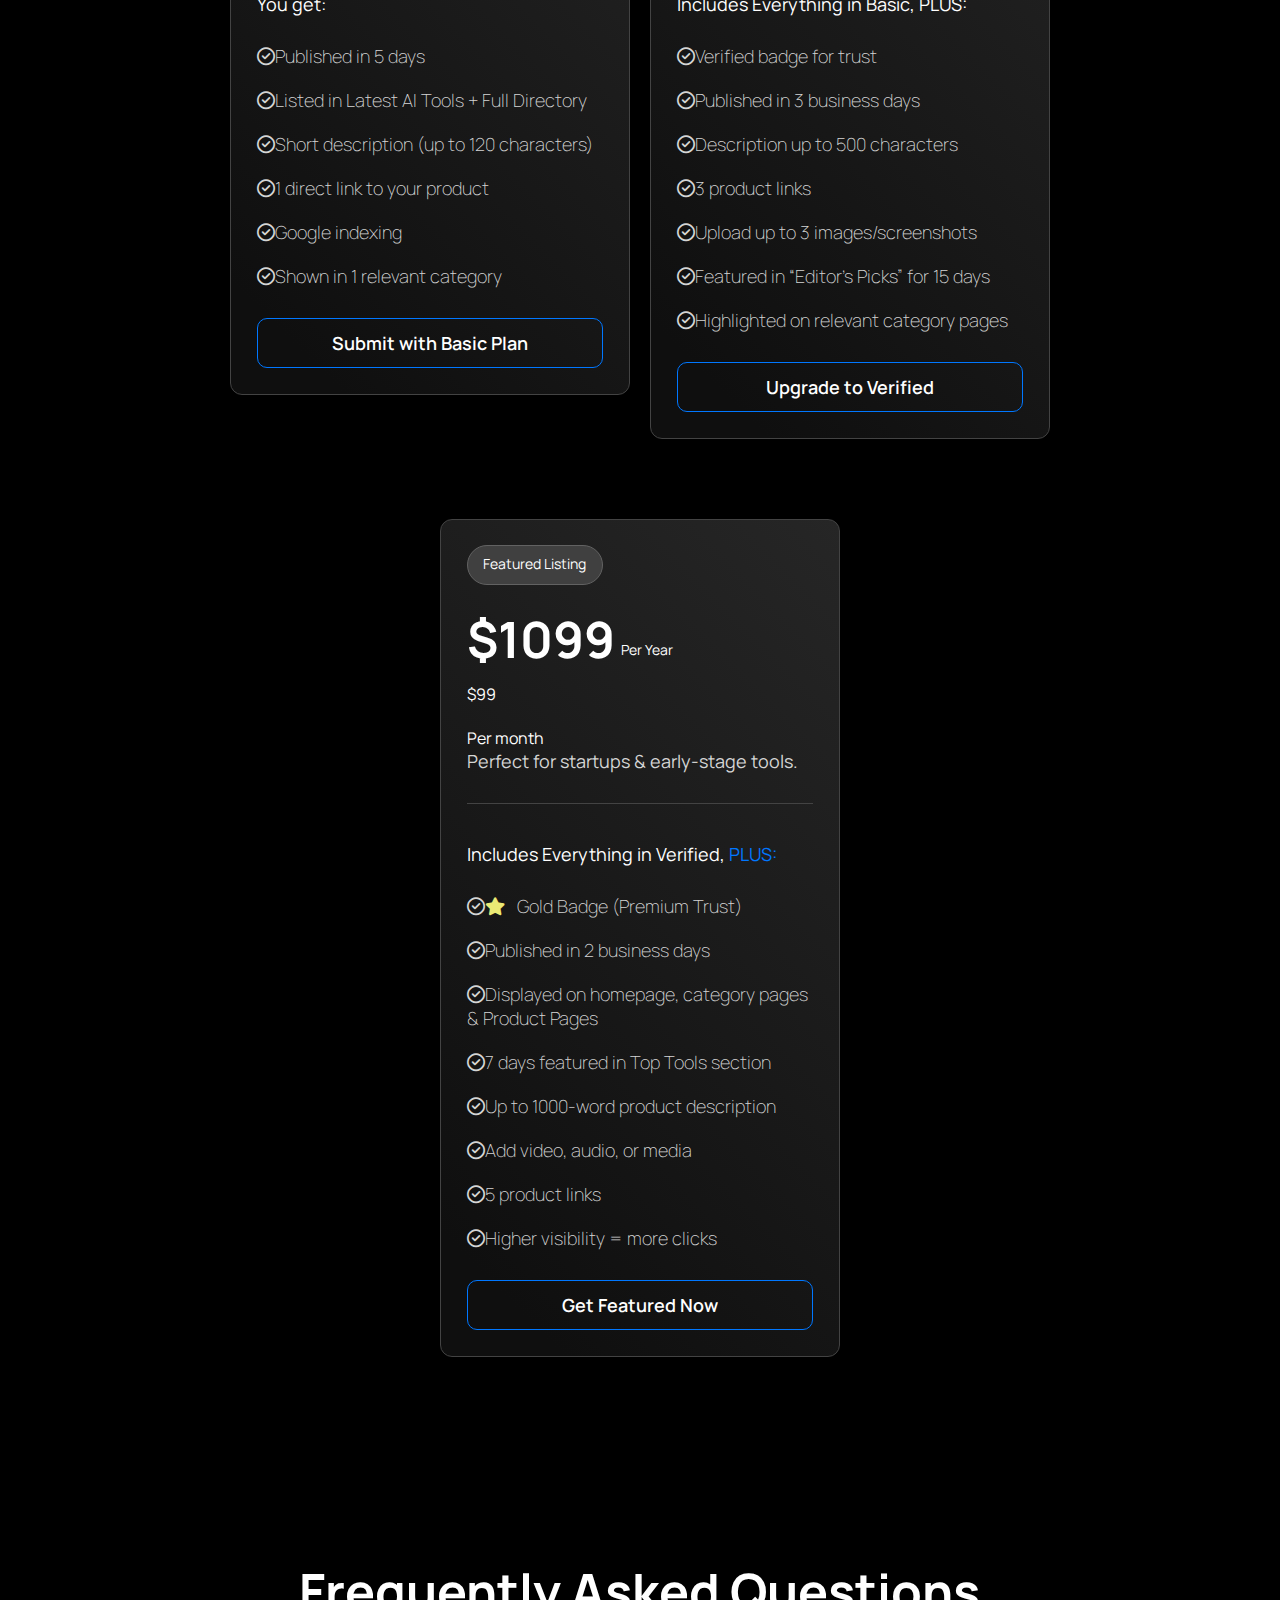
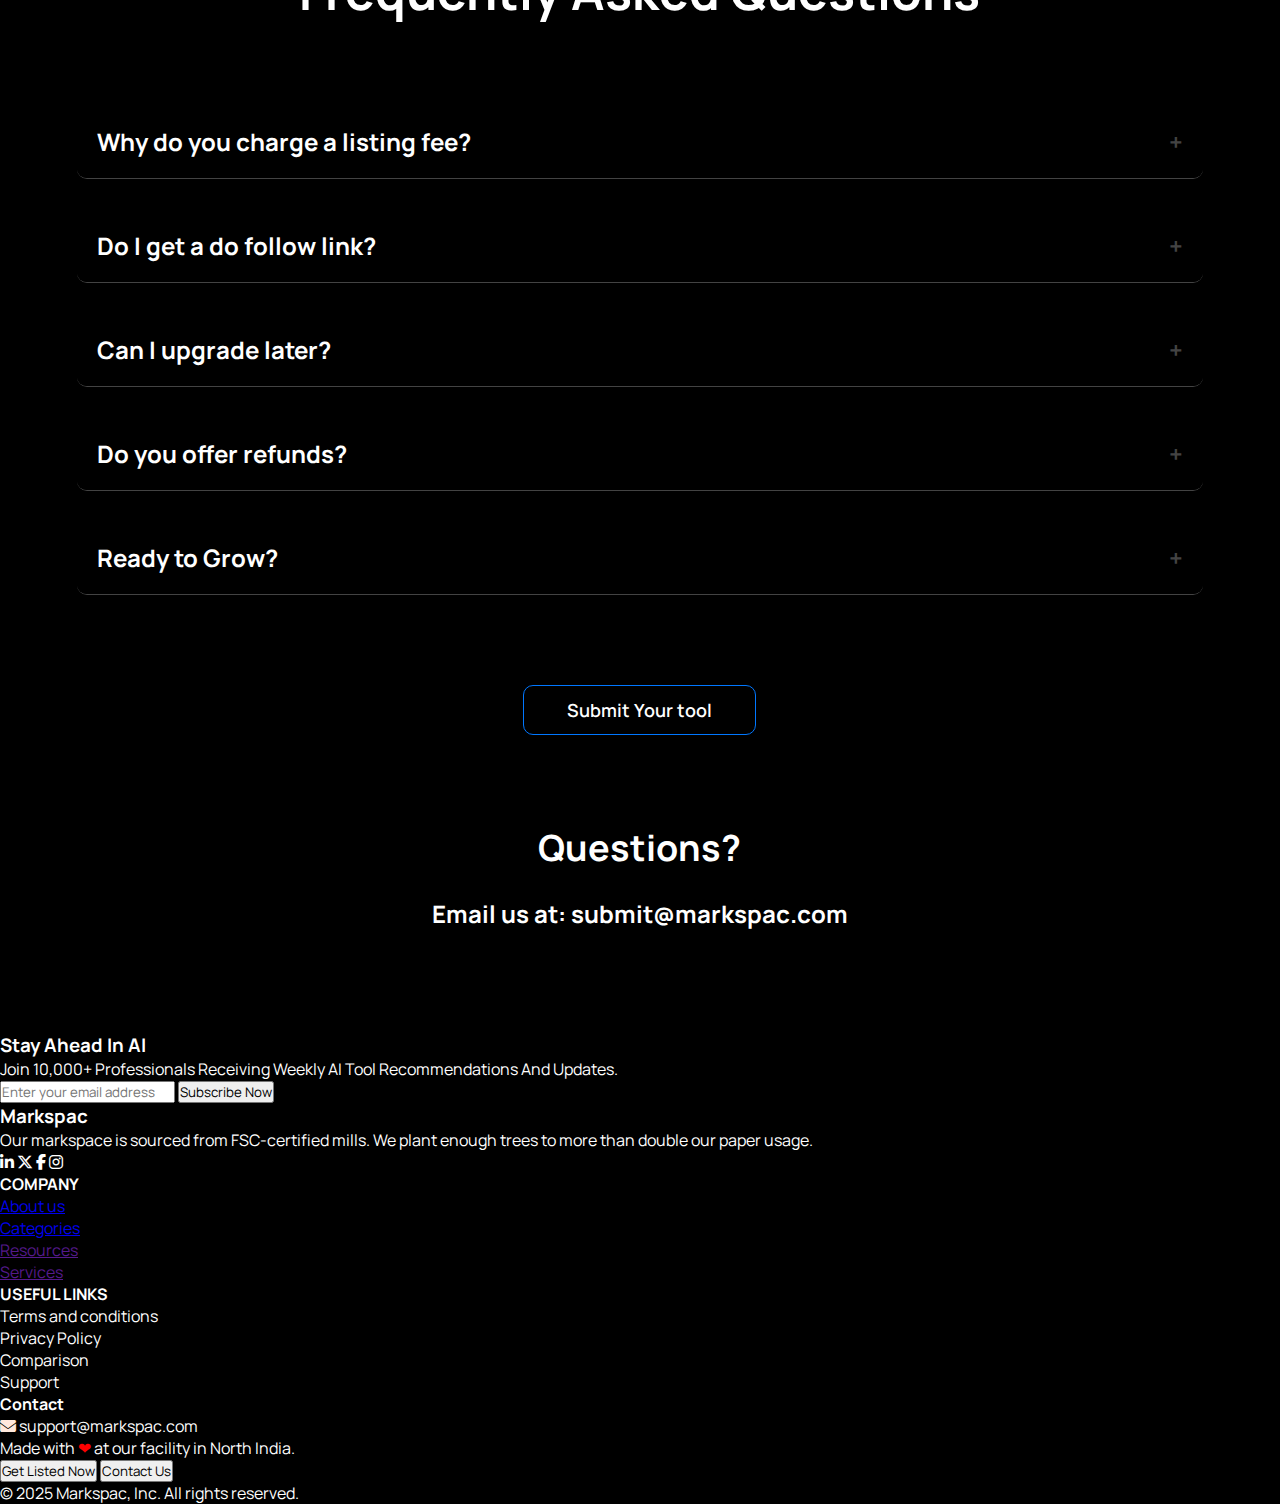
<file: pricing.html>
<!DOCTYPE html>
<html lang="en">

<head>
  <meta charset="UTF-8" />
  <meta name="viewport" content="width=device-width, initial-scale=1.0" />
  <link rel="stylesheet" href="https://cdnjs.cloudflare.com/ajax/libs/font-awesome/6.7.2/css/all.min.css">
  <link rel="stylesheet" href="pricing.css">
  <link rel="preconnect" href="https://fonts.googleapis.com">
  <link rel="preconnect" href="https://fonts.gstatic.com" crossorigin>
  <link href="https://fonts.googleapis.com/css2?family=Manrope:wght@200..800&display=swap" rel="stylesheet">
  <title>Markspac</title>

</head>

<body>
  <!-- Header + Nav -->
  <header>

    <div class="logo">Markspac</div>
    <input type="checkbox" id="toggle" hidden>
    <label for="toggle" class="hamburger">
      <span></span>
      <span></span>
      <span></span>
    </label>
    <ul class="navLinks">
      <li><a href="index.html">Home</a></li>
      <li><a href="about.html">About&nbsp;Us</a></li>
      <li><a href="category.html">Categories</a></li>
      <li><a href="#">Products</a></li>
      <li><a href="listing.html">Directory</a></li>
      <li><a href="pricing.html">Pricing</a></li>
      <li><a href="#">Contact</a></li>
    </ul>
    <button class="cta"><a href="">List Your Product</a></button>

  </header>
  <!-- hero about -->
  <section class="hero-pricing">

    <h1><span style="font-weight: normal;">Spotlight Your</span> <br> AI product today!</h1>
    <p>Markspac helps AI tool creators connect with high-intent users who are actively searching for solutions.</p>
    <div class="glass-container">
      <div class="glass-card">
        <h2>10,000+</h2>
        <p style="   width: 100%;">Visitors per month</p>
      </div>
      <div class="glass-card">
        <h2>100%</h2>
        <p>AI-Focused Audience</p>
      </div>
      <div class="glass-card">
        <h2>150+</h2>
        <p>Traffic Growth <br>
          in 6 months</p>
      </div>
      <div class="glass-card">
        <h2>1000+</h2>
        <p>Tools Explored Monthly <br>
          by AI Professionals</p>
      </div>
    </div>
  </section>



  <!-- plans-start -->
  <section class="plans-container">
    <h2>Choose Your Listing Plan</h2>
    <p class="plans-head-para">Markspac is a curated AI directory trusted by developers, marketers, startups, and tech
      teams exploring powerful AI tools.</p>


    <input type="radio" name="toggle" id="monthly" checked>
    <label for="monthly" class="option">Monthly</label>

    <input type="radio" name="toggle" id="yearly">
    <label for="yearly" class="option">Yearly</label>
    <div class="toggle-wrapper"></div>




    <div class="plans-grid">
      <div class="plan-card">
        <div class="card-top">
          <h3>Basic Listing</h3>
          <div class="card-top-para">
            <p class="para-yearly">$99</p> &nbsp;&nbsp;
            <p class="para-yearly">Per Year</p>
          </div>
          <div class="card-top-para-two">
            <p class="para-yearly">$9</p> &nbsp;&nbsp;
            <p class="para-yearly">Per month</p>
          </div>
          <p class="para-third">Perfect for startups & early-stage tools.</p>
        </div>

        <div class="card-rest">
          <p>You get:</p>
          <ul>
            <li><i class="fa-regular fa-circle-check"></i><span>Published in 5 days</span></li>
            <li><i class="fa-regular fa-circle-check"></i><span>Listed in Latest AI Tools + Full Directory</span></li>
            <li><i class="fa-regular fa-circle-check"></i><span>Short description (up to 120 characters)</span></li>
            <li><i class="fa-regular fa-circle-check"></i><span>1 direct link to your product</span></li>
            <li><i class="fa-regular fa-circle-check"></i><span>Google indexing</span></li>
            <li><i class="fa-regular fa-circle-check"></i><span>Shown in 1 relevant category</span></li>
          </ul>
          <button>Submit with Basic Plan</button>
        </div>
      </div>


      <div class="plan-card">
        <div class="card-top">
          <h3>Verified Listing</h3>
          <div class="card-top-para">
            <p class="para-yearly">$699</p> &nbsp;&nbsp;
            <p class="para-yearly">Per Year</p>
          </div>
          <div class="card-top-para-two">
            <p class="para-yearly">$59</p> &nbsp;&nbsp;
            <p class="para-yearly">Per month</p>
          </div>
          <p class="para-third">Boost credibility and visibility</p>
        </div>

        <div class="card-rest">
          <p>Includes Everything in Basic, PLUS:</p>
          <ul>
            <li><i class="fa-regular fa-circle-check"></i><span>Verified badge for trust</span></li>
            <li><i class="fa-regular fa-circle-check"></i><span>Published in 3 business days</span></li>
            <li><i class="fa-regular fa-circle-check"></i><span>Description up to 500 characters</span></li>
            <li><i class="fa-regular fa-circle-check"></i><span>3 product links</li>
            <li><i class="fa-regular fa-circle-check"></i><span>Upload up to 3 images/screenshots</span></li>
            <li><i class="fa-regular fa-circle-check"></i><span>Featured in “Editor’s Picks” for 15 days</span></li>
            <li><i class="fa-regular fa-circle-check"></i><span>Highlighted on relevant category pages</span></li>
          </ul>
          <button>Upgrade to Verified</button>
        </div>
      </div>


      <div class="plan-card">
        <div class="card-top">
          <h3>Featured Listing</h3>
          <div class="card-top-para">
            <p class="para-yearly">$1099</p> &nbsp;&nbsp;
            <p class="para-yearly">Per Year</p>
          </div>
          <div class="card-top-para-two">
            <p class="para-yearly">$99</p> &nbsp;&nbsp;
            <p class="para-yearly">Per month</p>
          </div>
          <p class="para-third">Perfect for startups & early-stage tools.</p>
        </div>

        <div class="card-rest">
          <p>Includes Everything in Verified,<span style="color: #0077ff; margin-left: 0;"> PLUS:</span></p>
          <ul>
            <li><i class="fa-regular fa-circle-check"></i><span><i class="fa-solid fa-star" style="color: rgb(234, 234, 117);"></i> &nbsp; Gold Badge
                (Premium Trust)</span></li>
            <li><i class="fa-regular fa-circle-check"></i><span>Published in 2 business days</span></li>
            <li><i class="fa-regular fa-circle-check"></i><span>Displayed on homepage, category pages
                & Product Pages</span></li>
            <li><i class="fa-regular fa-circle-check"></i><span>7 days featured in Top Tools section</span></li>
            <li><i class="fa-regular fa-circle-check"></i><span>Up to 1000-word product description</span></li>
            <li><i class="fa-regular fa-circle-check"></i><span>Add video, audio, or media</span></li>
            <li><i class="fa-regular fa-circle-check"></i><span>5 product links</span></li>
            <li><i class="fa-regular fa-circle-check"></i><span>Higher visibility = more clicks</span></li>
          </ul>
          <button>Get Featured Now</button>
        </div>
      </div>
    </div>

  </section>
  <!-- plans-end -->

  <!-- faq start -->
  <section class="faq-container">
    <h2>Frequently Asked Questions</h2>

    <div class="faq-section">
      <div class="faq-question"> Why do you charge a listing fee?
        <span class="faq-icon">+</span>
      </div>
      <div class="faq-answer">
        To ensure high-quality submissions and cover editorial reviews.
      </div>
    </div>

    <div class="faq-section">
      <div class="faq-question">Do I get a do follow link?
        <span class="faq-icon">+</span>
      </div>
      <div class="faq-answer">
        We usually publish your product within 3–5 business days after review and approval.
      </div>
    </div>

    <div class="faq-section">
      <div class="faq-question">
        Can I upgrade later?
        <span class="faq-icon">+</span>
      </div>
      <div class="faq-answer">
        Yes, you can submit edit requests via your dashboard anytime after publishing.
      </div>
    </div>
    <div class="faq-section">
      <div class="faq-question">
        Do you offer refunds?
        <span class="faq-icon">+</span>
      </div>
      <div class="faq-answer">
        Yes, you can submit edit requests via your dashboard anytime after publishing.
      </div>
    </div>
    <div class="faq-section">
      <div class="faq-question">
        Ready to Grow?
        <span class="faq-icon">+</span>
      </div>
      <div class="faq-answer">
        Yes, you can submit edit requests via your dashboard anytime after publishing.
      </div>
    </div>
    <button>Submit Your tool</button>
    <p class="text-ques">Questions?</p>
    <p class="ans-ques">Email us at: submit@markspac.com</p>
  </section>
  <!-- faq end -->
  <!-- newsletter starts -->
  <section class="newsletter">
    <div class="newsletter-container">
      <div class="newsletter-left">
        <h3>Stay Ahead In AI</h3>
        <p>Join 10,000+ Professionals Receiving Weekly AI Tool Recommendations And Updates.</p>
      </div>
      <div class="newsletter-right">
        <input type="email" placeholder="Enter your email address">
        <button class="subscribe-btn">Subscribe Now</button>
      </div>
    </div>
  </section>
  <!-- newsletter end -->
  <!-- footer -->
  <footer class="footer">
    <div class="footer-container">
      <div class="footer-column-left">
        <h3>Markspac</h3>
        <p>Our markspace is sourced from FSC-certified mills. We plant enough trees to more than double our paper
          usage.
        </p>
        <div class="footer-left-icons">
          <i class="fab fa-linkedin-in"></i>
          <i class="fab fa-x-twitter"></i>
          <i class="fab fa-facebook-f"></i>
          <i class="fab fa-instagram"></i>
        </div>

      </div>
      <div class="footer-column-list">
        <div class="footerList">
          <h4>COMPANY</h4>
          <ul>
            <li><a href="about.html">About us</a></li>
            <li><a href="category.html">Categories</a></li>
            <li><a href="">Resources</a></li>
            <li><a href="">Services</a></li>
          </ul>
        </div>

        <div class="footerList">
          <h4>USEFUL LINKS</h4>
          <ul>
            <li class="second-list">Terms and conditions</li>
            <li class="second-list">Privacy Policy</li>
            <li class="second-list">Comparison</li>
            <li class="second-list">Support</li>
          </ul>
        </div>
      </div>
      <div class="footer-column-right">
        <h4>Contact</h4>
        <p><i class="fa-solid fa-envelope" style="color: #ffe8dc;"></i> support@markspac.com</p>
        <p>Made with <span style="color: red;">❤</span> at our facility in North India.</p>
      </div>
    </div>
    </div>
    <div class="footer-end">
      <div class="buttons-footer">
        <button class="footer-btn">Get Listed Now</button>
        <button class="footer-btn">Contact Us</button>
      </div>
      <p class="footer-copy">© 2025 Markspac, Inc. All rights reserved.</p>
    </div>

  </footer>
  <!-- end -->

  <script>

    const faqs = document.querySelectorAll('.faq-section');

    faqs.forEach(faq => {
      faq.querySelector('.faq-question').addEventListener('click', () => {
        // Close all FAQs
        faqs.forEach(item => {
          if (item !== faq) {
            item.classList.remove('active');
            item.querySelector('.faq-icon').textContent = '+';
          }
        });

        // Toggle current one
        faq.classList.toggle('active');
        const icon = faq.querySelector('.faq-icon');
        icon.textContent = faq.classList.contains('active') ? '−' : '+';
      });
    });

  </script>

  <!-- faq ended -->


  <!-- nav scroll effect -->
  <script>
    const header = document.querySelector("header");

    window.addEventListener("scroll", () => {
      if (window.scrollY > 30) {
        header.classList.add("scrolled");
      } else {
        header.classList.remove("scrolled");
      }
    });
  </script>
  <!-- nav scroll effect -->
</body>

</html>
</file>
<file: style.css>
* {
  box-sizing: border-box;
  margin: 0;
  padding: 0;
  -webkit-tap-highlight-color: transparent;
  /* For mobile tap highlight */
  -webkit-focus-ring-color: transparent;
  /* For Safari blue ring */
  outline: none;
  font-family: "Manrope", sans-serif;
}




body {
  margin: 0;


  font-family: "Manrope", sans-serif;
  font-optical-sizing: auto;

  font-style: normal;

  background: #1e1e1e;
  overflow-x: hidden;

  word-wrap: break-word;
  /* allow breaking long words */

  color: white;
}

/* --------------------------------------------- */
/* NAVIGATION */
header {
  display: flex;
  justify-content: center;
  background: linear-gradient(to bottom,
      rgba(0, 0, 0, 1) 45%,
      rgba(0, 0, 0, 0) 100%);

  height: 150px;

  padding: 20px 0px;
  width: 100vw;
  z-index: 99999999;

  top: 0;
  position: fixed;
}

.logo {
  position: absolute;
  font-size: 24px;
  font-weight: 700;
  left: 6vw;
  margin-top: 1vh;
}

nav {
  margin-left: auto;
  background: transparent;
}

.navLinks {
  list-style: none;
  display: flex;
  gap: 3vw;

  text-align: center;
}

.navLinks li {
  margin-top: 12.5px;
}

.navLinks li a {
  text-decoration: none;
  color: white;
  font-size: 16px;
  opacity: 0.9;

}

.navLinks li a:hover {
  color: #0077ff;
}

.cta {
  margin-left: 5%;
  background-color: #007bff;
  max-width: 205px;
  border-radius: 6px;
  padding: 10px 30px;
  height: 45px;
  border: none;
  color: white;
  border-radius: 10px;
  font-size: 14px;
  font-weight: lighter;
  position: absolute;
  z-index: 99999;
  cursor: pointer;

  right: 6%;

}

/* hamburger */
.hamburger {
  width: 20px;
  position: absolute;
  display: none;
  cursor: pointer;
}

.hamburger span {
  width: 25px;
  height: 3px;
  position: absolute;
  border-radius: 20px;
  background-color: white;
  transition: all 0.5s ease;
  margin-top: -6px;

}

.hamburger span:nth-child(1) {
  top: 0;
  width: 15px;
}

.hamburger span:nth-child(2) {
  top: 8px;
}

.hamburger span:nth-child(3) {
  top: 16px;
  width: 15px;
}

#toggle:checked+.hamburger span:nth-child(1) {
  transform: rotate(45deg);
  top: 10px;
  width: 20px;


}

#toggle:checked+.hamburger span:nth-child(2) {
  opacity: 0;
}

#toggle:checked+.hamburger span:nth-child(3) {
  transform: rotate(-45deg);
  top: 10px;
  width: 20px;
}

/* hamburger end */


@media (max-width:1075px) {
  .logo {
    font-size: 20px;
  }

  .navLinks li a {

    font-size: 12px;

  }

  .cta {
    font-size: 12px;
    padding: 10px 14px;
  }
}



@media (max-width: 800px) {
  header {
    padding: 0;
    display: flex;

    gap: 15px;
  }


  .navLinks li {
    width: 100%;
    text-align: left;
    height: 54px;
    display: flex;
    align-items: center;
    color: #0077ff;
    transition: 0.5s ease;
  }

  .navLinks li:hover {
    background-color: #0e0e0e;
    transition: 0.5s ease;

  }

  .navLinks li a {

    text-decoration: none;
    /* optional */
    width: 100%;
    display: block;
    transition: 0.5s ease;
  }

  .nav-links li a:hover {
    color: #0077ff;
    background-color: #0e0e0e;
    transition: 0.5s ease;
  }


  .logo {
    left: 6vw;
    top: 3vh;
  }

  .navLinks {
    flex-direction: column;
    position: absolute;
    top: 60px;
    margin-left: 0;
    align-items: flex-start;
    justify-content: flex-start;
    background-color: black;
    width: 100%;
    max-width: 80vw;
    left: 100vw;
    font-size: 18px;
    font-weight: bold;
    overflow: hidden;
    height: 100vh;
    border-left: 2px solid #0077ff;
    opacity: 0;
    pointer-events: none;

    border-radius: 8px;
    gap: 0;
    transition: all 0.5s ease;
  }

  .navLinks li a {

    margin-left: 5vw;

    font-size: clamp(18px, 2vw, 22px);

  }

  .navLinks li:nth-child(1) {
    margin-top: 10px;
  }

  #toggle:checked~.navLinks {
    width: 100%;
    max-width: 80vw;
    left: 30vw;
    opacity: 1;
    pointer-events: auto;
    transition: left 0.4s ease-in-out;
  }

  .hamburger {
    display: flex;
    flex-direction: column;
    position: absolute;
    right: 20px;
    top: 6vh;
    z-index: 1001;
  }

  .cta {
    right: 6vw;
    top: 3vh;
  }


}

@media (max-width:600px) {
  .cta {
    display: none;
  }
}


/* Headrer ends */

/* HERO SECTION */
.hero {


  width: 100vw;

  margin: auto;
  position: relative;
  background-image: url("banner-01\ 1@2x\ \(1\).png");
  background-repeat: no-repeat;
  display: flex;
  height: 100vh;
  justify-content: space-between;

  gap: 10vw;
  background-size: 100% 100%;
  z-index: 999;
}

.hero-left {
  max-width: 30vw;
  margin-left: 6vw;
  height: 100%;
  margin-top: 5%;
  vertical-align: center;
  display: flex;
  flex-direction: column;
  justify-content: center;

}

.hero h1 {
  font-size: clamp(30px, 5vw, 50px);

  font-weight: bold;

}

.hero h1 span {
  color: #00aaff;

  line-height: clamp(50px, 5vw, 70px);
}

.hero p {
  font-size: clamp(18px, 2vw, 24px);

  line-height: clamp(24px, 5vw, 36px);

  color: #ccc;
  margin-bottom: clamp(10px, 2vw, 30px);

}

.search-bar {
  display: flex;
  flex-direction: column;
  align-items: flex-start;
  gap: 10px;



}

.search-bar input {
  width: 100%;
  max-width: 584px;
  height: 60px;
  padding: 12px;
  background: linear-gradient(to right, rgba(255, 255, 255, 0.15) 0%, rgba(255, 255, 255, 0.15) 100%);
  color: rgba(255, 255, 255, 0.6);
  border: none;
  border-radius: 10px;
  font-size: 20px;
  border: 1px solid #0077FF;
  margin-bottom: clamp(10px, 2vw, 30px);

}

.search-bar button {
  padding: 12px 16px;
  background-color: white;
  color: black;
  font-weight: 600;
  border: none;
  border-radius: 10px;
  cursor: pointer;
}

.hero-right {
  width: 100%;
  max-width: fit-content;
  margin-right: 6vw;
  height: 100vh;
  overflow: hidden;
  margin-bottom: clamp(10px, 2vw, 30px);
  display: flex;
  gap: clamp(10px, 2vw, 30px);
}

/* Common styles for all scroll columns */
.marquee-scroll-first,
.marquee-scroll-second,
.marquee-scroll-third {
  width: 100%;
  max-width: 222px;
  height: 100vh;
  overflow: hidden;
  position: relative;
}

/* Scroll content layout */
.scroll-content {
  display: flex;
  flex-direction: column;
  gap: clamp(10px, 2vw, 30px);
}

/* Image sizing */
.scroll-content img {
  width: 100%;
  max-width: 222px;
  max-height: 192px;
  object-fit: cover;
}




@media(max-width:770px) {
  header {
    top: 0;
  }

  .hero {
    flex-direction: column;
    gap: 0;
    height: auto;
  }

  .hero h1 {
    font-size: 36px;
  }

  .hero-left {
    max-width: 100vw;
    z-index: 9999999;
    background-color: #000000;
    height: 80vh;
    padding-left: 20px;
    padding-right: 20px;
    margin-left: 0;
  }

  .search-bar input {
    font-size: 15px;
  }

  .hero-right {
    width: 100%;
    max-width: 100vw;
    margin-right: 0;
    gap: 20;
    height: 100vh;
    padding-left: 4vw;
    height: 70vh;
    display: flex;
    z-index: 9999999;
    justify-content: center;
    align-items: center;


  }

  .hero-right::before {
    content: '';
    background: linear-gradient(to bottom, #000000 0%, #ffffff00 40%);
    z-index: 9;
    position: absolute;
    margin-top: 0%;
    left: 0;
    width: 100%;
    height: 76vh;
    pointer-events: none;
  }
}

@media(max-width:400px) {
  .hero-right {
    gap: 5px;
  }

  .search-bar button {
    padding: 8px;
    background-color: white;
    color: black;
    font-weight: 600;
    border: none;
    border-radius: 5px;
    font-size: 10px;
    cursor: pointer;
  }
}

/* Hero end---------------------------------------------------- */
/* -------------------CATEGORIES SECTION----------------------- */
.category-section {
  background-color: #000000;
  padding-block: clamp(40px, 8vw, 100px);

  text-align: center;
  height: auto;
}

.category-section h2 {

  text-align: center;
  margin-bottom: clamp(60px, 2vw, 100px);

  font-weight: 600;

  font-size: 32px;
}

.category-section h2 span {
  color: #00e1e6;
}

.grid {

  display: grid;
  grid-template-columns: repeat(4, 1fr);
  margin-left: 6vw;

  margin-right: 6vw;
  max-width: 88vw;
  top: 30px;
  background-color: #1d1d1d;
  gap: 2px;
  margin-bottom: clamp(60px, 2vw, 100px);

}


.grid-item {
  line-height: clamp(24px, 5vw, 32px);

  padding: 40px 10px;
  display: flex;
  align-items: center;
  justify-content: center;
  font-size: clamp(16px, 2vw, 24px);
  width: 100%;
  height: 176px;



}


.background-color {

  border: 1px solid transparent;
  position: relative;
  color: #d5d5d5;
  font-weight: 600;
  text-align: center;
  padding: 50px 20px;
  cursor: pointer;
  z-index: 1;
  overflow: hidden;
  background-color: black;
}

.background-color::before {
  content: "";
  position: absolute;
  top: 0;
  left: 0;
  width: 100%;
  height: 100%;
  background: linear-gradient(180deg, rgba(13, 110, 253, 1), rgba(0, 32, 96, 1));
  opacity: 0;
  z-index: -1;
  transition: opacity 1s ease, transform 1s ease;
  transform: scale(1);
}

.background-color:hover {
  opacity: 1;

}

.background-color.clicked::before {
  opacity: 1;
  transform: scale(1.05);
}




.view-btn {

  top: 100px;

  background-color: transparent;
  width: 100%;
  max-width: 213px;
  height: 55px;
  border: 1px solid #0077FF;
  color: white;
  font-size: 18px;
  border-radius: 10px;
  cursor: pointer;
  transition: all 01s ease;

}



@media (max-width: 768px) {
  .grid {
    grid-template-columns: repeat(2, 1fr);
  }

  .view-btn {
    font-size: 16px;
  }

}

@media (max-width: 480px) {
  .category-section {
    padding: 20px 5px;
  }

  .grid {
    grid-template-columns: repeat(2, 1fr);

  }

  .grid-item {
    height: auto;
    font-size: 18px;
  }

  .view-btn {
    font-size: 16px;
  }


}

/* Categories end */
/* ---------Tools Section ------------ */

.tools-section {
  background: linear-gradient(to bottom, rgba(15, 15, 15, 1) 0%, rgba(15, 15, 15, 0.6) 100%);
  padding-block: clamp(40px, 8vw, 100px);
  color: white;
  text-align: center;
  display: flex;
  flex-direction: column;
}


.tools-grid {
  display: flex;
  flex-wrap: wrap;
  justify-content: center;
  gap: 20px;
  margin-top: 30px;

  position: relative;


}

.tool-card {
  background-color: #101010;
  border: 1px solid #434343;
  border-radius: 10px;
  padding: 20px;
  width: 430px;
  display: flex;
  flex-direction: column;
  gap: 10px;
  text-align: left;
  box-shadow: 0 0 10px rgba(0, 0, 0, 0.3);
  transition: all 0.4s ease;
  overflow: hidden;
}

.tool-card:hover {
  border-color: #0077ff;
  background: linear-gradient(to bottom, #1e205d3a 0%, #1e205d00 100%);
  box-shadow: 4px 4px #1e205d3a;
}

.tool-card img {

  height: 53px;
  object-fit: contain;
  width: fit-content;
  align-self: left;
}

.tool-info {
  display: flex;
  flex-direction: column;
  gap: 8px;
}

.tool-info i {
  color: #006DC7;
}

.tool-info a {
  text-decoration: none;
  color: #0077ff;
}



.visit-btn {
  background-color: white;
  color: black;
  position: absolute;
  width: 100%;
  max-width: 155px;
  height: 45px;
  border: none;
  border-radius: 6px;
  font-size: 16px;

  right: 1%;
  top: 1%;
  cursor: pointer;
  font-weight: normal;


}

.view-all-tools-btn {
  margin-top: 50px;
  background-color: transparent;
  width: 100%;
  max-width: 197px;
  height: 55px;

  color: white;
  font-size: 18px;
  border: 1px solid #0077ff;
  border-radius: 10px;
  cursor: pointer;
  transition: all 01s ease;
  margin-bottom: 60px;
  position: relative;
  top: 60px;
}




.tool-rating {
  font-size: 14px;

}

.full-stars i {
  color: #eeba0e;

}


.half-stars i {

  color: #eeba0e;
}

.tool-desc,
.tool-location,
.tool-services {
  font-size: 13px;
  color: #ccc;
  line-height: 1.4;
}



@media (max-width: 768px) {
  .tool-card {
    width: 100%;
    max-width: 320px;
  }
}

@media (max-width:880px) {
  .tools-section {
    padding: 40px 20px;
  }

  .tool-card {
    width: 100%;
    max-width: 500px;
  }

  .visit-btn {
    font-size: 12px;
    background-color: white;
    color: black;
    position: relative;
    width: 100%;
    max-width: 165px;
    height: 45px;
    border: none;
    border-radius: 6px;
    font-size: 12px;
    margin-left: 35%;
    right: 2%;
    top: 1%;
    cursor: pointer;
    font-weight: normal;



  }

}

/* --------Tools ends--------- */
/* ---------how it works------  */
.how-it-works {
  background-color: black;

  margin: auto;
  padding: 80px 20px;
  color: white;
  text-align: center;
}

.how-heading {
  font-size: 32px;
  margin-bottom: 40px;
}

.how-heading span {
  color: #00e1e6;
}

.how-grid {
  display: flex;
  justify-content: center;
  flex-wrap: wrap;
  gap: 30px;

  margin: auto;
}

.how-card {
  background: linear-gradient(to bottom, #0f0f0f 0%, #002e62cb 100%);
  z-index: 9999;
  border: 1px solid #333;
  border-radius: 12px;
  padding: 30px 20px;
  flex: 1;
  width: 100%;
  max-width: 526px;
  height: fit-content;
  box-shadow: 0 0 15px rgba(0, 0, 0, 0.4);
  text-align: left;
}

.how-card h3 {
  font-size: 18px;
  color: #ffffff;
  margin-bottom: 10px;
}

.how-sub {
  font-size: 16px;
  color: #aaa;
  margin-bottom: 20px;
  line-height: 1.4;
}


.how-placeholder img {

  width: 100%;
  height: 100%;
  border-radius: 10px;
  height: 252px;

}

@media (max-width: 768px) {
  .how-grid {

    flex-direction: column;
    align-items: center;
  }

  .how-card h3 {
    font-size: 20px;
  }

  .how-sub {
    font-size: 14px;
  }
}

/* how it works end -------- */
/* Why markspack starts */

.why-markspac {
  background-color: #0F0F0F;
  color: white;
  text-align: center;
  padding: 80px 20px;
}

.why-heading {
  font-size: 32px;
  margin-bottom: 40px;
}

.why-heading span {
  color: #00e1e6;
}

.why-grid {
  display: flex;
  justify-content: center;
  flex-wrap: wrap;
  gap: 20px;

}

.why-card {
  background-color: #101010;
  border: 1px solid #434343;
  border-radius: 12px;
  padding: 30px 20px;
  width: 100%;
  max-width: 280px;
  height: 239px;
  color: #ffffff;
  vertical-align: center;
  transition: 0.4s;
  display: flex;
  flex-direction: column;
  justify-content: center;
  align-items: center;
  font-size: clamp(18px, 2vw, 24px);

}

.why-card:hover {
  border-color: #0077ff;
  background: linear-gradient(to bottom, #1e205d3a 0%, #1e205d00 100%);
  box-shadow: 4px 4px #1e205d3a;

}



.icon-div {
  height: 70px;
  width: 70px;
  background-color: #D4E8FF;
  border-radius: 50%;
  color: #0077ff;
  margin-bottom: 15px;
  display: flex;
  align-items: center;
  justify-content: center;
  position: relative;
}

.icon-div img {
  position: absolute;
}

@media(max-width:590px) {
  .why-markspac {
    padding: 20px 10px;
  }

  .why-card {
    width: 100%;
    max-width: 170px;
    height: 170px;
    padding: 10px;


  }

  .why-card p {
    color: white;
    font-size: 16px;
  }


}


/* ------------Why ends------------ */

/* ----trending section---- */
.trending-section {
  padding-block: clamp(40px, 8vw, 100px);
  overflow: hidden;
  height: auto;
  display: flex;


  flex-direction: column;
  justify-content: center;
  align-items: center;
}

.trending-section h2 {
  margin-bottom: 60px;
  margin-left: 6vw;
  margin-right: 6vw;
  text-align: center;
}

.slider-wrapper {

  overflow: hidden;
  position: relative;

}

.outer-slider {
  display: flex;
  width: 300vw;
  /* 3 slides */
  transition: transform 0.5s ease-in-out;
}

.slider-item {
  width: 100vw;
  display: flex;
  justify-content: center;
  flex-wrap: wrap;
  gap: 20px;
  flex-shrink: 0;

}

.image-slider-int-carousal {
  position: relative;
  max-width: 470px;
  display: flex;
  overflow: hidden;
  border-radius: 20px;
  height: 300px;
}

.gradient-color {
  background: linear-gradient(to top, #0b0f14 5%, transparent 100%);
  position: absolute;
  width: 100%;
  height: 100%;
  top: 0;
  left: 0;
  z-index: 2;
}

.carousal-inside-icon {
  width: 40px;
  height: 40px;
  position: absolute;
  top: 75%;
  left: 5%;
  z-index: 999;
}


.carousal-inside-para {
  position: absolute;
  z-index: 999;
  left: 15%;
  width: 70%;
  text-align: left;
  top: 79%;
  font-size: clamp(16px, 2vw, 18px);
}

.slider-track {
  display: flex;


}

.slider-track img {
  width: 100%;
  height: 100%;

  object-fit: cover;
  flex-shrink: 0;
}


.slider-arrows {
  text-align: center;
  margin-top: 20px;

}

.slider-arrows button {
  padding: 10px 20px;
  font-size: clamp(25px, 2vw, 35px);
  margin-top: 60px;
  background-color: #051023;
  color: white;
  border: none;
  border-radius: 5px;
  cursor: pointer;

}

.slider-arrows button:hover {
  background-color: #0077FF;
}

.slider-arrows button:disabled {
  color: #999;
  cursor: not-allowed;
}

@media (max-width: 500px) {
  .image-slider-int-carousal {
    width: 90vw;

  }

  .slider-track img {
    width: 100%;
    height: 100%;

  }

  .carousal-inside-icon {
    width: 40px;
    height: 40px;
    position: absolute;
    top: 75%;
    left: 5%;
    z-index: 999;
  }


}

@media (max-width:479px) {
  .image-slider-int-carousal {
    height: 250px;
  }

  .carousal-inside-para {
    left: 20%;
    top: 77%;
  }
}

@media (max-width:350px) {
  .carousal-inside-para {
    left: 25%;
    top: 75%;

  }

  .image-slider-int-carousal {
    height: 200px;
  }
}

/* end css of trending */


/* ---------------get featured -------- */
.get-featured {
  background: linear-gradient(45deg, #15134a 0%, #0077ff 100%);
  padding-block: clamp(40px, 8vw, 100px);
  text-align: center;
  color: white;
}

.featured-container {
  max-width: 800px;
  margin: auto;
}

.get-featured h2 {
  font-size: 50px;
  font-weight: bold;
  margin-bottom: 15px;
  margin-left: 4vw;
  margin-right: 4vw;
}


.get-featured p {
  font-size: 24px;
  font-weight: lighter;
  color: #e0e0e0;
  margin-bottom: 30px;
  margin-left: 4vw;
  margin-right: 4vw;
}

.list-btn {
  background-color: transparent;
  color: white;
  border: 1px solid white;
  padding: 12px 30px;
  font-size: 16px;
  border-radius: 6px;
  cursor: pointer;
  transition: background-color 0.3s ease, color 0.3s ease;
}

.list-btn:hover {
  background-color: white;
  color: black;
}

@media (max-width:720px) {
  .get-featured h2 {
    font-size: 35px;
  }

  .get-featured p {
    font-size: 18px;

  }
}

@media (max-width:400px) {
  .get-featured h2 {
    font-size: 25px;
  }

  .get-featured p {
    font-size: 14px;

  }
}

/* Get featured ends */

/* ------insights---------- */
.insights {
  background-color: #101010;
  padding-block: clamp(40px, 8vw, 100px);
  color: white;
  text-align: center;

}

.insights-heading {
  font-size: clamp(28px, 2vw, 36px);
  margin-bottom: 40px;

}

.insight-cards {
  display: flex;
  flex-wrap: wrap;
  justify-content: center;
  gap: 20px;
    margin-left: 4vw;
  margin-right: 4vw;

}

.insight-card {

  padding: 5px;
  border-radius: 12px;
  width: 100%;
  max-width: 438px;


  transition: transform 0.4s ease;
}

.insight-card:hover {
  transform: translateY(-5px);
}

.insight-card img {
  width: 100%;
  border-radius: 10px;
  margin-bottom: 15px;
}

.insight-card p {
  font-size: clamp(18px, 2vw, 24px);
  text-align: left;
  font-weight: bold;
  line-height: 36px;
  margin-bottom: 30px;
}

.insight-text {

  font-size: 14px;
  color: #ccc;
}

.explore-btn {
  width: 100%;
  height: 55px;
  font-size: 18px;
  max-width: 237px;

  background-color: transparent;
  color: white;
  border: 1px solid #0077ff;
  border-radius: 6px;
  cursor: pointer;
  margin-top: 20px;
}



@media(max-width:800px) {
  .insight-card {
    max-width: 278px;
  }
}

@media(max-width:600px) {
  .insight-card {
    max-width: 238px;
    margin-bottom: 0;
  }
}

@media(max-width:540px) {
  .insight-card {
    max-width: 90vw;
    margin-bottom: 0;

  }
}

/* Insight ends */
/* newsletter starts */
.newsletter {
  background-color: white;
  background: url('news\ letter-01\ 1.png');
  background-repeat: none;
  background-size: cover;
  background-size: 100%100%;
  padding: 60px 20px;
  color: white;
}

.newsletter-container {
  display: flex;
  justify-content: space-between;
  flex-wrap: wrap;
  gap: 30px;
  max-width: 1920px;
  margin: auto;
  align-items: center;
}

.newsletter-left h3 {
  font-size: 20px;
  margin-bottom: 10px;
  margin-left: 4vw;
}

.newsletter-left p {
  font-size: clamp(14px,2vw,18px);
  color: #ccc;
  margin-left: 4vw;
  width: 100%;
  max-width: 30vw;
}

.newsletter-right {
  display: flex;

  gap: 10px;
}

.newsletter-right input {
  background-color: rgba(255, 255, 255, 0.15);
  border-radius: 6px;
  border: none;
  width: 30vw;
  margin-left: 4vw;
  height: 60px;


}

.newsletter-right input::placeholder {
  position: absolute;
  color: rgba(255, 255, 255, 0.6);
  margin-left: 5%;
  width: 100%;
  max-width: 30vw;
}

.subscribe-btn {
  background-color: #0077ff;
  color: white;
  font-weight: bold;
  border: none;
  border-radius: 6px;

  cursor: pointer;
  width: 100%;
  max-width: 175px;
  max-height: 60px;
  margin-right: 4vw;
}

@media (max-width: 768px) {

  .newsletter-container {
    flex-direction: column;
    align-items: flex-start;
  }
.newsletter-left p{
  max-width: 90vw;
}
  .newsletter-right {
    width: 95vw;

  }

  .newsletter-right input {
    width: 95vw;

  }
}



/* ------trending ends---- */
/* ------footer--------- */
.footer {
  background-color: #0f0f0f;
  padding: 60px 20px 30px;
  color: white;
  font-size: 14px;
}

.footer-container {
  display: flex;
  flex-wrap: wrap;
  justify-content: space-between;

 
  gap: 40px;
}

.footer-column h3,
.footer-column h4 {
  margin-bottom: 10px;
  color: #00e1e6;
}

.footer-column-left {
  display: flex;
  flex-direction: column;
  gap: 15px;
  width: 18vw;
  margin-left: 4vw;
   margin-right: 4vw;
}

.footer-left-icons {
  display: flex;
  gap: 20px;
  width: 10vw;
  font-size: 24px;
  color: #0077FF;

}

.footer-column-left p {
  line-height: 20px;
  color: #D5D5D5;

}

.footer-column-list {
  display: flex;
  justify-content: center;
  width: 35vw;
  gap: 150px;
}

.footerList h4 {
  margin-bottom: 20px;
  font-size: 13px;
  color: #d5d5d5;
  font-weight: 500;
  letter-spacing: 1.5PX;
}


.footerList li {
  margin-top: 10px;
  list-style: none;
  color: #d5d5d5;
  font-size: 13px;

}

.second-list {
  margin-left: 20px;
}

.footer-column-right {
  display: flex;
  flex-direction: column;
  gap: 15px;
  color: #d5d5d5;
  margin-right: 4vw;
}

.footer-column-right h4 {

  font-size: 13px;
  color: #0077ff;
  font-weight: 500;
  letter-spacing: 1.5PX;

}

.footer-end {
  border-top: 2px solid rgba(255,255,255,0.2);
  margin-top: 20px;
  display: flex;
  flex-direction: row;
  gap: 15px;
  justify-content: space-between;
height: 100px;
align-items: center;

  width: 90vw;

  margin-top: 100px;
}

.buttons-footer{
  display: flex;
  flex-direction: row;
  width: 40vw;
margin-left: 4vw;
margin-right: 4vw;
}

.footer-btn {
  background-color: transparent;
  border: 1px solid #0077ff;
  color: #D5D5D5;
  width: 100%;
  max-width: 165px;
  height: 50px;
  font-size: clamp(10px, 2vw, 18px);
  margin-right: 10px;
  border-radius: 10px;
  cursor: pointer;
  transition: all 0.3s ease;
}

.footer-btn:hover {
  background-color: #0077ff;
  color: black;
}

.social-icons i {
  margin-right: 10px;
  font-size: 18px;
  cursor: pointer;
}

.footer-copy {
width: 40vw;
margin-right: 4vw;
display: flex;
justify-content: flex-end;
  color: #777;
}

@media(max-width:1100px) {
  .footer-column-list {
    gap: 80px;
  }
  .footer-column-right{
    margin-left: 4vw;
  }
}

@media(max-width:780px) {
    .footer-end{
    flex-direction: column;
  }
  .buttons-footer{
    width: 100vw;
    justify-content: center;
    margin-top: 30px;
  }
  .footer-copy{
    width: 100vw;
    justify-content: center;
  }
  .footer-column-list {
    gap: 80px;
  }

  .footer-left-icons {
    font-size: 20px;
  }

  .footer-column-left {
    width: 20vw;
  }

  .footer-column-list {
    width: 35vw;
    justify-content: flex-start;
    margin-left: 15vw;
      margin-left: 4vw;
   margin-right: 4vw;
  }

  .footer-container {
    justify-content: flex-start;
  }
}

@media(max-width:500px) {
  .footer-column-left {
    width: 90vw;


  }

  .footer-left-icons {
    font-size: 16px;
  }

  .footer-left-icons {
    width: 90vw;
    display: flex;

  }

  .footer-column-list {
    width: 100vw;
    flex-wrap: wrap;
    gap: 40px;
  margin-left: 4vw;
   margin-right: 4vw;

    align-items: center;


  }

  .second-list {
    margin-left: 0px;
  }

  .footer-container {
    justify-content: flex-start;
  }

  .footer-column-right {
    width: 100vw;
  margin-left: 4vw;
   margin-right: 4vw;

  }

  .footer-buttons {
    width: 90vw;
  }

  .footer-btn {
    width: 90vw;
    justify-content: center;
    align-items: center;
margin-top: 20px;
    max-width: 140px;
    height: 50px;
    font-size: 15px;
  }
}

@media(max-width:330px) {
  .footer-column-list {
    margin-left: 0;
  }

}

@media(max-width:330px) {
  .footer-column-list {
    margin-left: 0;
    width: 90vw;
margin-left:4vw;

  }

  .footer-buttons {

  }

  .footer-btn {
    width: 90vw;
    justify-content: center;
    align-items: center;

    max-width: 140px;
    height: 50px;
    font-size: 12px;
  }
}





/* ---end footer--- */
</file>
<file: about.css>
* {
    box-sizing: border-box;
    margin: 0;
    padding: 0;
    -webkit-tap-highlight-color: transparent;
    /* For mobile tap highlight */
    -webkit-focus-ring-color: transparent;
    /* For Safari blue ring */
    outline: none;
    font-family: "Manrope", sans-serif;
}




body {
    margin: 0;


    font-family: "Manrope", sans-serif;
    font-optical-sizing: auto;

    font-style: normal;

    background-color: black;
    overflow-x: hidden;

    word-wrap: break-word;
    /* allow breaking long words */

    color: white;
}

/* --------------------------------------------- */
/* NAVIGATION */
header {
    display: flex;
    justify-content: center;

background: transparent;
    height: 150px;

    padding: 20px 0px;
    width: 100vw;
    z-index: 99999999;
  transition: background 1s ease;
    top: 0;
    position: fixed;
}
header.scrolled {
  background: linear-gradient(to bottom,
      rgba(0, 0, 0, 1) 45%,
      rgba(0, 0, 0, 0) 100%);
 
  transition: background 1s ease;
}

.logo {
    position: absolute;
    font-size: clamp(18px,2vw,24px);
    font-weight: 700;
    left: 6vw;
    margin-top: 1vh;
}

nav {
    margin-left: auto;
    background: transparent;
}

.navLinks {
    list-style: none;
    display: flex;
    gap: 3vw;

    text-align: center;
}

.navLinks li {
    margin-top: 12.5px;
}

.navLinks li a {
    text-decoration: none;
    color: white;
    font-size: 16px;
    opacity: 0.9;

}

.navLinks li a:hover {
    color: #0077ff;
}

.cta {
  margin-left: 5%;
  background-color: #007bff;
  max-width: 205px;
  border-radius: 6px;
  padding: 10px 30px;
  height: 45px;
  border: none;

  border-radius: 10px;

  font-weight: normal;
  position: absolute;
  z-index: 99999;
  cursor: pointer;

  right: 6%;

}
.cta a{
  text-decoration: none;
    font-size: 18px;
      color: white;
}


.navLinks li:nth-child(2) {
    color: white;
    font-weight: bold;
}

/* hamburger */
.hamburger {
    width: 20px;
    position: absolute;
    display: none;
    cursor: pointer;
}

.hamburger span {
    width: 25px;
    height: 3px;
    position: absolute;
    border-radius: 20px;
    background-color: white;
    transition: all 0.5s ease;
    margin-top: -6px;

}

.hamburger span:nth-child(1) {
    top: 0;
    width: 15px;
}

.hamburger span:nth-child(2) {
    top: 8px;
}

.hamburger span:nth-child(3) {
    top: 16px;
    width: 15px;
}

#toggle:checked+.hamburger span:nth-child(1) {
    transform: rotate(45deg);
    top: 10px;
    width: 20px;


}

#toggle:checked+.hamburger span:nth-child(2) {
    opacity: 0;
}

#toggle:checked+.hamburger span:nth-child(3) {
    transform: rotate(-45deg);
    top: 10px;
    width: 20px;
}

/* hamburger end */


@media (max-width:1075px) {
    .logo {
        font-size: 20px;
    }

    .navLinks li a {

        font-size: 12px;

    }

    .cta {
      
        padding: 10px 14px;
    }
    .cta a {
  font-size: 12px;
    }
}



@media (max-width: 800px) {
    header {
        padding: 0;
        display: flex;

        gap: 15px;
    }


    .navLinks li {
        width: 100vw;
        text-align: left;
        height: 54px;
        display: flex;
        align-items: center;
        color: #0077ff;
        transition: 0.5s ease;
    }

    .navLinks li:hover {
        background-color: #0e0e0e;
        transition: 0.5s ease;

    }

    .navLinks li a {

        text-decoration: none;
        /* optional */
        width: 100%;
        display: block;
        transition: 0.5s ease;
    }

    .nav-links li a:hover {
        color: #0077ff;
        background-color: #0e0e0e;
        transition: 0.5s ease;
    }


    .logo {
        left: 6vw;
        top: 3vh;
    }

    .navLinks {
        flex-direction: column;
        position: absolute;

        margin-left: 0;
        align-items: flex-start;
        justify-content: flex-start;
        background-color: black;
        width: 100%;
        max-width: 80vw;
        left: 100vw;
        font-size: 18px;
        font-weight: bold;
        overflow: hidden;
        height: 100vh;
        border-left: 2px solid #0077ff;
        opacity: 0;
        pointer-events: none;

        border-radius: 8px;
        gap: 0;
        transition: all 0.5s ease;
    }

    .navLinks li a {

        margin-left: 5vw;

        font-size: clamp(18px, 2vw, 22px);

    }

    .navLinks li:nth-child(1) {
        margin-top: 10px;
    }

    #toggle:checked~.navLinks {
        width: 100%;
        max-width: 80vw;
        left: 30vw;
        opacity: 1;
        pointer-events: auto;
        transition: left 0.4s ease-in-out;
    }

    .hamburger {
        display: flex;
        flex-direction: column;
        position: absolute;
        right: 20px;
        top: 6vh;
        z-index: 1001;
    }

    .cta {
        right: 6vw;
        top: 3vh;
    }


}

@media (max-width:600px) {
    .cta {
        display: none;
    }

    .hamburger {
        top: 5vh;
        right: 5vw;
    }

}

/* nav same */

/* hero section  */
.hero-about {


    width: 100vw;

    margin: auto;
    position: relative;
    background-image: url("images/banner-01\ 1.png");
    background-repeat: no-repeat;
    display: flex;
    flex-direction: column;

    height: 700px;
    padding-left: 6vw;
    padding-right: 6vw;

    align-items: center;
    justify-content: center;
    background-size: 100% 100%;
    z-index: 999;

}

.hero-about::before {
    content: '';
    background-color: #00000049;

    position: absolute;
    width: 100%;
    height: 100%;
    top: 0;
    left: 0;
    z-index: 1;
}

.hero-about h1 {
    font-size: clamp(40px, 2vw, 60px);
    text-align: center;
        z-index: 1;
}

.hero-about p {
    text-align: center;
    font-size: clamp(18px, 2vw, 24px);
    font-weight: normal;
    line-height: clamp(24px, 2vw, 36px);
        z-index: 1;
}

@media(max-width:713px) {
    .hero-about {
        height: 500px;
    }
}

/* hero section end */
/* what  */
.what {
    display: flex;
    flex-direction: column;
    padding-block: clamp(70px, 8vw, 90px);
    justify-content: center;
    align-items: center;
    padding-left: 6vw;
    padding-right: 6vw;
}

.what h2 {
    font-size: clamp(20px, 2vw, 36px);
    color: white;

    font-weight: normal;
    text-align: center;
   margin-bottom: clamp(10px, 5vw, 30px);
}

.what h2 span {
    color: #00d0ff;
}

.what p {
    text-align: center;
    font-size: clamp(16px, 1.6vw, 18px);
    font-weight: normal;
   
}

/* what end */
/* who we help */
.who-help {
    background: linear-gradient(to bottom, #0f0f0f 0%, #0f0f0f77 100%);
    display: flex;
    flex-direction: column;
    padding-block: clamp(70px, 8vw, 90px);
    justify-content: center;
    align-items: center;
    padding-left: 6vw;
    padding-right: 6vw;
}

.who-help h2 {
    font-size: clamp(20px, 2vw, 36px);
    color: white;

    font-weight: bold;
    text-align: center;
    line-height: clamp(36px, 2vw, 46px);
    margin-bottom: clamp(30px, 8vw, 60px);
}

.grid-who {
    display: flex;

    justify-content: center;
    flex-wrap: wrap;
    width: 100%;
    gap: 20px;
    max-width: 1410px;
}

.grid-item-who {
    width: 100%;
    max-width: 330px;
    height: 396px;
    padding: 20px;
    border: 2px solid #434343;
    border-radius: 10px;
    gap: 15px;
    display: flex;
    align-items: center;
    flex-direction: column;
    overflow: hidden;
}

.img-who {
    background-color: white;
    border-radius: 10px;
    height: 240px;
    width: 290px;
    font-size: clamp(20px, 2vw, 36px);
    line-height: clamp(36px, 2vw, 46px);
}

.grid-item-who h3 {
    font-size: 22px;
    line-height: clamp(18px, 2vw, 32px);
}

.grid-item-who p {
    text-align: center;
    color: white;
    font-weight: lighter;
    font-size: 18px;
    line-height: clamp(22px, 2vw, 28px);
}

@media(max-width:1574px) {
    .grid-item-who {
        width: 100%;
        max-width: 270px;
        height: 356px;
        padding: 20px;

    }

    .img-who {
        background-color: white;
        border-radius: 10px;
        height: 210px;
        width: 220px;

    }
}

@media(max-width:650px) {
    .grid-item-who {
        width: 100%;
        max-width: 78vw;
        height: 376px;
        padding: 20px;

    }

    .img-who {
        background-color: white;
        border-radius: 10px;
        height: 230px;
        width: 68vw;

    }
}

/* who we help end */
/* section why choose us start */
.why-about{
   background-color: black;
    display: flex;
    flex-direction: column;
    padding-block: clamp(70px, 8vw, 90px);
    justify-content: center;
    align-items: center;
    padding-left: 6vw;
    padding-right: 6vw;
}

.why-about h2{
        font-size: clamp(20px, 2vw, 36px);
    color: white;

    font-weight: bold;
    text-align: center;
    line-height: clamp(36px, 2vw, 46px);
     margin-bottom: clamp(30px, 8vw, 60px);
}

.why-abt-grid{
    width: 100%;
    max-width: 1125px;
    display: flex;
    flex-direction: column;
   
       
   
}
.why-item-abt{
    display: flex;
 border-bottom: 1px solid #434343;
    width: 100%;
    max-width: 1125px;
 
}
.item-why-left{
width: 100%;
max-width: 460px;
background-color: black;
}
.item-why-left p{
     line-height: clamp(28px,5vw,32px);
    font-size: clamp(20px,2vw,24px);
    font-weight: bold;
    margin-left:5%;
    margin-top: 5%;
    margin-bottom: 80px;
}
.item-why-right{
width: 100%;
max-width: 665px;
background-color: black;
}
.item-why-right p{
        line-height: clamp(20px,5vw,32px);
    font-size: clamp(16px,2vw,18px);
    font-weight: normal;
    margin-left:5%;
    margin-top: 3%;
    color: #a3a3a3;
        margin-bottom: 40px;
}
/* why completed */




.join-about {
  background: linear-gradient(45deg, #15134a 0%, #0077ff 100%);

    padding-block: clamp(70px, 8vw, 90px);
 text-align: center;
    padding-left: 6vw;
    padding-right: 6vw;
}

.featured-container {
  width: 88vw;
  margin-left: auto;
  margin-right: auto;
}

.join-about h2 {
  font-size: clamp(35px,5vw,50px);
  font-weight: bold;
  margin-bottom: 15px;

}


.join-about p {
  font-size: clamp(18px, 2vw, 24px);
  font-weight: lighter;
  color: #e0e0e0;
  margin-bottom: 30px;
  width: 52vw;
  margin-left: auto;
  margin-right: auto;


}

.list-btn-abt {
  background-color: transparent;
  color: white;
  border: 1px solid white;
  padding: 12px 30px;
  font-size: clamp(16px,2vw,18px);
  border-radius: 6px;
  cursor: pointer;
  transition: background-color 0.3s ease, color 0.3s ease;
}

.list-btn-abt:hover {
  background-color: white;
  color: black;
}

@media (max-width:720px) {
  .join-about h2 {
    font-size: 35px;
  }
.join-about p{
    width: 88vw;

}

}

@media (max-width:400px) {
  .join-about h2 {
    font-size: 25px;
  }

  .join-about p {
    font-size: 14px;

  }
}








/* newsletter starts */
.newsletter {
    background-color: white;
    background: url('images/news\ letter-01\ 1.png');
    background-repeat: none;
    background-size: cover;
    background-size: 100%100%;
    padding-block: clamp(40px, 8vw, 100px);
    color: white;
}

.newsletter-container {
    display: flex;
    justify-content: space-between;
    flex-wrap: wrap;
    gap: 30px;
    max-width: 1920px;
    margin: auto;
    align-items: center;
}

.newsletter-left h3 {
    font-size: 20px;
    margin-bottom: 10px;
    margin-left: 6vw;
}

.newsletter-left p {
    font-size: clamp(14px, 2vw, 18px);
    color: #ccc;
    margin-left: 6vw;
    width: 100%;
    max-width: 30vw;
}

.newsletter-right {
    display: flex;
    margin-right: 2vw;
    gap: 10px;
}

.newsletter-right input {
    background-color: rgba(255, 255, 255, 0.15);
    border-radius: 6px;
    border: 1px solid #0077ff;
    width: 30vw;
    margin-left: 6vw;
    height: 60px;

    font-size: clamp(15px, 2vw, 18px);
}

.newsletter-right input::placeholder {
    position: absolute;
    color: rgba(255, 255, 255, 0.6);
    margin-left: 5%;
    width: 100%;
    max-width: 50vw;
    font-size: clamp(14px, 2vw, 18px);
}

.subscribe-btn {
    background-color: #0077ff;
    color: white;
    font-weight: normal;
    border: none;
    border-radius: 6px;
    height: 60px;
   font-size: clamp(16px,2vw,18px);
    cursor: pointer;
    width: 100%;
    max-width: 175px;
    max-height: 60px;
    margin-right: 4vw;
}

@media (max-width: 768px) {

    .newsletter-container {
        flex-direction: column;
        align-items: flex-start;
    }

    .newsletter-left p {
        max-width: 90vw;
    }

    .newsletter-right {
        width: 95vw;

    }

    .newsletter-right input {
        width: 95vw;

    }
}

@media(max-width:290px) {
    .newsletter-right {
        flex-direction: column;


    }

    .subscribe-btn {
        margin-left: 4vw;
    }
}


/* ------trending ends---- */
/* ------footer--------- */
.footer {
    background-color: black;
    padding-block: clamp(40px, 8vw, 100px);
    color: white;
    font-size: 14px;
}

.footer-container {
    display: flex;
    flex-wrap: wrap;
    justify-content: space-between;


    gap: 40px;
}

.footer-column h3,
.footer-column h4 {
    margin-bottom: 10px;
    color: #00e1e6;
}

.footer-column-left {
    display: flex;
    flex-direction: column;
    gap: 15px;
    width: 16vw;
    margin-left: 6vw;
    margin-right: 4vw;
}

.footer-left-icons {
    display: flex;
    gap: 20px;
    width: 10vw;
    font-size: 24px;
    color: #0077FF;

}

.footer-column-left p {
    line-height: 20px;
    color: #D5D5D5;

}

.footer-column-list {
    display: flex;
    justify-content: center;
    width: 35vw;
    gap: 150px;
}

.footerList h4 {
    margin-bottom: 20px;
    font-size: 13px;
    color: #d5d5d5;
    font-weight: 500;
    letter-spacing: 1.5PX;
}


.footerList li {
    margin-top: 10px;
    list-style: none;
    color: #d5d5d5;
    font-size: 13px;

}
.footerList li a {
    text-decoration: none;
    color: #d5d5d5;
}


.second-list {
    margin-left: 20px;
}

.footer-column-right {
    display: flex;
    flex-direction: column;
    gap: 15px;
    color: #d5d5d5;
    margin-right: 6vw;
}

.footer-column-right h4 {

    font-size: 13px;
    color: #0077ff;
    font-weight: 500;
    letter-spacing: 1.5PX;

}

.footer-end {
    border-top: 2px solid rgba(255, 255, 255, 0.2);
    margin-top: 20px;
    display: flex;
    flex-direction: row;
    gap: 15px;
    justify-content: space-between;
    height: 100px;
    align-items: center;

    width: 90vw;
    margin-left: 6vw;
    margin-right: 6vw;
    margin-top: 100px;
}

.buttons-footer {
    display: flex;
    flex-direction: row;
    width: 40vw;
    margin-left: 4vw;
    margin-right: 4vw;
}

.footer-btn {
    background-color: transparent;
    border: 1px solid #0077ff;
    color: #D5D5D5;
    width: 100%;
    max-width: 165px;
    height: 50px;
    font-size: clamp(10px, 2vw, 18px);
    margin-right: 10px;
    border-radius: 10px;
    cursor: pointer;
    transition: all 0.3s ease;
}

.footer-btn:hover {
    background-color: #0077ff;
    color: black;
}

.social-icons i {
    margin-right: 10px;
    font-size: 18px;
    cursor: pointer;
}

.footer-copy {
    width: 40vw;
    margin-right: 4vw;
    display: flex;
    justify-content: flex-end;
    color: #777;
}

@media(max-width:1100px) {
    .footer-column-list {
        gap: 80px;
    }

    .footer-column-right {
        margin-left: 6vw;
    }
}

@media(max-width:780px) {
    .footer-end {
        flex-direction: column;
    }

    .buttons-footer {
        width: 100vw;
        justify-content: center;
        margin-top: 30px;
    }

    .footer-copy {
        width: 100vw;
        justify-content: center;
    }

    .footer-column-list {
        gap: 80px;
    }

    .footer-left-icons {
        font-size: 20px;
    }

    .footer-column-left {
        width: 20vw;
    }

    .footer-column-list {
        width: 35vw;
        justify-content: flex-start;

        margin-left: 6vw;
        margin-right: 6vw;
    }

    .footer-container {
        justify-content: flex-start;
    }
}

@media(max-width:500px) {
    .footer-column-left {
        width: 88vw;


    }

    .footer-left-icons {
        font-size: 16px;
    }

    .footer-left-icons {
        width: 88vw;
        display: flex;

    }

    .footer-column-list {
        width: 100vw;
        flex-wrap: wrap;
        gap: 40px;
        margin-left: 6vw;
        margin-right: 6vw;

        align-items: center;


    }

    .second-list {
        margin-left: 0px;
    }

    .footer-container {
        justify-content: flex-start;
    }

    .footer-column-right {
        width: 100vw;
        margin-left: 6vw;
        margin-right: 6vw;

    }

    .footer-buttons {
        width: 88vw;
        left: 6vw;
    }

    .footer-btn {
        width: 88vw;
        justify-content: center;
        align-items: center;
        margin-top: 20px;
        max-width: 140px;
        height: 50px;
        font-size: 15px;
    }
}

@media(max-width:330px) {
    .footer-column-list {
        margin-left: 0;
        width: 88vw;
        margin-left: 6vw;

    }



    .footer-btn {

        justify-content: center;
        align-items: center;

        max-width: 140px;
        height: 50px;
        font-size: 12px;
    }
}

@media(min-width:1500px) {
    .footer {
        background-color: black;
        padding-block: clamp(40px, 8vw, 100px);
        color: white;
        font-size: 18px;
    }

    .footer-container {
        display: flex;
        flex-wrap: wrap;
        justify-content: space-between;


        gap: 40px;
    }

    .footer-column h3,
    .footer-column h4 {
        margin-bottom: 10px;
        color: #00e1e6;
    }

    .footer-column-left {
        display: flex;
        flex-direction: column;
        gap: 15px;
        width: 16vw;
        margin-left: 6vw;
        margin-right: 4vw;
    }

    .footer-column-left h3 {
        font-size: 24px;
    }


    .footer-column-left p {
        line-height: 26px;
        color: #D5D5D5;
        font-size: 18px;

    }



    .footerList h4 {
        margin-bottom: 20px;
        font-size: 18px;
        color: #d5d5d5;
        font-weight: 500;
        letter-spacing: 1.5PX;
    }


    .footerList li {
        margin-top: 13px;

        font-size: 18px;

    }

    .second-list {
        margin-left: 20px;
    }



    .footer-column-right h4 {

        font-size: 18px;


    }

    .footer-column-right p {
        font-size: 18px;
    }


}




/* ---end footer--- */
</file>
<file: category.css>
* {
    box-sizing: border-box;
    margin: 0;
    padding: 0;
    -webkit-tap-highlight-color: transparent;
    /* For mobile tap highlight */
    -webkit-focus-ring-color: transparent;
    /* For Safari blue ring */
    outline: none;
    font-family: "Manrope", sans-serif;
}




body {
    margin: 0;


    font-family: "Manrope", sans-serif;
    font-optical-sizing: auto;

    font-style: normal;

    background-color: black;
    overflow-x: hidden;

    word-wrap: break-word;
    /* allow breaking long words */

    color: white;
}

/* --------------------------------------------- */
/* NAVIGATION */
header {
    display: flex;
    justify-content: center;

    background: transparent;
    height: 150px;

    padding: 20px 0px;
    width: 100vw;
    z-index: 99999999;
    transition: background 1s ease;
    top: 0;
    position: fixed;
}

header.scrolled {
    background: linear-gradient(to bottom,
            rgba(0, 0, 0, 1) 45%,
            rgba(0, 0, 0, 0) 100%);

    transition: background 1s ease;
}

.logo {
    position: absolute;
    font-size: clamp(18px, 2vw, 24px);
    font-weight: 700;
    left: 6vw;
    margin-top: 1vh;
}

nav {
    margin-left: auto;
    background: transparent;
}

.navLinks {
    list-style: none;
    display: flex;
    gap: 3vw;

    text-align: center;
}

.navLinks li {
    margin-top: 12.5px;
}

.navLinks li a {
    text-decoration: none;
    color: white;
    font-size: 16px;
    opacity: 0.9;

}

.navLinks li a:hover {
    color: #0077ff;
}

.cta {
    margin-left: 5%;
    background-color: #007bff;
    max-width: 205px;
    border-radius: 6px;
    padding: 10px 30px;
    height: 45px;
    border: none;

    border-radius: 10px;

    font-weight: normal;
    position: absolute;
    z-index: 99999;
    cursor: pointer;

    right: 6%;

}

.cta a {
    text-decoration: none;
    font-size: 18px;
    color: white;
}


.navLinks li:nth-child(3) {
    color: white;
    font-weight: bold;
}

/* hamburger */
.hamburger {
    width: 20px;
    position: absolute;
    display: none;
    cursor: pointer;
}

.hamburger span {
    width: 25px;
    height: 3px;
    position: absolute;
    border-radius: 20px;
    background-color: white;
    transition: all 0.5s ease;
    margin-top: -6px;

}

.hamburger span:nth-child(1) {
    top: 0;
    width: 15px;
}

.hamburger span:nth-child(2) {
    top: 8px;
}

.hamburger span:nth-child(3) {
    top: 16px;
    width: 15px;
}

#toggle:checked+.hamburger span:nth-child(1) {
    transform: rotate(45deg);
    top: 10px;
    width: 20px;


}

#toggle:checked+.hamburger span:nth-child(2) {
    opacity: 0;
}

#toggle:checked+.hamburger span:nth-child(3) {
    transform: rotate(-45deg);
    top: 10px;
    width: 20px;
}

/* hamburger end */


@media (max-width:1075px) {
    .logo {
        font-size: 20px;
    }

    .navLinks li a {

        font-size: 12px;

    }

    .cta {

        padding: 10px 14px;
    }

    .cta a {
        font-size: 12px;
    }
}



@media (max-width: 800px) {
    header {
        padding: 0;
        display: flex;

        gap: 15px;
    }


    .navLinks li {
        width: 100vw;
        text-align: left;
        height: 54px;
        display: flex;
        align-items: center;
        color: #0077ff;
        transition: 0.5s ease;
    }

    .navLinks li:hover {
        background-color: #0e0e0e;
        transition: 0.5s ease;

    }

    .navLinks li a {

        text-decoration: none;
        /* optional */
        width: 100%;
        display: block;
        transition: 0.5s ease;
    }

    .nav-links li a:hover {
        color: #0077ff;
        background-color: #0e0e0e;
        transition: 0.5s ease;
    }


    .logo {
        left: 6vw;
        top: 3vh;
    }

    .navLinks {
        flex-direction: column;
        position: absolute;

        margin-left: 0;
        align-items: flex-start;
        justify-content: flex-start;
        background-color: black;
        width: 100%;
        max-width: 80vw;
        left: 100vw;
        font-size: 18px;
        font-weight: bold;
        overflow: hidden;
        height: 100vh;
        border-left: 2px solid #0077ff;
        opacity: 0;
        pointer-events: none;

        border-radius: 8px;
        gap: 0;
        transition: all 0.5s ease;
    }

    .navLinks li a {

        margin-left: 5vw;

        font-size: clamp(18px, 2vw, 22px);

    }

    .navLinks li:nth-child(1) {
        margin-top: 10px;
    }

    #toggle:checked~.navLinks {
        width: 100%;
        max-width: 80vw;
        left: 30vw;
        opacity: 1;
        pointer-events: auto;
        transition: left 0.4s ease-in-out;
    }

    .hamburger {
        display: flex;
        flex-direction: column;
        position: absolute;
        right: 20px;
        top: 6vh;
        z-index: 1001;
    }

    .cta {
        right: 6vw;
        top: 3vh;
    }


}

@media (max-width:600px) {
    .cta {
        display: none;
    }

    .hamburger {
        top: 5vh;
        right: 5vw;
    }

}

/* nav same */

/* hero section  */
.hero-category {


    width: 100vw;

    margin: auto;
    position: relative;
    background-image: url("images/banner-01\ 1.png");
    background-repeat: no-repeat;
    display: flex;
    flex-direction: column;

    height: 700px;
    padding-left: 6vw;
    padding-right: 6vw;

    align-items: center;
    justify-content: center;
    background-size: 100% 100%;
    z-index: 999;

}

.hero-category::before {
    content: '';
    background-color: #00000049;

    position: absolute;
    width: 100%;
    height: 100%;
    top: 0;
    left: 0;
    z-index: 1;
}

.hero-category h1 {
    font-size: clamp(40px, 2vw, 60px);
    text-align: center;
    z-index: 1;

}

.hero-category p {
    max-width: 789px;
    width: 100%;
    margin-top: 10px;
    text-align: center;
    font-size: clamp(18px, 2vw, 24px);
    font-weight: normal;
    line-height: clamp(24px, 2vw, 36px);
    z-index: 1;
}

@media(max-width:713px) {
    .hero-category {
        height: 500px;
    }
}

/* hero section end */
/* generative */
.generative {
    background-color: black;
    padding-block: clamp(40px, 8vw, 100px);
    padding-inline: 6vw;
}
.security{
    margin-bottom: 200px;
}

.even{
         background-color: #0F0F0F;
    padding-block: clamp(40px, 8vw, 100px);
    padding-inline: 6vw;
}
.odd{
      background-color: rgba(2, 17, 34, 0.36);
    padding-block: clamp(40px, 8vw, 100px);
    padding-inline: 6vw;
}

/*  */
.category-heading {
    font-size: clamp(20px, 3vw, 36px);
    line-height: clamp(40px, 5vw, 70px);
    text-align: center;
}

.tools-cat {
    max-width: 88vw;
    width: 100%;
    gap: 20px;
    display: flex;
    flex-wrap: wrap;
    justify-content: center;
    margin-top: clamp(30px, 5vw, 50px);
}

.tool-name-cat {
    border: 1px solid #434343;
    max-width: 390px;
    width: 100%;
    height: 110px;
    border-radius: 15px;
    display: flex;
    align-items: center;
    padding: 10px;
    gap: 20px;
}

.tool-name-cat img {
    max-width: 121px;
    width: 100%;
    height: 90px;
}

.tool-name-cat p {
    font-size: 18px;
    font-weight: bold;
}

@media(max-width:1845px) {
    .tool-name-cat {
        max-width: 290px;
        height:100px;
        padding: 10px;
        gap: 10px;
    }

    .tool-name-cat img {
        max-width: 100px;
        height: 80px;
    }

    .tool-name-cat p {
        font-size: clamp(14px, 2vw, 16px);
    }

}

@media(max-width:1341px){
    .lt-dis-nn {
        display: none !important;
    }
}
@media(max-width:680px){
      .tool-name-cat {
        max-width: 250px;
        height:100px;
        padding: 10px;
        gap: 10px;
    }
}
@media(max-width:590px){
      .tool-name-cat {
        max-width: 88vw;
        height:100px;
        padding: 10px;
        gap: 10px;
    }
}

/* end */


/* newsletter starts */
.newsletter {
    background-color: white;
    background: url('images/news\ letter-01\ 1.png');
    background-repeat: none;
    background-size: cover;
    background-size: 100%100%;
    padding-block: clamp(40px, 8vw, 100px);
    color: white;
}

.newsletter-container {
    display: flex;
    justify-content: space-between;
    flex-wrap: wrap;
    gap: 30px;
    max-width: 1920px;
    margin: auto;
    align-items: center;
}

.newsletter-left h3 {
    font-size: 20px;
    margin-bottom: 10px;
    margin-left: 6vw;
}

.newsletter-left p {
    font-size: clamp(14px, 2vw, 18px);
    color: #ccc;
    margin-left: 6vw;
    width: 100%;
    max-width: 30vw;
}

.newsletter-right {
    display: flex;
    margin-right: 2vw;
    gap: 10px;
}

.newsletter-right input {
    background-color: rgba(255, 255, 255, 0.15);
    border-radius: 6px;
    border: 1px solid #0077ff;
    width: 30vw;
    margin-left: 6vw;
    height: 60px;

    font-size: clamp(15px, 2vw, 18px);
}

.newsletter-right input::placeholder {
    position: absolute;
    color: rgba(255, 255, 255, 0.6);
    margin-left: 5%;
    width: 100%;
    max-width: 50vw;
    font-size: clamp(14px, 2vw, 18px);
}

.subscribe-btn {
    background-color: #0077ff;
    color: white;
    font-weight: normal;
    border: none;
    border-radius: 6px;
    height: 60px;
   font-size: clamp(16px,2vw,18px);
    cursor: pointer;
    width: 100%;
    max-width: 175px;
    max-height: 60px;
    margin-right: 4vw;
}

@media (max-width: 768px) {

    .newsletter-container {
        flex-direction: column;
        align-items: flex-start;
    }

    .newsletter-left p {
        max-width: 90vw;
    }

    .newsletter-right {
        width: 95vw;

    }

    .newsletter-right input {
        width: 95vw;

    }
}

@media(max-width:290px) {
    .newsletter-right {
        flex-direction: column;


    }

    .subscribe-btn {
        margin-left: 4vw;
    }
}


/* ------trending ends---- */
/* ------footer--------- */
.footer {
    background-color: black;
    padding-block: clamp(40px, 8vw, 100px);
    color: white;
    font-size: 14px;
}

.footer-container {
    display: flex;
    flex-wrap: wrap;
    justify-content: space-between;


    gap: 40px;
}

.footer-column h3,
.footer-column h4 {
    margin-bottom: 10px;
    color: #00e1e6;
}

.footer-column-left {
    display: flex;
    flex-direction: column;
    gap: 15px;
    width: 16vw;
    margin-left: 6vw;
    margin-right: 4vw;
}

.footer-left-icons {
    display: flex;
    gap: 20px;
    width: 10vw;
    font-size: 24px;
    color: #0077FF;

}

.footer-column-left p {
    line-height: 20px;
    color: #D5D5D5;

}

.footer-column-list {
    display: flex;
    justify-content: center;
    width: 35vw;
    gap: 150px;
}

.footerList h4 {
    margin-bottom: 20px;
    font-size: 13px;
    color: #d5d5d5;
    font-weight: 500;
    letter-spacing: 1.5PX;
}


.footerList li {
    margin-top: 10px;
    list-style: none;
    color: #d5d5d5;
    font-size: 13px;

}
.footerList li a {
    text-decoration: none;
    color: #d5d5d5;
}


.second-list {
    margin-left: 20px;
}

.footer-column-right {
    display: flex;
    flex-direction: column;
    gap: 15px;
    color: #d5d5d5;
    margin-right: 6vw;
}

.footer-column-right h4 {

    font-size: 13px;
    color: #0077ff;
    font-weight: 500;
    letter-spacing: 1.5PX;

}

.footer-end {
    border-top: 2px solid rgba(255, 255, 255, 0.2);
    margin-top: 20px;
    display: flex;
    flex-direction: row;
    gap: 15px;
    justify-content: space-between;
    height: 100px;
    align-items: center;

    width: 90vw;
    margin-left: 6vw;
    margin-right: 6vw;
    margin-top: 100px;
}

.buttons-footer {
    display: flex;
    flex-direction: row;
    width: 40vw;
    margin-left: 4vw;
    margin-right: 4vw;
}

.footer-btn {
    background-color: transparent;
    border: 1px solid #0077ff;
    color: #D5D5D5;
    width: 100%;
    max-width: 165px;
    height: 50px;
    font-size: clamp(10px, 2vw, 18px);
    margin-right: 10px;
    border-radius: 10px;
    cursor: pointer;
    transition: all 0.3s ease;
}

.footer-btn:hover {
    background-color: #0077ff;
    color: black;
}

.social-icons i {
    margin-right: 10px;
    font-size: 18px;
    cursor: pointer;
}

.footer-copy {
    width: 40vw;
    margin-right: 4vw;
    display: flex;
    justify-content: flex-end;
    color: #777;
}

@media(max-width:1100px) {
    .footer-column-list {
        gap: 80px;
    }

    .footer-column-right {
        margin-left: 6vw;
    }
}

@media(max-width:780px) {
    .footer-end {
        flex-direction: column;
    }

    .buttons-footer {
        width: 100vw;
        justify-content: center;
        margin-top: 30px;
    }

    .footer-copy {
        width: 100vw;
        justify-content: center;
    }

    .footer-column-list {
        gap: 80px;
    }

    .footer-left-icons {
        font-size: 20px;
    }

    .footer-column-left {
        width: 20vw;
    }

    .footer-column-list {
        width: 35vw;
        justify-content: flex-start;

        margin-left: 6vw;
        margin-right: 6vw;
    }

    .footer-container {
        justify-content: flex-start;
    }
}

@media(max-width:500px) {
    .footer-column-left {
        width: 88vw;


    }

    .footer-left-icons {
        font-size: 16px;
    }

    .footer-left-icons {
        width: 88vw;
        display: flex;

    }

    .footer-column-list {
        width: 100vw;
        flex-wrap: wrap;
        gap: 40px;
        margin-left: 6vw;
        margin-right: 6vw;

        align-items: center;


    }

    .second-list {
        margin-left: 0px;
    }

    .footer-container {
        justify-content: flex-start;
    }

    .footer-column-right {
        width: 100vw;
        margin-left: 6vw;
        margin-right: 6vw;

    }

    .footer-buttons {
        width: 88vw;
        left: 6vw;
    }

    .footer-btn {
        width: 88vw;
        justify-content: center;
        align-items: center;
        margin-top: 20px;
        max-width: 140px;
        height: 50px;
        font-size: 15px;
    }
}

@media(max-width:330px) {
    .footer-column-list {
        margin-left: 0;
        width: 88vw;
        margin-left: 6vw;

    }



    .footer-btn {

        justify-content: center;
        align-items: center;

        max-width: 140px;
        height: 50px;
        font-size: 12px;
    }
}

@media(min-width:1500px) {
    .footer {
        background-color: black;
        padding-block: clamp(40px, 8vw, 100px);
        color: white;
        font-size: 18px;
    }

    .footer-container {
        display: flex;
        flex-wrap: wrap;
        justify-content: space-between;


        gap: 40px;
    }

    .footer-column h3,
    .footer-column h4 {
        margin-bottom: 10px;
        color: #00e1e6;
    }

    .footer-column-left {
        display: flex;
        flex-direction: column;
        gap: 15px;
        width: 16vw;
        margin-left: 6vw;
        margin-right: 4vw;
    }

    .footer-column-left h3 {
        font-size: 24px;
    }


    .footer-column-left p {
        line-height: 26px;
        color: #D5D5D5;
        font-size: 18px;

    }



    .footerList h4 {
        margin-bottom: 20px;
        font-size: 18px;
        color: #d5d5d5;
        font-weight: 500;
        letter-spacing: 1.5PX;
    }


    .footerList li {
        margin-top: 13px;

        font-size: 18px;

    }

    .second-list {
        margin-left: 20px;
    }



    .footer-column-right h4 {

        font-size: 18px;


    }

    .footer-column-right p {
        font-size: 18px;
    }


}




/* ---end footer--- */
</file>
<file: listing.css>
* {
    box-sizing: border-box;
    margin: 0;
    padding: 0;
    -webkit-tap-highlight-color: transparent;
    /* For mobile tap highlight */
    -webkit-focus-ring-color: transparent;
    /* For Safari blue ring */
    outline: none;
    font-family: "Manrope", sans-serif;
}




body {
    margin: 0;


    font-family: "Manrope", sans-serif;
    font-optical-sizing: auto;

    font-style: normal;

    background-color: black;
    overflow-x: hidden;

    word-wrap: break-word;
    /* allow breaking long words */

    color: white;
}

/* --------------------------------------------- */
/* NAVIGATION */
header {
    display: flex;
    justify-content: center;

    background: transparent;
    height: 150px;

    padding: 20px 0px;
    width: 100vw;
    z-index: 99999999;
    transition: background 1s ease;
    top: 0;
    position: fixed;
}

header.scrolled {
    background: linear-gradient(to bottom,
            rgba(0, 0, 0, 1) 45%,
            rgba(0, 0, 0, 0) 100%);

    transition: background 1s ease;
}

.logo {
    position: absolute;
    font-size: 24px;
    font-weight: 700;
    left: 6vw;
    margin-top: 1vh;
}

nav {
    margin-left: auto;
    background: transparent;
}

.navLinks {
    list-style: none;
    display: flex;
    gap: 3vw;

    text-align: center;
}

.navLinks li {
    margin-top: 12.5px;
}

.navLinks li a {
    text-decoration: none;
    color: white;
    font-size: 16px;
    opacity: 0.9;

}

.navLinks li a:hover {
    color: #0077ff;
}

.cta {
  margin-left: 5%;
  background-color: #007bff;
  max-width: 205px;
  border-radius: 6px;
  padding: 10px 30px;
  height: 45px;
  border: none;

  border-radius: 10px;

  font-weight: normal;
  position: absolute;
  z-index: 99999;
  cursor: pointer;

  right: 6%;

}
.cta a{
  text-decoration: none;
    font-size: 18px;
      color: white;
}

.navLinks li:nth-child(5) {
    color: white;
    font-weight: bold;
}

/* hamburger */
.hamburger {
    width: 20px;
    position: absolute;
    display: none;
    cursor: pointer;
}

.hamburger span {
    width: 25px;
    height: 3px;
    position: absolute;
    border-radius: 20px;
    background-color: white;
    transition: all 0.5s ease;
    margin-top: -6px;

}

.hamburger span:nth-child(1) {
    top: 0;
    width: 15px;
}

.hamburger span:nth-child(2) {
    top: 8px;
}

.hamburger span:nth-child(3) {
    top: 16px;
    width: 15px;
}

#toggle:checked+.hamburger span:nth-child(1) {
    transform: rotate(45deg);
    top: 10px;
    width: 20px;


}

#toggle:checked+.hamburger span:nth-child(2) {
    opacity: 0;
}

#toggle:checked+.hamburger span:nth-child(3) {
    transform: rotate(-45deg);
    top: 10px;
    width: 20px;
}

/* hamburger end */


@media (max-width:1075px) {
    .logo {
        font-size: 20px;
    }

    .navLinks li a {

        font-size: 12px;

    }

    .cta {
        
        padding: 10px 14px;
    }
    .cta a{
font-size: 12px;
    }
}



@media (max-width: 800px) {
    header {
        padding: 0;
        display: flex;

        gap: 15px;
    }


    .navLinks li {
        width: 100vw;
        text-align: left;
        height: 54px;
        display: flex;
        align-items: center;
        color: #0077ff;
        transition: 0.5s ease;
    }

    .navLinks li:hover {
        background-color: #0e0e0e;
        transition: 0.5s ease;

    }

    .navLinks li a {

        text-decoration: none;
        /* optional */
        width: 100%;
        display: block;
        transition: 0.5s ease;
    }

    .nav-links li a:hover {
        color: #0077ff;
        background-color: #0e0e0e;
        transition: 0.5s ease;
    }


    .logo {
        left: 6vw;
        top: 3vh;
    }

    .navLinks {
        flex-direction: column;
        position: absolute;

        margin-left: 0;
        align-items: flex-start;
        justify-content: flex-start;
        background-color: black;
        width: 100%;
        max-width: 80vw;
        left: 100vw;
        font-size: 18px;
        font-weight: bold;
        overflow: hidden;
        height: 100vh;
        border-left: 2px solid #0077ff;
        opacity: 0;
        pointer-events: none;

        border-radius: 8px;
        gap: 0;
        transition: all 0.5s ease;
    }

    .navLinks li a {

        margin-left: 5vw;

        font-size: clamp(18px, 2vw, 22px);

    }

    .navLinks li:nth-child(1) {
        margin-top: 10px;
    }

    #toggle:checked~.navLinks {
        width: 100%;
        max-width: 80vw;
        left: 30vw;
        opacity: 1;
        pointer-events: auto;
        transition: left 0.4s ease-in-out;
    }

    .hamburger {
        display: flex;
        flex-direction: column;
        position: absolute;
        right: 20px;
        top: 6vh;
        z-index: 1001;
    }

    .cta {
        right: 6vw;
        top: 3vh;
    }


}

@media (max-width:600px) {
    .cta {
        display: none;
    }

    .hamburger {
        top: 5vh;
        right: 5vw;
    }

}

/* nav same */

/* hero section  */
.hero-listing {


    width: 100vw;

    margin: auto;
    position: relative;
    background-image: url("images/banner-01\ 1.png");
    background-repeat: no-repeat;
    display: flex;
    flex-direction: column;

    height: 700px;
    padding-left: 6vw;
    padding-right: 6vw;

    align-items: center;
    justify-content: center;
    background-size: 100% 100%;
    z-index: 999;

}

.hero-listing::before {
    content: '';
    background-color: #00000049;

    position: absolute;
    width: 100%;
    height: 100%;
    top: 0;
    left: 0;
    z-index: 1;
}

.hero-listing h1 {
    font-size: clamp(30px, 5vw, 60px);
    text-align: center;
    z-index: 1;
    margin-bottom: 5px;
}

.hero-listing p {
    text-align: center;
    width: 100%;
    max-width: 55vw;
    margin-left: auto;
    margin-right: auto;
    font-size: clamp(16px, 2vw, 24px);
    font-weight: normal;
    line-height: clamp(24px, 2vw, 36px);
    z-index: 1;
}

@media(max-width:820px) {
    .hero-listing {
        height: 500px;
    }

    .hero-listing p {
        max-width: 88vw;
    }
}

/* section prodct */
.listing-product {
    width: 100%;
    max-width: 1220px;
    gap: 70px;
    margin-left: auto;
    margin-right: auto;
    background-color: #000000;
    padding-block: clamp(40px, 8vw, 100px);
    display: flex;
    flex-direction: column;
    justify-content: center;
    align-items: center;

    height: auto;
    position: relative;


}

.product-top {
    display: flex;
    width: 100%;
    gap: 80px;
    margin-bottom: 30px;
}

.prod-top-left-listing {
    width: 100%;
    max-width: 600px;
    display: flex;
    justify-content: space-between;
}

.prod-top-right-listing {
    width: 100%;
    max-width: 642px;
    display: flex;
    justify-content: space-between;
}

#sort-y {
    color: #a3a3a3;
    font-size: clamp(14px, 2vw, 18px);



}

.custom-select-wrapper {
    position: relative;
    display: flex;
    max-width: 200px;

    gap: 10px;

}

.custom-select {

    border-color: #0077ff;
    background: linear-gradient(to bottom, #1e205d3a 0%, #1e205d00 100%);
    color: #ffffff;
    height: 50px;
    appearance: none;
    /* Remove default arrow (Chrome, Safari) */
    -webkit-appearance: none;
    -moz-appearance: none;
    width: 150px;
    padding: 10px 40px 10px 12px;
    border: 1px solid #006dc7;
    border-radius: 5px;
    font-size: 16px;
    cursor: pointer;
    transform: translateY(-12.5px);
}

.custom-select-wrapper-two {
    width: 259px;
    display: flex;
    position: relative;
}

.custom-select-two {

    color: #ffffff;
    height: 50px;
    appearance: none;
    /* Remove default arrow (Chrome, Safari) */
    -webkit-appearance: none;
    -moz-appearance: none;
    width: 259px;
    padding: 10px 30px 10px 12px;
    border: 1px solid #006dc7;
    border-radius: 5px;
    font-size: 16px;
    cursor: pointer;
    display: inline-block;
    background: linear-gradient(to bottom, #1e205d4a 0%, #1e205d00 100%);
    transform: translateY(-12.5px);
}

.custom-select-two option,
.custom-select option {
    background: black;
    color: white;



}


/* Custom ▼ arrow */

.search-div {
    position: relative;
    display: flex;
    width: 100%;
    max-width: 362px;
}

#search-bar {
    background-color: rgba(255, 255, 255, 0.15);
    color: #ffffff;
    height: 50px;
    margin-left: 40px;
    padding: 5px;
    padding-left: 10px;
    width: 100%;
    max-width: 362px;
    border: 1px solid #0077ff;
    border-radius: 10px;
    font-size: 16px;
    cursor: pointer;
    transform: translateY(-15px);
}

#search-bar::placeholder {

    color: #ffffffb4;

}

.icon {
    position: absolute;
    right: 7.5%;

}

@media(max-width:1250px) {
    .listing-product {
        max-width: 88vw;
    }

    .product-top {
        display: flex;
        flex-direction: column-reverse;
        width: 100%;
        max-width: 88vw;
        gap: 20px;

    }

    .prod-top-left-listing {
        width: 100%;
        max-width: 86vw;
        display: flex;
        justify-content: space-between;
    }

    .prod-top-right-listing {
        width: 100%;
        max-width: 88vw;
        display: flex;
        flex-direction: row-reverse;
        justify-content: flex-start;
        gap: 10vw;
    }

    .product-top label {
        color: #a3a3a3;
        font-size: clamp(16px, 2vw, 18px);



    }


    .custom-select-two {
        background-color: #000000;
        color: #ffffff;
        height: 50px;

        width: 35vw;
        border: 2px solid #006dc7;
        border-radius: 5px;
        font-size: 16px;
        cursor: pointer;
        transform: translateY(-12.5px);
    }



    /* Custom ▼ arrow */

    .search-div {
        position: relative;
        display: flex;
        width: 100%;
        max-width: 60vw;
        margin-left: 0;
    }

    #search-bar {
        background-color: rgba(255, 255, 255, 0.15);
        color: #ffffff;
        height: 50px;

        padding: 5px;
        width: 100%;
        max-width: 60vw;
        border: 1px solid #0077ff;
        border-radius: 10px;
        font-size: 16px;
        cursor: pointer;
        transform: translateY(-15px);
        margin-left: 0;
    }

}

@media(max-width:600px) {
    .listing-product {
        max-width: 88vw;
    }

    .product-top {
        display: flex;
        flex-direction: column-reverse;
        width: 100%;
        max-width: 88vw;
        gap: 20px;

    }

    .prod-top-left-listing {
        width: 100%;
        max-width: 88vw;
        display: flex;
        justify-content: space-between;
        gap: clamp(0px, 2vw, 100px);

    }

    .prod-top-right-listing {
        width: 100%;
        max-width: 88vw;
        display: flex;
        flex-direction: column-reverse;
        justify-content: flex-start;
        gap: 20px;
    }

    .product-top label {
        color: #a3a3a3;
        font-size: clamp(16px, 2vw, 18px);



    }


    .custom-select-two {
        background-color: #000000;
        color: #ffffff;
        height: 50px;

        width: 88vw;
        border: 2px solid #006dc7;
        border-radius: 5px;
        font-size: 16px;
        cursor: pointer;
        transform: translateY(-12.5px);
    }



    /* Custom ▼ arrow */

    .search-div {
        position: relative;
        display: flex;
        width: 100%;
        max-width: 88vw;
        margin-left: 0;
    }

    #search-bar {
        background-color: rgba(255, 255, 255, 0.15);
        color: #ffffff;
        height: 50px;

        padding: 5px;
        width: 100%;
        max-width: 88vw;
        border: 1px solid #0077ff;
        border-radius: 10px;
        font-size: 16px;
        cursor: pointer;
        transform: translateY(-15px);
        margin-left: 0;
    }

    .custom-select-wrapper {
        position: relative;
        display: flex;
        width: 100%;
        max-width: 200px;



    }

    .custom-select {

        background-color: #000000;
        color: #ffffff;
        height: 50px;

        width: 100%;
        padding: 10px 30px 10px 12px;
        border: 2px solid #006dc7;
        border-radius: 5px;
        font-size: 16px;
        cursor: pointer;
        transform: translateY(-12.5px);
    }
}


.item-grid {
    display: flex;
    justify-content: center;
    flex-wrap: wrap;
    gap: 40px;

}



.tool-card {
    background-color: #101010;
    border: 1px solid #434343;
    border-radius: 10px;
    padding: 20px;
    width: 100%;
    max-width: 580px;

    display: flex;
    position: relative;
    flex-direction: column;
    gap: 10px;
    text-align: left;
    box-shadow: 0 0 10px rgba(0, 0, 0, 0.3);
    transition: all 0.4s ease;
    overflow: hidden;
}

.tool-card:hover {
    border-color: #0077ff;
    background: linear-gradient(to bottom, #1e205d3a 0%, #1e205d00 100%);
    box-shadow: 4px 4px #1e205d3a;
}

.tool-card img {
    position: absolute;
    height: 53px;
    object-fit: contain;
    width: fit-content;
    left: 1%;
    top: 1%;
}

.tool-info {
    display: flex;
    flex-direction: column;
    gap: 8px;
    margin-top: 53px;
}

.tool-info i {
    color: #006DC7;
}

.tool-info a {
    text-decoration: none;
    color: #0077ff;
}



.visit-btn {
    background-color: white;
    color: black;
    position: absolute;
    width: 100%;
    max-width: 155px;
    height: 45px;
    border: none;
    border-radius: 6px;
    font-size: 16px;

    right: 1%;
    top: 1%;
    cursor: pointer;
    font-weight: normal;


}






.tool-rating {
    font-size: 14px;

}

.full-stars i {
    color: #eeba0e;

}


.half-stars i {

    color: #eeba0e;
}

.tool-desc,
.tool-location,
.tool-services {
    font-size: 13px;
    color: #ccc;
    line-height: 1.4;
}

@media(max-width:1250px) {
    .tool-card {
        padding: 10px;
        width: 100%;
        max-width: 440px;
    }
}

@media(max-width:1050px) {
    .none-small {
        display: none;
    }
}

@media(max-width:900px) {

    .second-last-tool-card,
    .last-tool-card {
        display: none;
    }
}

@media (max-width: 768px) {
    .tool-card {
        width: 100%;
        max-width: 320px;
    }
}

@media (max-width:880px) {


    .tool-card {
        width: 100%;
        max-width: 500px;
    }

    .visit-btn {
        font-size: 12px;
        background-color: white;
        color: black;

        width: 100%;
        max-width: 105px;
        height: 45px;
        border: none;
        border-radius: 6px;

        margin-left: 35%;
        right: 2%;
        top: 1%;
        cursor: pointer;
        font-weight: normal;



    }

    .tool-card img {
        position: absolute;
        height: 55px;
        object-fit: contain;
        width: 100px;
        left: 1%;
        top: 1%;
    }
}


.page-buttons {
    display: flex;
    max-width: 1200;

    justify-content: center;
    gap: clamp(5px, 2vw, 20px);
    align-items: center;

}

.page-buttons button {
    text-align: center;
    color: white;
    padding-block: clamp(3px, 2vw, 10px);
    padding-left: clamp(10px, 2vw, 20px);
    padding-right: clamp(10px, 2vw, 20px);
    background-color: black;
    border: 1px solid #434343;
    border-radius: 10px;
}

.page-buttons button:hover {
    border: 1px solid #0077ff;
}

.next {
    padding-left: clamp(15px, 3vw, 30px);
    padding-right: clamp(15px, 3vw, 30px);

}




/* tools explore */
.tools-section {
    padding-block: clamp(40px, 8vw, 100px);
    display: flex;
    flex-direction: column;
    justify-content: center;
    align-items: center;
    width: 88vw;
    margin-left: auto;
    margin-right: auto;

}

.tools-section h2 {
    text-align: center;
    font-size: clamp(32px, 2vw, 36px);
    margin-bottom: 30px;
}

.tags-container {
    display: flex;
    flex-wrap: wrap;
    gap: 14px;
    justify-content: center;
    width: 100%;
    max-width: 900px;
}

.tag-button {
    background-color: #1a1a1a;
    border: 1px solid #333;
    color: #f0f0f0;
    padding: 10px 18px;
    border-radius: 24px;
    font-size: 0.9rem;
    white-space: nowrap;
    cursor: pointer;
    transition: background 0.2s ease;
}

.tag-button:hover {
    background-color: #0077ff;
}


/* newsletter starts */
.newsletter {
  background-color: white;
  background: url('images/news\ letter-01\ 1.png');
  background-repeat: none;
  background-size: cover;
  background-size: 100%100%;
  padding-block: clamp(40px, 8vw, 100px);
  color: white;
}

.newsletter-container {
  display: flex;
  justify-content: space-between;
  flex-wrap: wrap;
  gap: 30px;
  max-width: 1920px;
  margin: auto;
  align-items: center;
}

.newsletter-left h3 {
  font-size: 20px;
  margin-bottom: 10px;
  margin-left: 6vw;
}

.newsletter-left p {
  font-size: clamp(14px, 2vw, 18px);
  color: #ccc;
  margin-left: 6vw;
  width: 100%;
  max-width: 30vw;
}

.newsletter-right {
  display: flex;
  margin-right: 2vw;
  gap: 10px;
}

.newsletter-right input {
  background-color: rgba(255, 255, 255, 0.15);
  border-radius: 6px;
  border: 1px solid #0077ff;
  width: 30vw;
  margin-left: 6vw;
  height: 60px;

  font-size: clamp(15px, 2vw, 18px);
}

.newsletter-right input::placeholder {
  position: absolute;
  color: rgba(255, 255, 255, 0.6);
  margin-left: 5%;
  width: 100%;
  max-width: 30vw;
  font-size: clamp(15px, 2vw, 18px);
}

.subscribe-btn {
  background-color: #0077ff;
  color: white;
  font-weight: normal;
  border: none;
  border-radius: 6px;
  height: 60px;
  font-size: clamp(15px, 2vw, 18px);
  cursor: pointer;
  width: 100%;
  max-width: 175px;
  max-height: 60px;
  margin-right: 4vw;
}

@media (max-width: 768px) {

  .newsletter-container {
    flex-direction: column;
    align-items: flex-start;
  }

  .newsletter-left p {
    max-width: 90vw;
  }

  .newsletter-right {
    width: 95vw;

  }

  .newsletter-right input {
    width: 95vw;

  }
}

@media(max-width:290px) {
  .newsletter-right {
    flex-direction: column;


  }

  .subscribe-btn {
    margin-left: 4vw;
  }
}


/* ------trending ends---- */
/* ------footer--------- */
.footer {
  background-color: black;
  padding-block: clamp(40px, 8vw, 100px);
  color: white;
  font-size: 14px;
}

.footer-container {
  display: flex;
  flex-wrap: wrap;
  justify-content: space-between;


  gap: 40px;
}

.footer-column h3,
.footer-column h4 {
  margin-bottom: 10px;
  color: #00e1e6;
}

.footer-column-left {
  display: flex;
  flex-direction: column;
  gap: 15px;
  width: 16vw;
  margin-left: 6vw;
  margin-right: 4vw;
}

.footer-left-icons {
  display: flex;
  gap: 20px;
  width: 10vw;
  font-size: 24px;
  color: #0077FF;

}

.footer-column-left p {
  line-height: 20px;
  color: #D5D5D5;

}

.footer-column-list {
  display: flex;
  justify-content: center;
  width: 35vw;
  gap: 150px;
}

.footerList h4 {
  margin-bottom: 20px;
  font-size: 13px;
  color: #d5d5d5;
  font-weight: 500;
  letter-spacing: 1.5PX;
}


.footerList li {
  margin-top: 10px;
  list-style: none;
  color: #d5d5d5;
  font-size: 13px;

}
.footerList li a {
    text-decoration: none;
    color: #d5d5d5;
}


.second-list {
  margin-left: 20px;
}

.footer-column-right {
  display: flex;
  flex-direction: column;
  gap: 15px;
  color: #d5d5d5;
  margin-right: 6vw;
}

.footer-column-right h4 {

  font-size: 13px;
  color: #0077ff;
  font-weight: 500;
  letter-spacing: 1.5PX;

}

.footer-end {
  border-top: 2px solid rgba(255, 255, 255, 0.2);
  margin-top: 20px;
  display: flex;
  flex-direction: row;
  gap: 15px;
  justify-content: space-between;
  height: 100px;
  align-items: center;

  width: 90vw;
  margin-left: 6vw;
  margin-right: 6vw;
  margin-top: 100px;
}

.buttons-footer {
  display: flex;
  flex-direction: row;
  width: 40vw;
  margin-left: 4vw;
  margin-right: 4vw;
}

.footer-btn {
  background-color: transparent;
  border: 1px solid #0077ff;
  color: #D5D5D5;
  width: 100%;
  max-width: 165px;
  height: 50px;
  font-size: clamp(10px, 2vw, 18px);
  margin-right: 10px;
  border-radius: 10px;
  cursor: pointer;
  transition: all 0.3s ease;
}

.footer-btn:hover {
  background-color: #0077ff;
  color: black;
}

.social-icons i {
  margin-right: 10px;
  font-size: 18px;
  cursor: pointer;
}

.footer-copy {
  width: 40vw;
  margin-right: 4vw;
  display: flex;
  justify-content: flex-end;
  color: #777;
}

@media(max-width:1100px) {
  .footer-column-list {
    gap: 80px;
  }

  .footer-column-right {
    margin-left: 6vw;
  }
}

@media(max-width:780px) {
  .footer-end {
    flex-direction: column;
  }

  .buttons-footer {
    width: 100vw;
    justify-content: center;
    margin-top: 30px;
  }

  .footer-copy {
    width: 100vw;
    justify-content: center;
  }

  .footer-column-list {
    gap: 80px;
  }

  .footer-left-icons {
    font-size: 20px;
  }

  .footer-column-left {
    width: 20vw;
  }

  .footer-column-list {
    width: 35vw;
    justify-content: flex-start;

    margin-left: 6vw;
    margin-right: 6vw;
  }

  .footer-container {
    justify-content: flex-start;
  }
}

@media(max-width:500px) {
  .footer-column-left {
    width: 88vw;


  }

  .footer-left-icons {
    font-size: 16px;
  }

  .footer-left-icons {
    width: 88vw;
    display: flex;

  }

  .footer-column-list {
    width: 100vw;
    flex-wrap: wrap;
    gap: 40px;
    margin-left: 6vw;
    margin-right: 6vw;

    align-items: center;


  }

  .second-list {
    margin-left: 0px;
  }

  .footer-container {
    justify-content: flex-start;
  }

  .footer-column-right {
    width: 100vw;
    margin-left: 6vw;
    margin-right: 6vw;

  }

  .footer-buttons {
    width: 88vw;
    left: 6vw;
  }

  .footer-btn {
    width: 88vw;
    justify-content: center;
    align-items: center;
    margin-top: 20px;
    max-width: 140px;
    height: 50px;
    font-size: 15px;
  }
}



@media(max-width:330px) {
  .footer-column-list {
    margin-left: 0;
    width: 88vw;
    margin-left: 6vw;

  }



  .footer-btn {

    justify-content: center;
    align-items: center;

    max-width: 140px;
    height: 50px;
    font-size: 12px;
  }
}

@media(min-width:1500px) {
  .footer {
    background-color: black;
    padding-block: clamp(40px, 8vw, 100px);
    color: white;
    font-size: 18px;
  }

  .footer-container {
    display: flex;
    flex-wrap: wrap;
    justify-content: space-between;


    gap: 40px;
  }

  .footer-column h3,
  .footer-column h4 {
    margin-bottom: 10px;
    color: #00e1e6;
  }

  .footer-column-left {
    display: flex;
    flex-direction: column;
    gap: 15px;
    width: 16vw;
    margin-left: 6vw;
    margin-right: 4vw;
  }

  .footer-column-left h3 {
    font-size: 24px;
  }


  .footer-column-left p {
    line-height: 26px;
    color: #D5D5D5;
    font-size: 18px;

  }



  .footerList h4 {
    margin-bottom: 20px;
    font-size: 18px;
    color: #d5d5d5;
    font-weight: 500;
    letter-spacing: 1.5PX;
  }


  .footerList li {
    margin-top: 13px;

    font-size: 18px;

  }

  .second-list {
    margin-left: 20px;
  }



  .footer-column-right h4 {

    font-size: 18px;


  }

  .footer-column-right p {
    font-size: 18px;
  }


}



/* ---end footer--- */
</file>
<file: pricing.css>
* {
    box-sizing: border-box;
    margin: 0;
    padding: 0;
    -webkit-tap-highlight-color: transparent;
    /* For mobile tap highlight */
    -webkit-focus-ring-color: transparent;
    /* For Safari blue ring */
    outline: none;
    font-family: "Manrope", sans-serif;
    word-wrap: break-word;
    /* For older compatibility */
    overflow-wrap: break-word;
    /* Modern standard */
    white-space: normal;

}




body {
    margin: 0;


    font-family: "Manrope", sans-serif;
    font-optical-sizing: auto;

    font-style: normal;

    background-color: black;
    overflow-x: hidden;

    word-wrap: break-word;
    /* allow breaking long words */

    color: white;
}

/* --------------------------------------------- */
/* NAVIGATION */
header {
    display: flex;
    justify-content: center;

    background: transparent;
    height: 150px;

    padding: 20px 0px;
    width: 100vw;
    z-index: 99999999;
    transition: background 1s ease;
    top: 0;
    position: fixed;
}

header.scrolled {
    background: linear-gradient(to bottom,
            rgba(0, 0, 0, 1) 45%,
            rgba(0, 0, 0, 0) 100%);

    transition: background 1s ease;
}

.logo {
    position: absolute;
    font-size: 24px;
    font-weight: 700;
    left: 6vw;
    margin-top: 1vh;
}

nav {
    margin-left: auto;
    background: transparent;
}

.navLinks {
    list-style: none;
    display: flex;
    gap: 3vw;

    text-align: center;
}

.navLinks li {
    margin-top: 12.5px;
}

.navLinks li a {
    text-decoration: none;
    color: white;
    font-size: 16px;
    opacity: 0.9;

}

.navLinks li a:hover {
    color: #0077ff;
}

.cta {
    margin-left: 5%;
    background-color: #007bff;
    max-width: 205px;
    border-radius: 6px;
    padding: 10px 30px;
    height: 45px;
    border: none;

    border-radius: 10px;

    font-weight: normal;
    position: absolute;
    z-index: 99999;
    cursor: pointer;

    right: 6%;

}

.cta a {
    text-decoration: none;
    font-size: 18px;
    color: white;
}

.navLinks li:nth-child(5) {
    color: white;
    font-weight: bold;
}

/* hamburger */
.hamburger {
    width: 20px;
    position: absolute;
    display: none;
    cursor: pointer;
}

.hamburger span {
    width: 25px;
    height: 3px;
    position: absolute;
    border-radius: 20px;
    background-color: white;
    transition: all 0.5s ease;
    margin-top: -6px;

}

.hamburger span:nth-child(1) {
    top: 0;
    width: 15px;
}

.hamburger span:nth-child(2) {
    top: 8px;
}

.hamburger span:nth-child(3) {
    top: 16px;
    width: 15px;
}

#toggle:checked+.hamburger span:nth-child(1) {
    transform: rotate(45deg);
    top: 10px;
    width: 20px;


}

#toggle:checked+.hamburger span:nth-child(2) {
    opacity: 0;
}

#toggle:checked+.hamburger span:nth-child(3) {
    transform: rotate(-45deg);
    top: 10px;
    width: 20px;
}

/* hamburger end */


@media (max-width:1075px) {
    .logo {
        font-size: 20px;
    }

    .navLinks li a {

        font-size: 12px;

    }

    .cta {

        padding: 10px 14px;
    }

    .cta a {
        font-size: 12px;
    }
}



@media (max-width: 800px) {
    header {
        padding: 0;
        display: flex;

        gap: 15px;
    }


    .navLinks li {
        width: 100vw;
        text-align: left;
        height: 54px;
        display: flex;
        align-items: center;
        color: #0077ff;
        transition: 0.5s ease;
    }

    .navLinks li:hover {
        background-color: #0e0e0e;
        transition: 0.5s ease;

    }

    .navLinks li a {

        text-decoration: none;
        /* optional */
        width: 100%;
        display: block;
        transition: 0.5s ease;
    }

    .nav-links li a:hover {
        color: #0077ff;
        background-color: #0e0e0e;
        transition: 0.5s ease;
    }


    .logo {
        left: 6vw;
        top: 3vh;
    }

    .navLinks {
        flex-direction: column;
        position: absolute;

        margin-left: 0;
        align-items: flex-start;
        justify-content: flex-start;
        background-color: black;
        width: 100%;
        max-width: 80vw;
        left: 100vw;
        font-size: 18px;
        font-weight: bold;
        overflow: hidden;
        height: 100vh;
        border-left: 2px solid #0077ff;
        opacity: 0;
        pointer-events: none;

        border-radius: 8px;
        gap: 0;
        transition: all 0.5s ease;
    }

    .navLinks li a {

        margin-left: 5vw;

        font-size: clamp(18px, 2vw, 22px);

    }

    .navLinks li:nth-child(1) {
        margin-top: 10px;
    }

    #toggle:checked~.navLinks {
        width: 100%;
        max-width: 80vw;
        left: 30vw;
        opacity: 1;
        pointer-events: auto;
        transition: left 0.4s ease-in-out;
    }

    .hamburger {
        display: flex;
        flex-direction: column;
        position: absolute;
        right: 20px;
        top: 6vh;
        z-index: 1001;
    }

    .cta {
        right: 6vw;
        top: 3vh;
    }


}

@media (max-width:600px) {
    .cta {
        display: none;
    }

    .hamburger {
        top: 5vh;
        right: 5vw;
    }

}

/* nav same */

/* hero-pricing section  */
.hero-pricing {


    width: 100vw;

    margin: auto;
    position: relative;
    background-image: url("images/banner-01\ 1.png");
    background-repeat: no-repeat;
    display: flex;
    flex-direction: column;
    padding-block: (40px, 8vw, 100px);
 
    padding-left: 6vw;
    padding-right: 6vw;

    align-items: center;
    justify-content: center;
    background-size: 100% 100%;
    z-index: 999;

}

.hero-pricing::before {
    content: '';
    background-color: #00000049;

    position: absolute;
    width: 100%;
    height: 100%;
    top: 0;
    left: 0;
    z-index: 1;
}

.hero-pricing h1 {
    font-size: clamp(30px, 5vw, 60px);
    text-align: center;
    z-index: 1;
}

.hero-pricing p {
    text-align: center;
    font-size: clamp(16px, 2vw, 24px);
    font-weight: lighter;
    line-height: clamp(24px, 2vw, 36px);
    z-index: 1;
}

/* @media(max-width:713px) {
    .hero-pricing {
        height: 500px;
    }
} */


.glass-card-container {
    display: flex;
    flex-wrap: wrap;
    margin-top: 30px;
    max-width: 88vw;
    width: 100%;
    margin-left: auto;
    margin-right: auto;
    justify-content: center;
    gap: 20px;
}

.glass-card {
    position: relative;

    width: 265px;

  min-height: 172px; /* sets base height but allows growth */
height: auto;

    border-radius: 15px;

    box-shadow: 0 8px 32px rgba(0, 0, 0, 0.25);
    backdrop-filter: blur(5px);
    -webkit-backdrop-filter: blur(5px);
    border: 1px solid rgba(255, 255, 255, 0.2);
    color: white;
    text-align: center;
    display: flex;
    flex-direction: column;
    align-items: center;
    justify-content: center;
    font-family: 'Segoe UI', sans-serif;
    overflow: hidden;
    z-index: 1;
    overflow: hidden;
}

.glass-card h2 {
    text-align: center;


    font-weight: 600;

    font-size: clamp(20px, 2vw, 36px);
}

.glass-card p {
    font-size: clamp(14px, 2vw, 18px);

    line-height: clamp(20px, 5vw, 26px);
   word-wrap: break-word;
  word-break: break-word;

    color: #ffffff;
    /* margin-bottom: clamp(10px, 2vw, 30px); */
}

/* Zoomed blurred background behind the card */
.glass-card::before {
    content: "";
    position: absolute;
    top: -10%;
    left: -10%;
    width: 120%;

    background: inherit;
    background-position: center;
    background-size: cover;
    filter: blur(0.5px) brightness(1.1);
    transform: scale(5);
    z-index: -1;
}

@media(max-width:713px) {
    .glass-card {
        width: 200px;

    }
}



@media(max-width:770px) {



    .hero-pricing h2 {
        width: 88vw;


    }



    .hero-pricing p {

        width: 88vw;


    }
}

@media(max-width:500px) {



    .hero-pricing h1 {
        width: 88vw;
        margin-top: 10px;


    }



    .hero-pricing p {

        width: 88vw;


    }

    .glass-card {
        width: 150px;


    }
}

@media(max-width:370px) {



    .hero-pricing h1 {
        width: 88vw;
        margin-top: 100px;


    }



    .hero-pricing p {

        width: 88vw;


    }

    .glass-card {
        max-width: 150px;
        width: 100%;


    }
}













.plans-container {
    max-width: 100vw;
    margin: auto;
    text-align: center;
    padding-left: 6vw;
    padding-right: 6vw;
    background-color: #000000;
    padding-block: clamp(40px, 8vw, 100px);
}

.plans-container h2 {
    font-size: clamp(40px, 5vw, 50px);
    font-weight: bold;
    margin-bottom: 15px;
}

.plans-head-para {
    line-height: 28px;
    font-size: clamp(16px, 2vw, 18px);
    width: 100%;
    margin-left: auto;
    margin-right: auto;
    margin-bottom: 70px;
    max-width: 664px;
}

.toggle-switch {
    position: relative;
    display: inline-flex;
    background: #121212;
    border-radius: 40px;
    padding: 5px;
    width: 100%;
    max-width: 260px;
    justify-content: space-between;
}

.toggle-switch input[type="radio"] {
    display: none;
}

.toggle-switch .option {
    flex: 1;
    text-align: center;
    padding: 8px 0;
    border-radius: 30px;
    color: white;
    font-size: clamp(15px, 2vw, 18px);
    cursor: pointer;
    z-index: 2;
    transition: color 0.3s ease;
}


.toggle-switch .slider {
    position: absolute;
    height: 100%;
    width: 50%;
    background: white;
    border-radius: 30px;
    top: 0;
    left: 0;
    z-index: 1;
    transition: all 0.3s ease;
}

/* When Yearly is selected */
#yearly:checked~.slider {
    left: 50%;
}

/* Text color toggle */
#monthly:checked+label {
    color: black;
}

#yearly:checked+label {
    color: black;
}


@media (max-width: 768px) {
    .plans-container h2 {
        font-size: 2rem;
    }
}



/* plan card */
.plans-grid {
    display: flex;
    width: 88vw;
    flex-direction: row;
    flex-wrap: wrap;
    gap: 20px;
    justify-content: center;


}

.plan-card {


    margin-top: 60px;
    background: linear-gradient(45deg, #0F0F0F 10%, #262626 100%);
    height: fit-content;
    background-repeat: no-repeat;
    background-blend-mode: lighten;
    border-radius: 12px;
    border: 1px solid #434343;
    padding: clamp(25px, 2vw, 40px);
    color: white;
    width: 100%;
    max-width: 400px;
    text-align: left;
    overflow: hidden;
    transition: all 1s ease;
}

.card-top {
    display: block;
    border-bottom: 1px solid #434343;
    margin-bottom: 30px;
}

.plan-card h3 {
    background-color: #404040;
    text-align: center;
    max-width: 136px;
    padding: 8px;
    border: 1px solid #626262;
    border-radius: 40px;
    height: 40px;
    font-size: clamp(14px, 1vw, 16px);
    font-weight: 400;
    margin-bottom: 20px;
}

.card-top-para {
    display: flex;
    align-items: center;
    margin-bottom: 10px;
}

.card-top-para :nth-child(1) {
    font-size: clamp(40px, 5vw, 50px);
    font-weight: bold;
}

.card-top-para :nth-child(2) {
    font-size: clamp(14px, 1vw, 16px);
    font-weight: normal;

    margin-top: 20px;

}

.para-third {
    color: #d5d5d5;
    font-size: clamp(12px, 2vw, 18px);
    margin-bottom: 30px;
}

.card-rest p {
    font-size: clamp(12px, 2vw, 18px);
    line-height: clamp(30px, 5vw, 40px);
    margin-bottom: 20px;
}

.card-rest ul {
    margin-bottom: 30px;
}

.card-rest ul li {
    color: #d5d5d5;
    font-size: clamp(13px, 2vw, 18px);
    margin-bottom: 20px;
    font-weight: lighter;
    list-style: none;
}

.card-rest button {
    width: 100%;
    height: 50px;
    border-radius: 10px;
    background-color: transparent;
    border: 1px solid #0077ff;
    color: white;
    font-weight: 600;
    font-size: clamp(16px, 2vw, 18px);
}

.plan-card:hover {
    background: linear-gradient(-45deg, #2e3193 0%, #15134a 100%);
    transition: all 01s ease;
}

.plan-card:hover .card-top h3 {
    background-color: #6266d598;
    border: 1px solid #8A86FF;
}

.plan-card:hover .card-rest button {
    border: 0;
    background-color: #0077ff;
}




















.faq-container {

    display: flex;
    width: 88vw;
    margin-left: auto;
    margin-right: auto;
    flex-direction: column;
    flex-wrap: wrap;
    gap: 20px;
    text-align: center;
    justify-content: center;
    align-items: center;
    padding-block: clamp(40px, 8vw, 100px);

}

.faq-container h2 {
    font-size: clamp(40px, 5vw, 50px);
    font-weight: bold;
    margin-bottom: clamp(40px, 5vw, 60px);


}

.faq-section {
    background-color: black;
    border-radius: 10px;
    margin-bottom: 10px;
    overflow: hidden;
    max-width: 1136px;
    width: 100%;
    box-shadow: 0 4px 8px rgba(0, 0, 0, 0.05);
    transition: all 0.3s ease;
    border-bottom: 1px solid #434343;
}

.faq-question {
    padding: 20px;
    display: flex;
    justify-content: space-between;
    align-items: center;
    cursor: pointer;
    font-size: clamp(22px, 2vw, 24px);
    font-weight: 500;
    background-color: black;
    color: white;
    font-weight: bold;

    transition: background-color 0.3s;
}

.faq-question:hover {
    background-color: black
}

.faq-icon {
    font-size: 24px;
    color: #434343;
    transition: transform 0.3s;
}

.faq-answer {
    max-height: 0;
    overflow: hidden;
    padding: 0 20px;
    text-align: left;
    font-size: clamp(18px, 2vw, 20px);
    color: #d5d5d5;
    transition: all 0.4s ease;
    background-color: black
}

.faq-section.active .faq-answer {
    max-height: 500px;
    /* enough for most answers */
    padding: 15px 20px;
}

.faq-section.active .faq-icon {
    content: "-";
    transform: rotate(180deg);
}

.faq-container button {
    max-width: 233px;
    width: 100%;
    height: 50px;
    margin-top: 60px;
    border-radius: 10px;
    background-color: transparent;
    border: 1px solid #0077ff;
    color: white;
    font-weight: 600;
    font-size: clamp(16px, 2vw, 18px);
    margin-bottom: clamp(60px, 5vw, 80px);
}

.text-ques {
    line-height: 57.2px;
    font-size: 36px;
    font-weight: bold;
}

.ans-ques {
    line-height: 36px;
    font-size: 24px;
    font-weight: bold;
    word-break: break-all;
}
</file>
